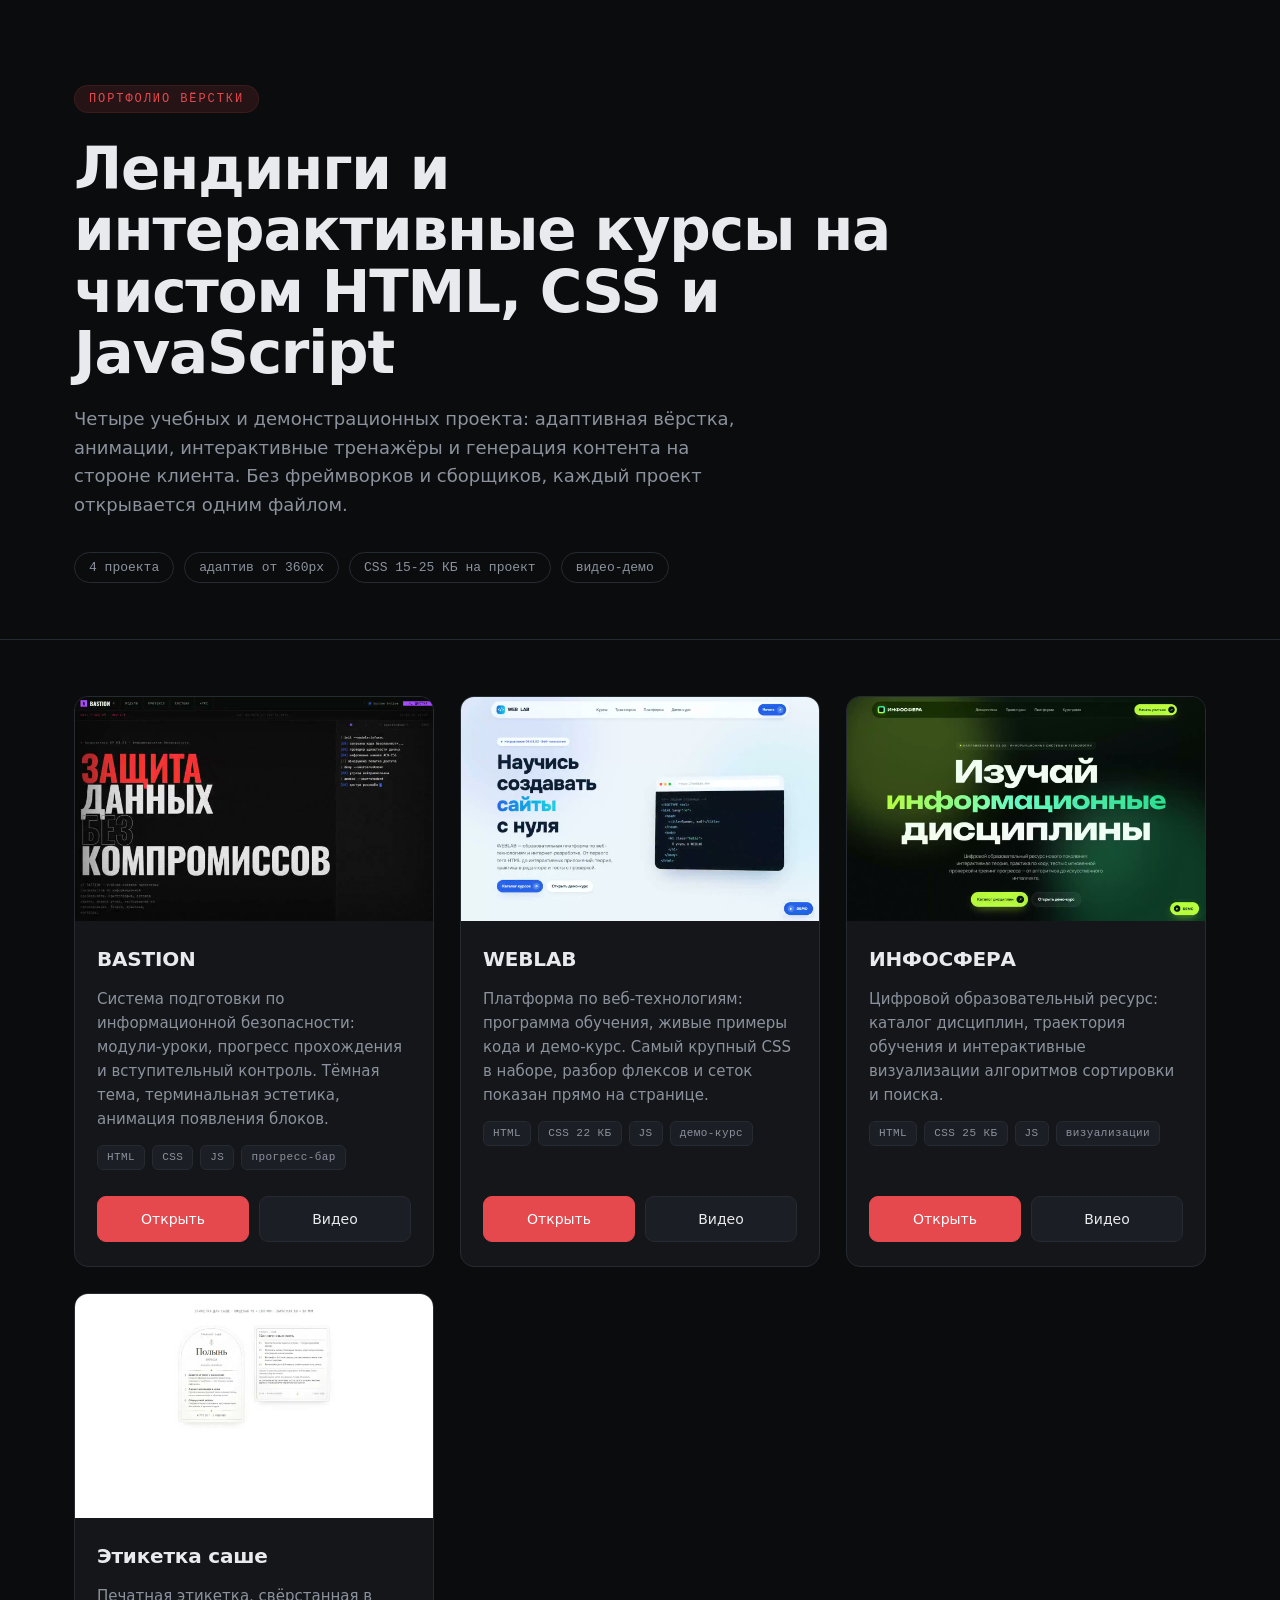
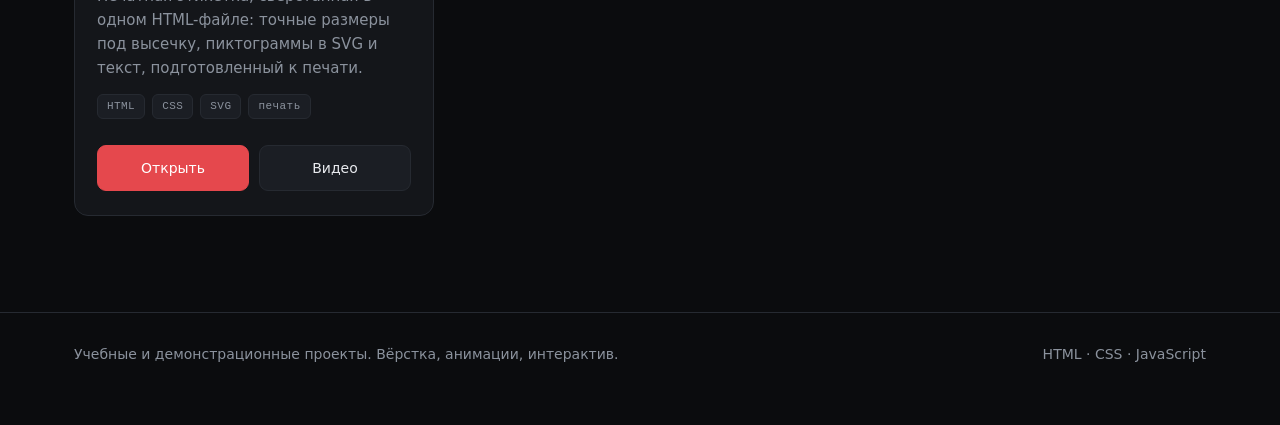
<file: index.html>
<!DOCTYPE html>
<html lang="ru">
<head>
<meta charset="UTF-8">
<meta name="viewport" content="width=device-width, initial-scale=1">
<title>Лендинги и интерактивные курсы</title>
<meta name="description" content="Учебные и демонстрационные лендинги на чистом HTML, CSS и JavaScript.">
<style>
  :root {
    --bg: #0b0c0e;
    --panel: #14161a;
    --panel-2: #1b1e24;
    --line: #262a31;
    --text: #e8eaee;
    --muted: #8b929d;
    --accent: #e5484d;
    --accent-soft: rgba(229, 72, 77, 0.12);
    --radius: 14px;
  }

  * { box-sizing: border-box; }

  html { scroll-behavior: smooth; }

  body {
    margin: 0;
    background: var(--bg);
    color: var(--text);
    font: 16px/1.6 "Inter", "Segoe UI", system-ui, -apple-system, sans-serif;
    -webkit-font-smoothing: antialiased;
  }

  a { color: inherit; text-decoration: none; }

  .wrap {
    max-width: 1180px;
    margin: 0 auto;
    padding: 0 24px;
  }

  header {
    padding: 84px 0 56px;
    border-bottom: 1px solid var(--line);
  }

  .eyebrow {
    display: inline-block;
    font: 500 12px/1 ui-monospace, "SF Mono", Consolas, monospace;
    letter-spacing: 0.16em;
    text-transform: uppercase;
    color: var(--accent);
    border: 1px solid var(--accent-soft);
    background: var(--accent-soft);
    border-radius: 999px;
    padding: 7px 14px;
    margin-bottom: 26px;
  }

  h1 {
    font-size: clamp(34px, 5.2vw, 58px);
    line-height: 1.06;
    letter-spacing: -0.02em;
    margin: 0 0 20px;
    max-width: 15em;
  }

  .lead {
    color: var(--muted);
    font-size: 18px;
    max-width: 60ch;
    margin: 0 0 32px;
  }

  .meta {
    display: flex;
    flex-wrap: wrap;
    gap: 10px;
  }

  .chip {
    font: 500 13px/1 ui-monospace, "SF Mono", Consolas, monospace;
    color: var(--muted);
    border: 1px solid var(--line);
    border-radius: 999px;
    padding: 8px 14px;
  }

  main { padding: 56px 0 96px; }

  .grid {
    display: grid;
    grid-template-columns: repeat(auto-fit, minmax(320px, 1fr));
    gap: 26px;
  }

  .card {
    background: var(--panel);
    border: 1px solid var(--line);
    border-radius: var(--radius);
    overflow: hidden;
    display: flex;
    flex-direction: column;
    transition: border-color 0.18s ease, transform 0.18s ease;
  }

  .card:hover {
    border-color: #3a4049;
    transform: translateY(-3px);
  }

  .shot {
    display: block;
    aspect-ratio: 16 / 10;
    background: var(--panel-2);
    position: relative;
    overflow: hidden;
  }

  .shot img {
    width: 100%;
    height: 100%;
    object-fit: cover;
    object-position: top center;
    display: block;
  }

  .body { padding: 22px 22px 24px; display: flex; flex-direction: column; gap: 12px; flex: 1; }

  h2 {
    font-size: 20px;
    letter-spacing: -0.01em;
    margin: 0;
  }

  .card p {
    color: var(--muted);
    font-size: 15px;
    margin: 0;
  }

  .stack {
    display: flex;
    flex-wrap: wrap;
    gap: 7px;
    margin-top: 2px;
  }

  .stack span {
    font: 500 11px/1 ui-monospace, "SF Mono", Consolas, monospace;
    letter-spacing: 0.04em;
    color: var(--muted);
    background: var(--panel-2);
    border: 1px solid var(--line);
    border-radius: 6px;
    padding: 6px 9px;
  }

  .actions {
    display: flex;
    gap: 10px;
    margin-top: auto;
    padding-top: 14px;
  }

  .btn {
    flex: 1;
    text-align: center;
    font-size: 14px;
    font-weight: 500;
    padding: 11px 16px;
    border-radius: 9px;
    border: 1px solid var(--line);
    background: var(--panel-2);
    transition: background 0.15s ease, border-color 0.15s ease;
  }

  .btn:hover { border-color: #454b55; }

  .btn--primary {
    background: var(--accent);
    border-color: var(--accent);
    color: #fff;
  }

  .btn--primary:hover { background: #f05257; border-color: #f05257; }

  footer {
    border-top: 1px solid var(--line);
    padding: 30px 0 60px;
    color: var(--muted);
    font-size: 14px;
    display: flex;
    flex-wrap: wrap;
    gap: 16px;
    justify-content: space-between;
  }

  @media (max-width: 640px) {
    header { padding: 56px 0 40px; }
    .actions { flex-direction: column; }
  }
</style>
</head>
<body>

<header>
  <div class="wrap">
    <span class="eyebrow">Портфолио вёрстки</span>
    <h1>Лендинги и интерактивные курсы на чистом HTML, CSS и JavaScript</h1>
    <p class="lead">
      Четыре учебных и демонстрационных проекта: адаптивная вёрстка, анимации,
      интерактивные тренажёры и генерация контента на стороне клиента.
      Без фреймворков и сборщиков, каждый проект открывается одним файлом.
    </p>
    <div class="meta">
      <span class="chip">4 проекта</span>
      <span class="chip">адаптив от 360px</span>
      <span class="chip">CSS 15-25 КБ на проект</span>
      <span class="chip">видео-демо</span>
    </div>
  </div>
</header>

<main>
  <div class="wrap">
    <div class="grid">

      <article class="card">
        <a class="shot" href="bastion/index.html">
          <img src="demo/bastion.jpg" alt="BASTION: система подготовки по информационной безопасности" loading="lazy">
        </a>
        <div class="body">
          <h2>BASTION</h2>
          <p>
            Система подготовки по информационной безопасности: модули-уроки,
            прогресс прохождения и вступительный контроль. Тёмная тема,
            терминальная эстетика, анимация появления блоков.
          </p>
          <div class="stack"><span>HTML</span><span>CSS</span><span>JS</span><span>прогресс-бар</span></div>
          <div class="actions">
            <a class="btn btn--primary" href="bastion/index.html">Открыть</a>
            <a class="btn" href="demo/bastion.mp4">Видео</a>
          </div>
        </div>
      </article>

      <article class="card">
        <a class="shot" href="weblab/index.html">
          <img src="demo/weblab.jpg" alt="WEBLAB: образовательная платформа по веб-технологиям" loading="lazy">
        </a>
        <div class="body">
          <h2>WEBLAB</h2>
          <p>
            Платформа по веб-технологиям: программа обучения, живые примеры кода
            и демо-курс. Самый крупный CSS в наборе, разбор флексов и сеток
            показан прямо на странице.
          </p>
          <div class="stack"><span>HTML</span><span>CSS 22 КБ</span><span>JS</span><span>демо-курс</span></div>
          <div class="actions">
            <a class="btn btn--primary" href="weblab/index.html">Открыть</a>
            <a class="btn" href="demo/weblab.mp4">Видео</a>
          </div>
        </div>
      </article>

      <article class="card">
        <a class="shot" href="infosfera/index.html">
          <img src="demo/infosfera.jpg" alt="ИНФОСФЕРА: цифровой ресурс по информационным дисциплинам" loading="lazy">
        </a>
        <div class="body">
          <h2>ИНФОСФЕРА</h2>
          <p>
            Цифровой образовательный ресурс: каталог дисциплин, траектория
            обучения и интерактивные визуализации алгоритмов сортировки
            и поиска.
          </p>
          <div class="stack"><span>HTML</span><span>CSS 25 КБ</span><span>JS</span><span>визуализации</span></div>
          <div class="actions">
            <a class="btn btn--primary" href="infosfera/index.html">Открыть</a>
            <a class="btn" href="demo/infosfera.mp4">Видео</a>
          </div>
        </div>
      </article>

      <article class="card">
        <a class="shot" href="sachet-label/index.html">
          <img src="demo/sachet-label.jpg" alt="Вёрстка этикетки саше" loading="lazy">
        </a>
        <div class="body">
          <h2>Этикетка саше</h2>
          <p>
            Печатная этикетка, свёрстанная в одном HTML-файле: точные размеры
            под высечку, пиктограммы в SVG и текст, подготовленный к печати.
          </p>
          <div class="stack"><span>HTML</span><span>CSS</span><span>SVG</span><span>печать</span></div>
          <div class="actions">
            <a class="btn btn--primary" href="sachet-label/index.html">Открыть</a>
            <a class="btn" href="demo/sachet-label.mp4">Видео</a>
          </div>
        </div>
      </article>

    </div>
  </div>
</main>

<footer>
  <div class="wrap" style="display:flex;flex-wrap:wrap;gap:16px;justify-content:space-between;width:100%">
    <span>Учебные и демонстрационные проекты. Вёрстка, анимации, интерактив.</span>
    <span>HTML · CSS · JavaScript</span>
  </div>
</footer>

</body>
</html>
</file>
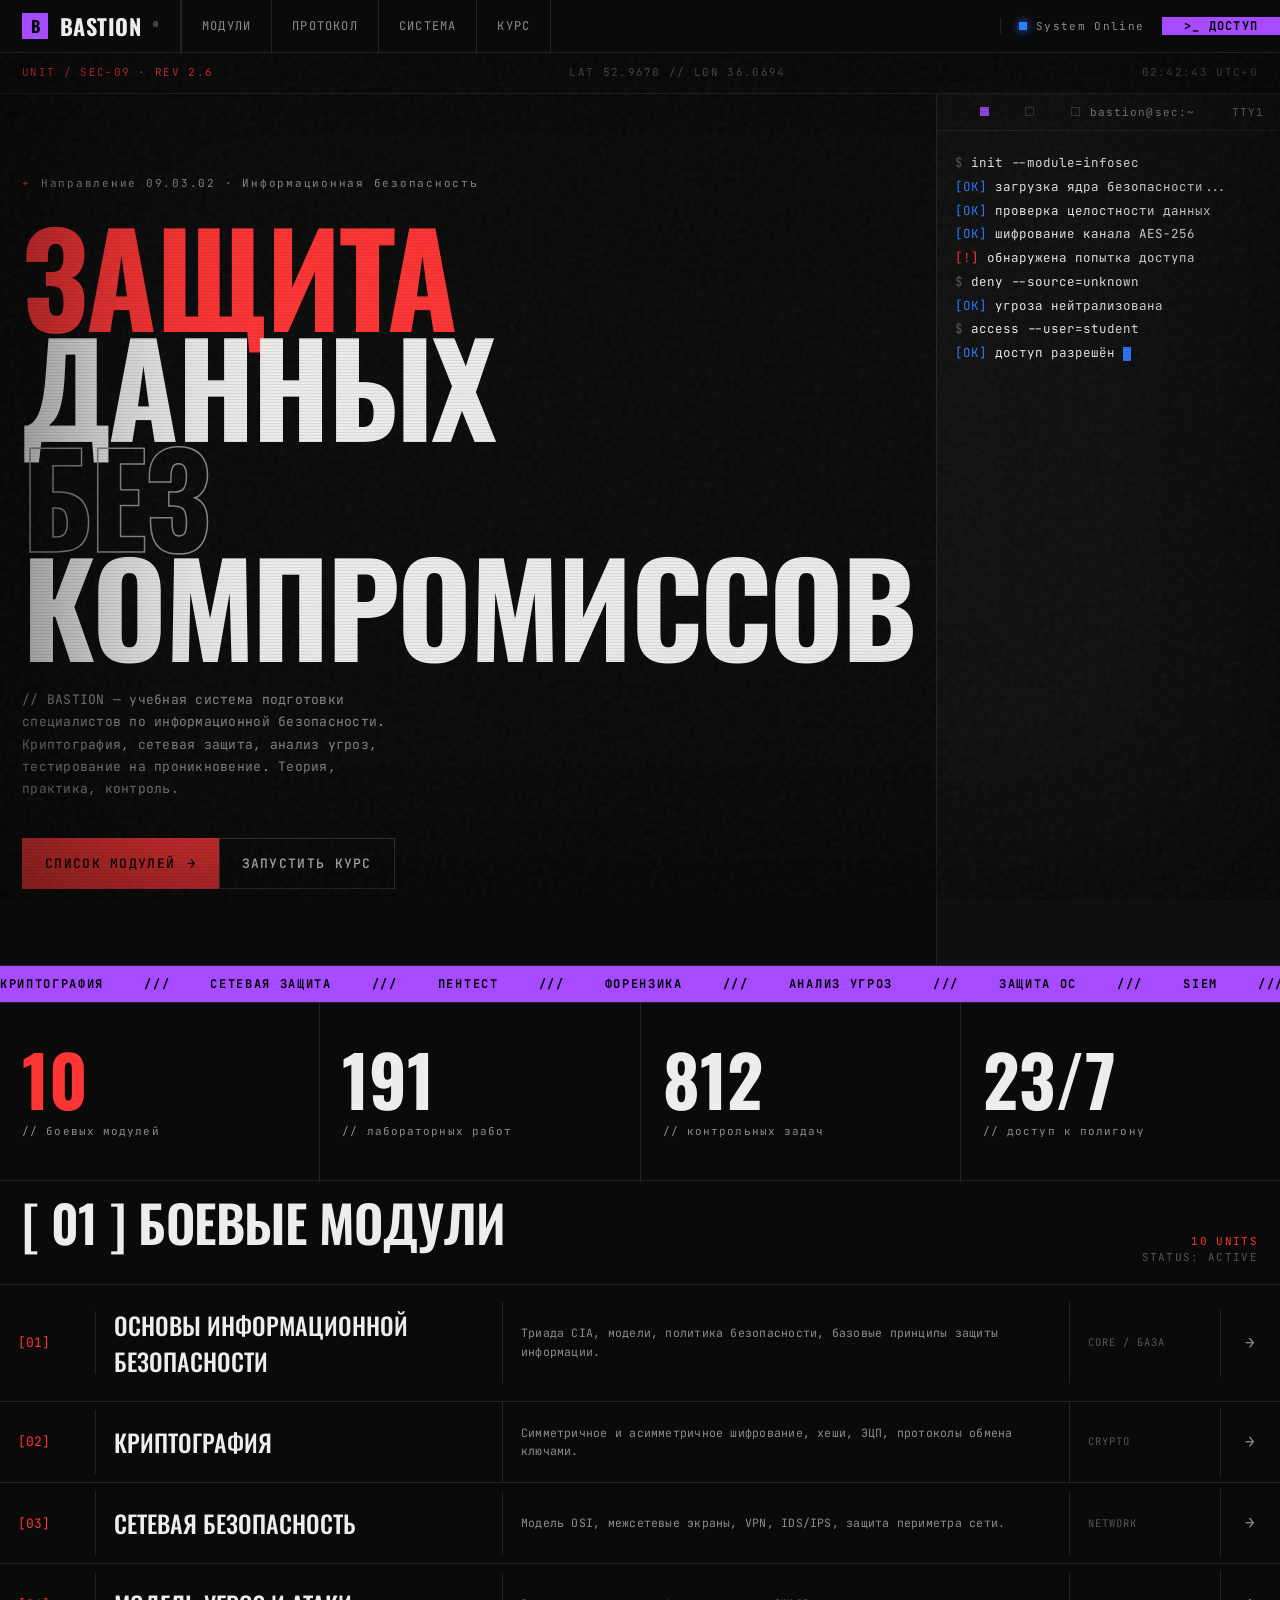
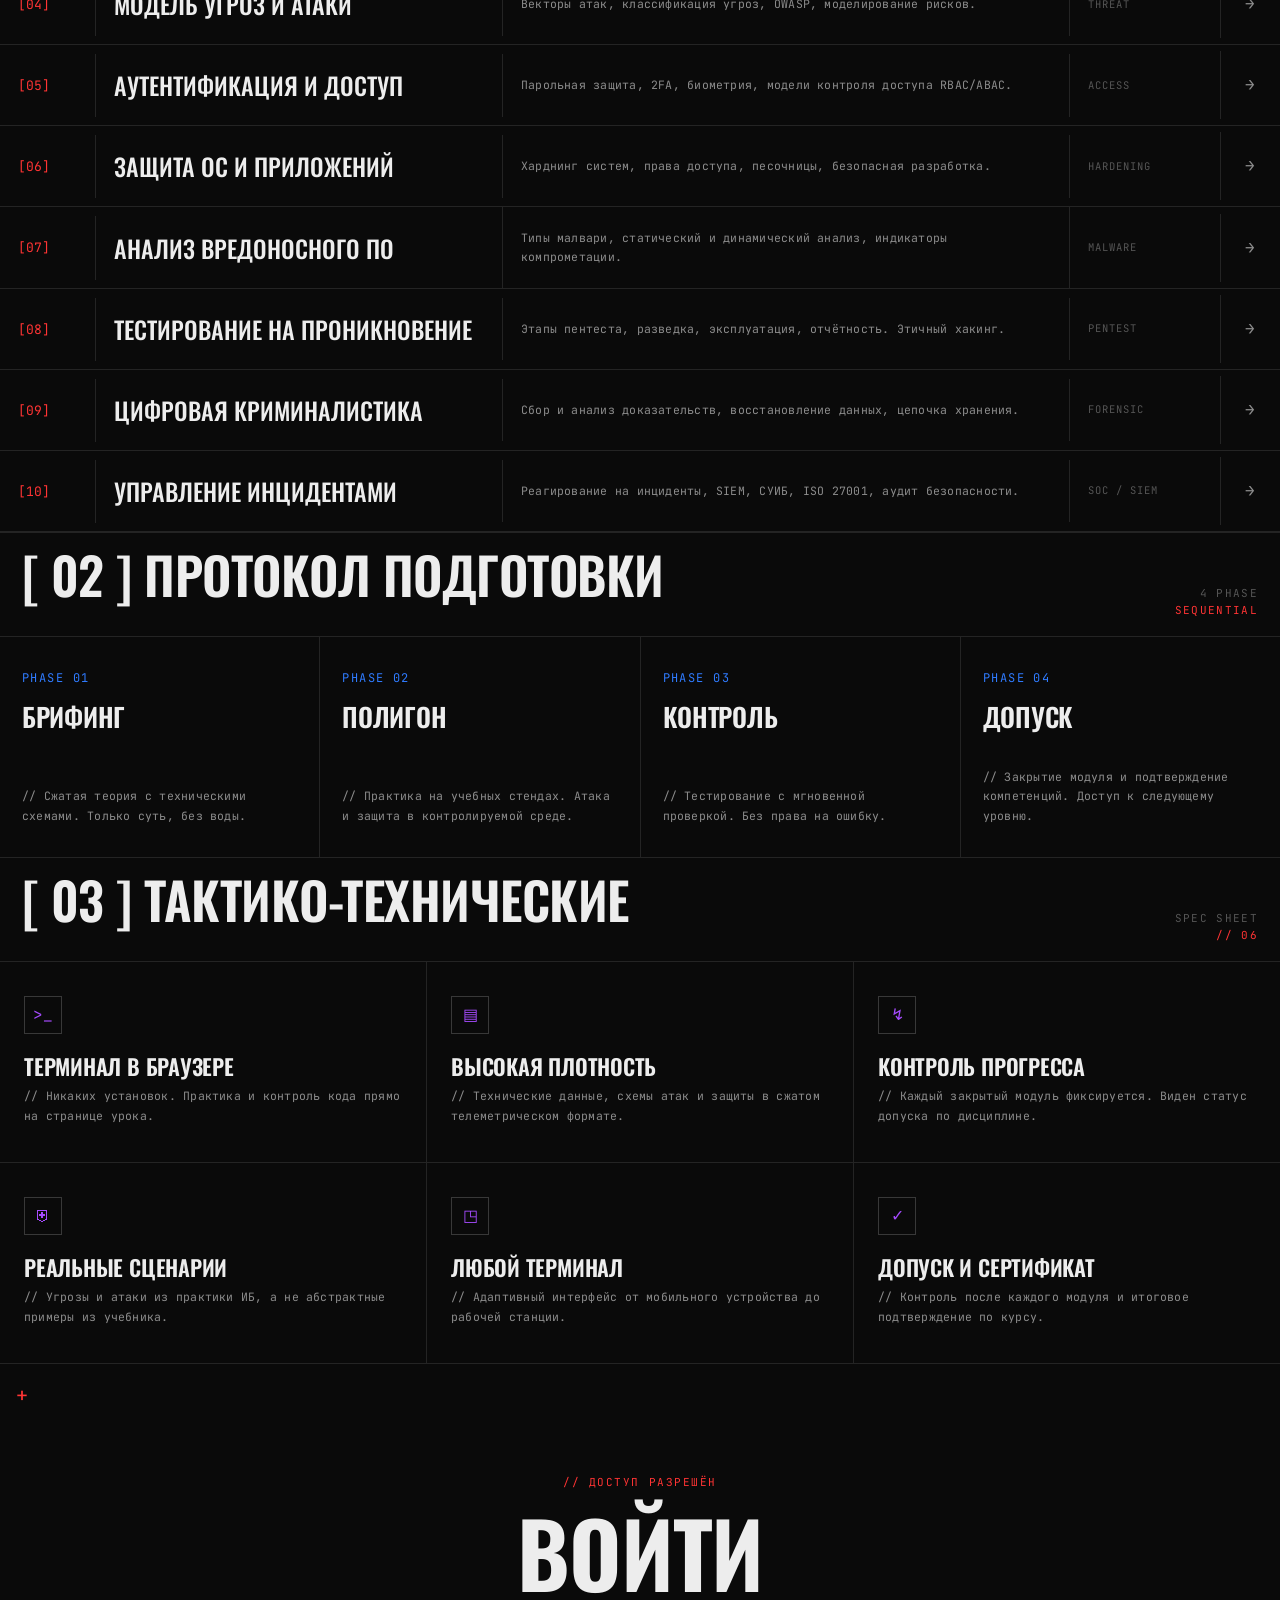
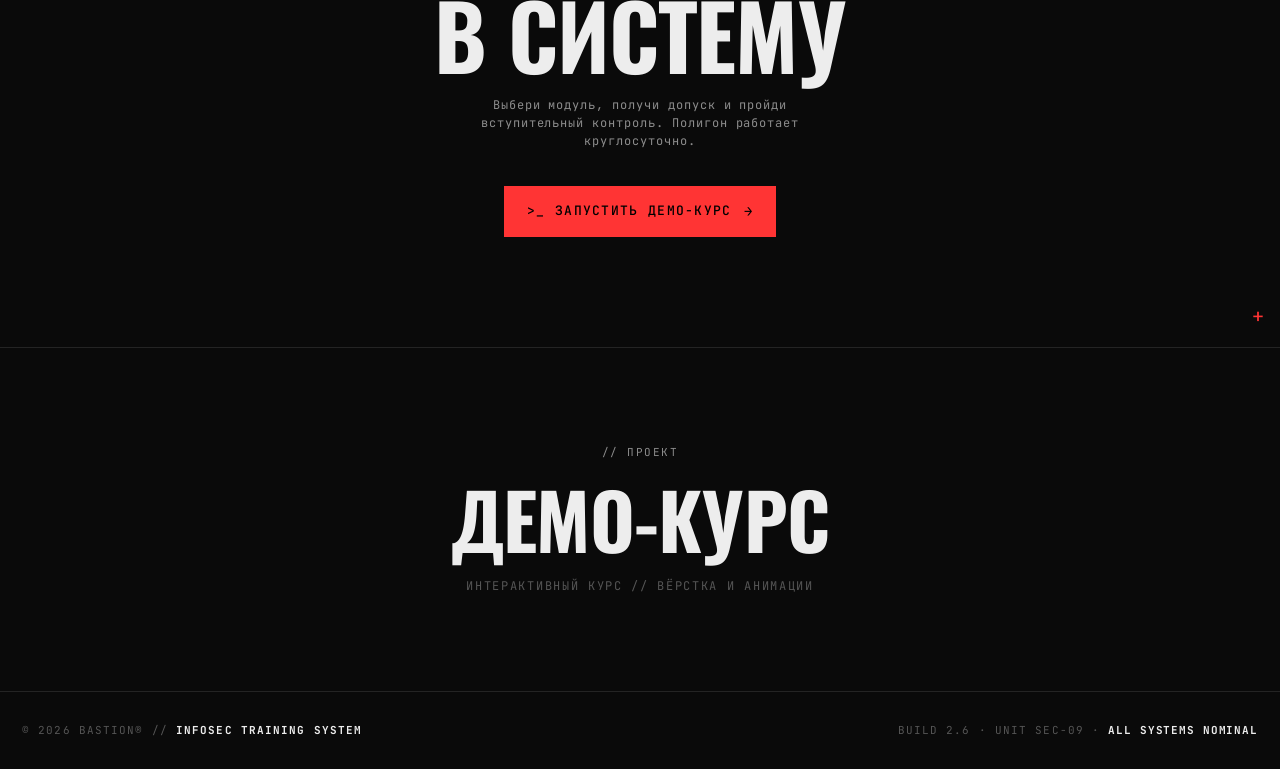
<file: bastion/index.html>
<!DOCTYPE html>
<html lang="ru">
<head>
<meta charset="UTF-8">
<meta name="viewport" content="width=device-width, initial-scale=1.0">
<title>BASTION // Информационная безопасность — система подготовки</title>
<meta name="description" content="BASTION — учебная платформа по информационной безопасности: криптография, сетевая защита, анализ угроз, пентест и цифровая криминалистика.">
<link rel="stylesheet" href="styles.css">
<link rel="preconnect" href="https://fonts.googleapis.com">
</head>
<body>

<div class="scanlines" aria-hidden="true"></div>
<div class="grain" aria-hidden="true"></div>
<div class="vignette" aria-hidden="true"></div>
<div class="prog" id="prog" aria-hidden="true"></div>

<!-- NAV -->
<nav class="nav" id="nav">
  <a class="nav__brand" href="index.html"><span class="mk">B</span><b>BASTION</b><sup>®</sup></a>
  <div class="nav__links">
    <a href="#modules">Модули</a>
    <a href="#protocol">Протокол</a>
    <a href="#system">Система</a>
    <a href="course.html">Курс</a>
  </div>
  <div class="nav__right">
    <div class="nav__stat"><span class="dot"></span>System Online</div>
    <a class="nav__cta" href="#modules">&gt;_ Доступ</a>
    <button class="burger" id="burger" aria-label="Меню"><span></span><span></span></button>
  </div>
</nav>
<div class="mobile" id="mobile">
  <a href="#modules">Модули</a><a href="#protocol">Протокол</a><a href="#system">Система</a><a href="course.html">Курс</a>
</div>

<!-- HERO -->
<header class="hero">
  <div class="hero__meta">
    <span class="id">UNIT / SEC-09 · REV 2.6</span>
    <span>LAT 52.9670 // LON 36.0694</span>
    <span id="clock">--:--:--</span>
  </div>
  <div class="hero__grid">
    <div class="hero__left">
      <div class="hero__tag reveal">Направление 09.03.02 · Информационная безопасность</div>
      <h1 class="reveal">
        <span class="red">ЗАЩИТА</span><br>
        ДАННЫХ<br>
        <span class="out">БЕЗ</span> КОМПРОМИССОВ
      </h1>
      <p class="hero__sub reveal">// BASTION — учебная система подготовки специалистов по информационной безопасности. Криптография, сетевая защита, анализ угроз, тестирование на проникновение. Теория, практика, контроль.</p>
      <div class="hero__act reveal">
        <a class="btn btn--red" href="#modules">Список модулей <span class="ar">→</span></a>
        <a class="btn" href="course.html">Запустить курс</a>
      </div>
    </div>
    <div class="term reveal">
      <div class="term__bar"><span class="x on"></span><span class="x"></span><span class="x"></span>bastion@sec:~<span>TTY1</span></div>
      <div class="term__body" id="term">
        <div><span class="c">$</span> <span class="w">init --module=infosec</span></div>
        <div><span class="g">[OK]</span> загрузка ядра безопасности...</div>
        <div><span class="g">[OK]</span> проверка целостности данных</div>
        <div><span class="g">[OK]</span> шифрование канала AES-256</div>
        <div><span class="r">[!]</span> обнаружена попытка доступа</div>
        <div><span class="c">$</span> <span class="w">deny --source=unknown</span></div>
        <div><span class="g">[OK]</span> угроза нейтрализована</div>
        <div><span class="c">$</span> <span class="w">access --user=student</span></div>
        <div><span class="g">[OK]</span> доступ разрешён <span class="cursor"></span></div>
      </div>
    </div>
  </div>
</header>

<!-- TICKER -->
<div class="ticker">
  <div class="ticker__t">
    <span>Криптография</span><span>Сетевая защита</span><span>Пентест</span><span>Форензика</span><span>Анализ угроз</span><span>Защита ОС</span><span>SIEM</span>
    <span>Криптография</span><span>Сетевая защита</span><span>Пентест</span><span>Форензика</span><span>Анализ угроз</span><span>Защита ОС</span><span>SIEM</span>
  </div>
</div>

<!-- STATS -->
<section class="stats" id="system">
  <div class="scell reveal"><div class="num"><span class="red">10</span></div><div class="cap">// боевых модулей</div></div>
  <div class="scell reveal"><div class="num" data-count="200">0</div><div class="cap">// лабораторных работ</div></div>
  <div class="scell reveal"><div class="num" data-count="850">0</div><div class="cap">// контрольных задач</div></div>
  <div class="scell reveal"><div class="num" data-count="24" data-suffix="/7">0</div><div class="cap">// доступ к полигону</div></div>
</section>

<!-- MODULES -->
<section id="modules">
  <div class="shead">
    <h2 class="reveal">[ 01 ] Боевые модули</h2>
    <div class="meta reveal"><span class="red">10 UNITS</span><br>STATUS: ACTIVE</div>
  </div>
  <div class="modules">
    <a href="course.html" class="mrow reveal"><div class="ix">[01]</div><div class="nm">Основы информационной безопасности</div><div class="ds">Триада CIA, модели, политика безопасности, базовые принципы защиты информации.</div><div class="tg">CORE / БАЗА</div><div class="go">→</div></a>
    <a href="course.html" class="mrow reveal"><div class="ix">[02]</div><div class="nm">Криптография</div><div class="ds">Симметричное и асимметричное шифрование, хеши, ЭЦП, протоколы обмена ключами.</div><div class="tg">CRYPTO</div><div class="go">→</div></a>
    <a href="course.html" class="mrow reveal"><div class="ix">[03]</div><div class="nm">Сетевая безопасность</div><div class="ds">Модель OSI, межсетевые экраны, VPN, IDS/IPS, защита периметра сети.</div><div class="tg">NETWORK</div><div class="go">→</div></a>
    <a href="course.html" class="mrow reveal"><div class="ix">[04]</div><div class="nm">Модель угроз и атаки</div><div class="ds">Векторы атак, классификация угроз, OWASP, моделирование рисков.</div><div class="tg">THREAT</div><div class="go">→</div></a>
    <a href="course.html" class="mrow reveal"><div class="ix">[05]</div><div class="nm">Аутентификация и доступ</div><div class="ds">Парольная защита, 2FA, биометрия, модели контроля доступа RBAC/ABAC.</div><div class="tg">ACCESS</div><div class="go">→</div></a>
    <a href="course.html" class="mrow reveal"><div class="ix">[06]</div><div class="nm">Защита ОС и приложений</div><div class="ds">Харднинг систем, права доступа, песочницы, безопасная разработка.</div><div class="tg">HARDENING</div><div class="go">→</div></a>
    <a href="course.html" class="mrow reveal"><div class="ix">[07]</div><div class="nm">Анализ вредоносного ПО</div><div class="ds">Типы малвари, статический и динамический анализ, индикаторы компрометации.</div><div class="tg">MALWARE</div><div class="go">→</div></a>
    <a href="course.html" class="mrow reveal"><div class="ix">[08]</div><div class="nm">Тестирование на проникновение</div><div class="ds">Этапы пентеста, разведка, эксплуатация, отчётность. Этичный хакинг.</div><div class="tg">PENTEST</div><div class="go">→</div></a>
    <a href="course.html" class="mrow reveal"><div class="ix">[09]</div><div class="nm">Цифровая криминалистика</div><div class="ds">Сбор и анализ доказательств, восстановление данных, цепочка хранения.</div><div class="tg">FORENSIC</div><div class="go">→</div></a>
    <a href="course.html" class="mrow reveal"><div class="ix">[10]</div><div class="nm">Управление инцидентами</div><div class="ds">Реагирование на инциденты, SIEM, СУИБ, ISO 27001, аудит безопасности.</div><div class="tg">SOC / SIEM</div><div class="go">→</div></a>
  </div>
</section>

<!-- PROTOCOL -->
<section id="protocol">
  <div class="shead">
    <h2 class="reveal">[ 02 ] Протокол подготовки</h2>
    <div class="meta reveal">4 PHASE<br><span class="red">SEQUENTIAL</span></div>
  </div>
  <div class="proto">
    <div class="pcell reveal"><div class="n">PHASE 01</div><h3>Брифинг</h3><p>// Сжатая теория с техническими схемами. Только суть, без воды.</p></div>
    <div class="pcell reveal"><div class="n">PHASE 02</div><h3>Полигон</h3><p>// Практика на учебных стендах. Атака и защита в контролируемой среде.</p></div>
    <div class="pcell reveal"><div class="n">PHASE 03</div><h3>Контроль</h3><p>// Тестирование с мгновенной проверкой. Без права на ошибку.</p></div>
    <div class="pcell reveal"><div class="n">PHASE 04</div><h3>Допуск</h3><p>// Закрытие модуля и подтверждение компетенций. Доступ к следующему уровню.</p></div>
  </div>
</section>

<!-- FEATURES -->
<section>
  <div class="shead">
    <h2 class="reveal">[ 03 ] Тактико-технические</h2>
    <div class="meta reveal">SPEC SHEET<br><span class="red">// 06</span></div>
  </div>
  <div class="feats">
    <div class="fcell reveal"><div class="ic">&gt;_</div><h3>Терминал в браузере</h3><p>// Никаких установок. Практика и контроль кода прямо на странице урока.</p></div>
    <div class="fcell reveal"><div class="ic">▤</div><h3>Высокая плотность</h3><p>// Технические данные, схемы атак и защиты в сжатом телеметрическом формате.</p></div>
    <div class="fcell reveal"><div class="ic">↯</div><h3>Контроль прогресса</h3><p>// Каждый закрытый модуль фиксируется. Виден статус допуска по дисциплине.</p></div>
    <div class="fcell reveal"><div class="ic">⛨</div><h3>Реальные сценарии</h3><p>// Угрозы и атаки из практики ИБ, а не абстрактные примеры из учебника.</p></div>
    <div class="fcell reveal"><div class="ic">◳</div><h3>Любой терминал</h3><p>// Адаптивный интерфейс от мобильного устройства до рабочей станции.</p></div>
    <div class="fcell reveal"><div class="ic">✓</div><h3>Допуск и сертификат</h3><p>// Контроль после каждого модуля и итоговое подтверждение по курсу.</p></div>
  </div>
</section>

<!-- CTA -->
<section class="cta">
  <div class="lbl lbl-red reveal" style="margin-bottom:20px">// ДОСТУП РАЗРЕШЁН</div>
  <h2 class="reveal">Войти<br>в систему</h2>
  <p class="reveal">Выбери модуль, получи допуск и пройди вступительный контроль. Полигон работает круглосуточно.</p>
  <a class="btn btn--red reveal" href="course.html">&gt;_ Запустить демо-курс <span class="ar">→</span></a>
</section>

<!-- AUTHOR -->
<section class="author">
  <span class="lbl">// Проект</span>
  <div class="fio">ДЕМО-КУРС</div>
  <div class="sub">ИНТЕРАКТИВНЫЙ КУРС // ВЁРСТКА И АНИМАЦИИ</div>
</section>

<footer>
  <span>© 2026 BASTION® // <b>INFOSEC TRAINING SYSTEM</b></span>
  <span>BUILD 2.6 · UNIT SEC-09 · <b class="mono">ALL SYSTEMS NOMINAL</b></span>
</footer>

<script src="app.js"></script>
</body>
</html>
</file>
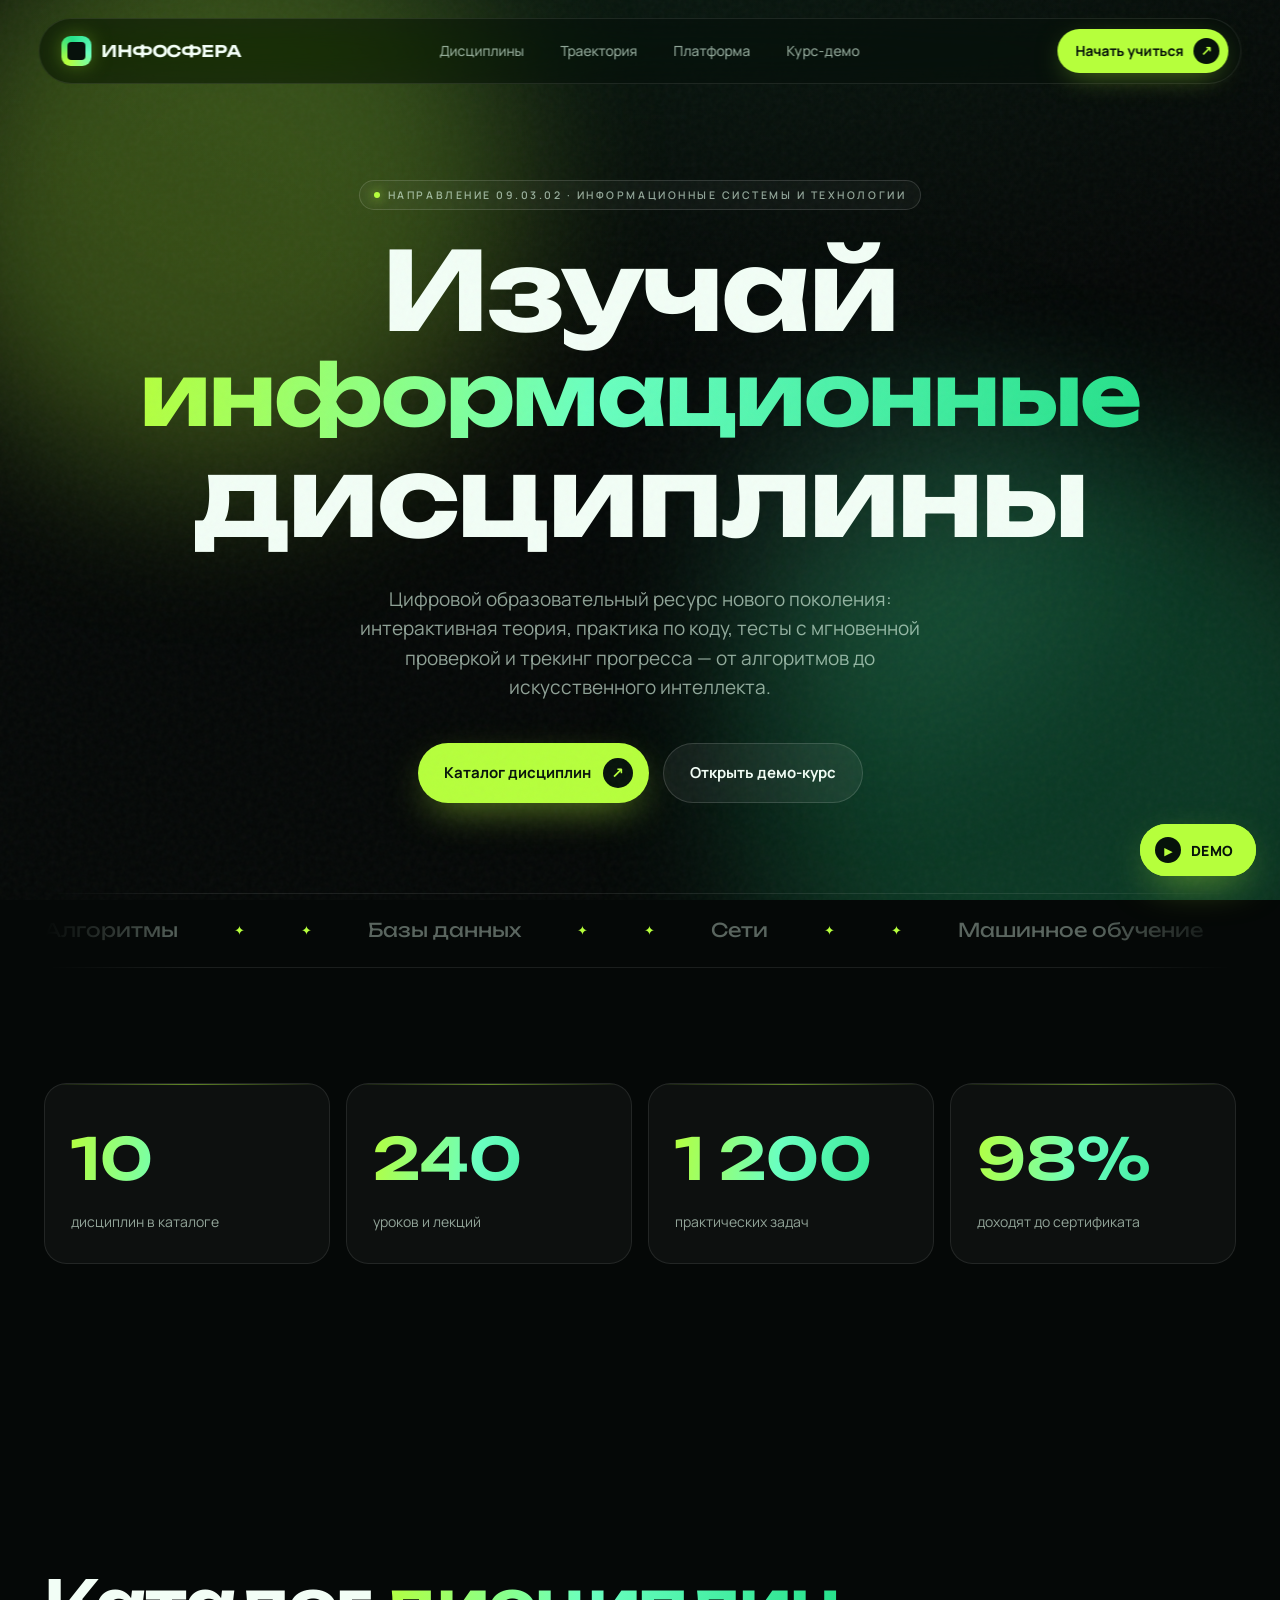
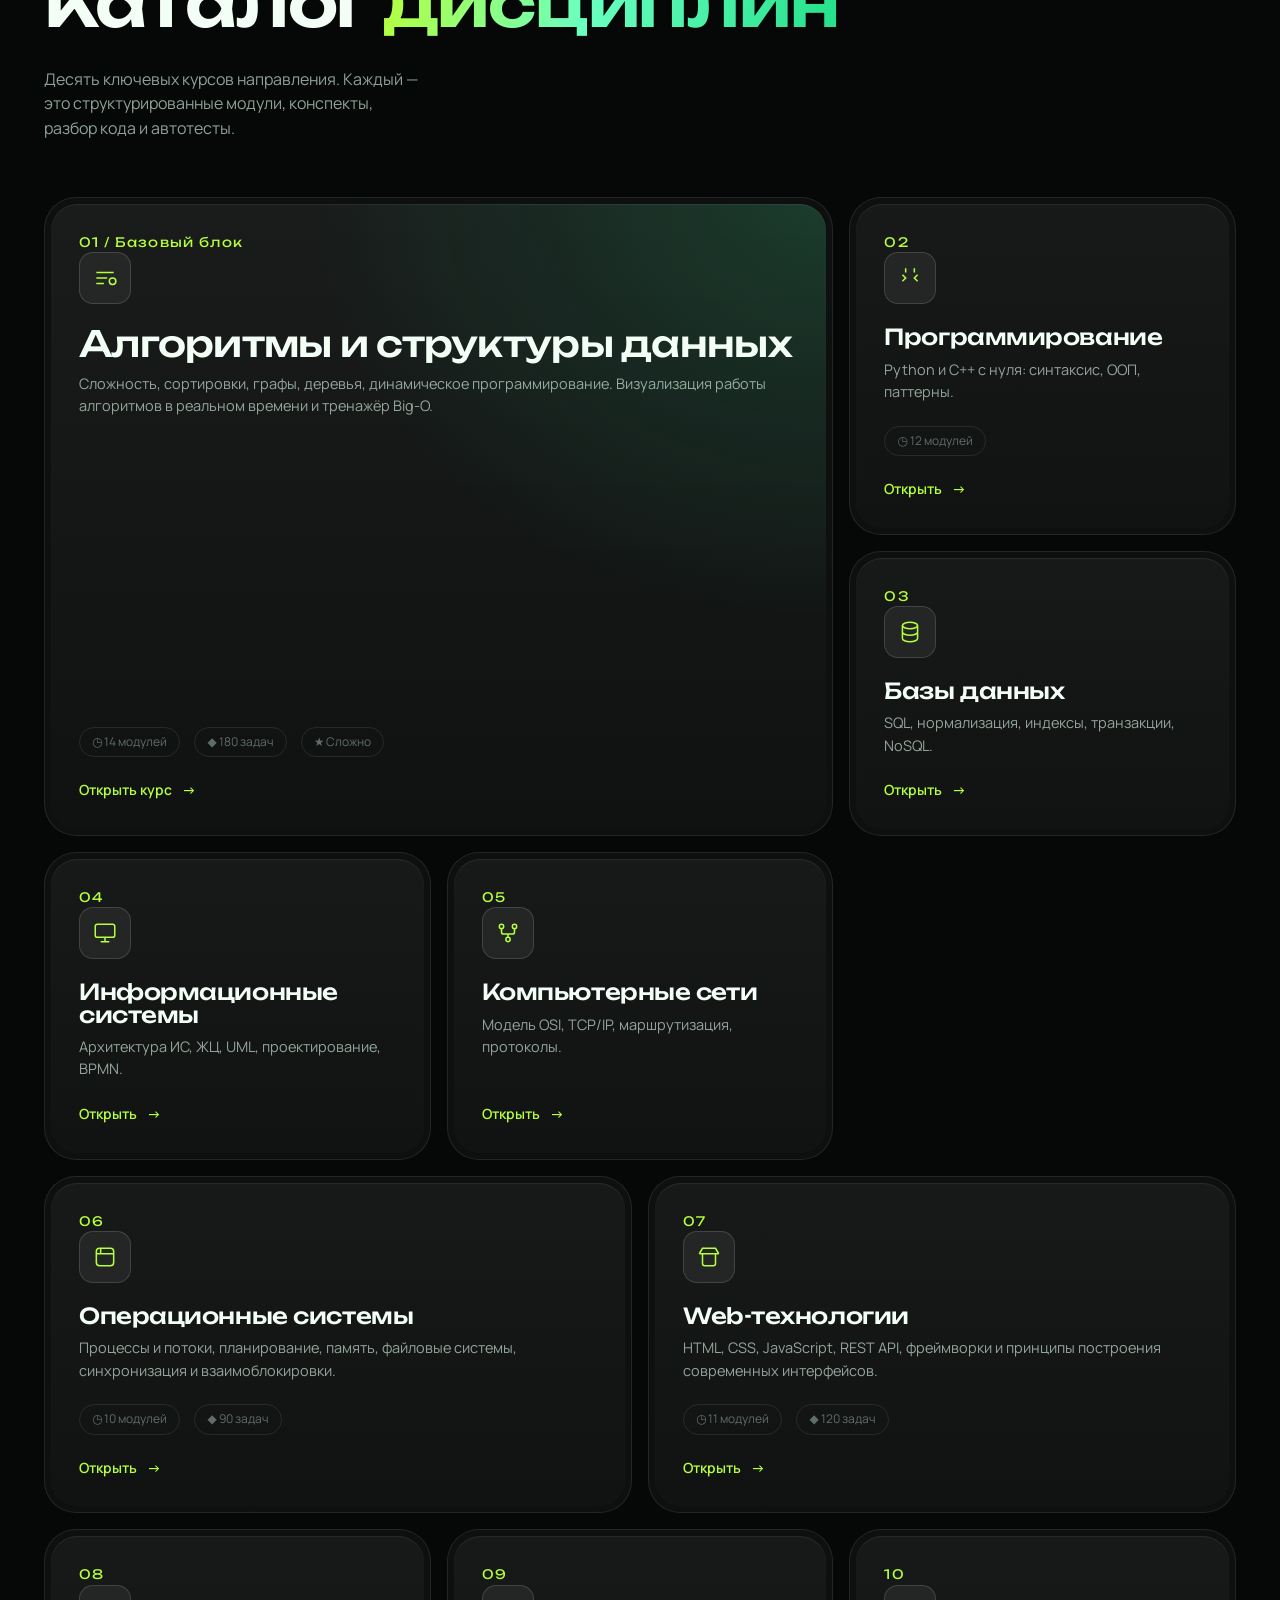
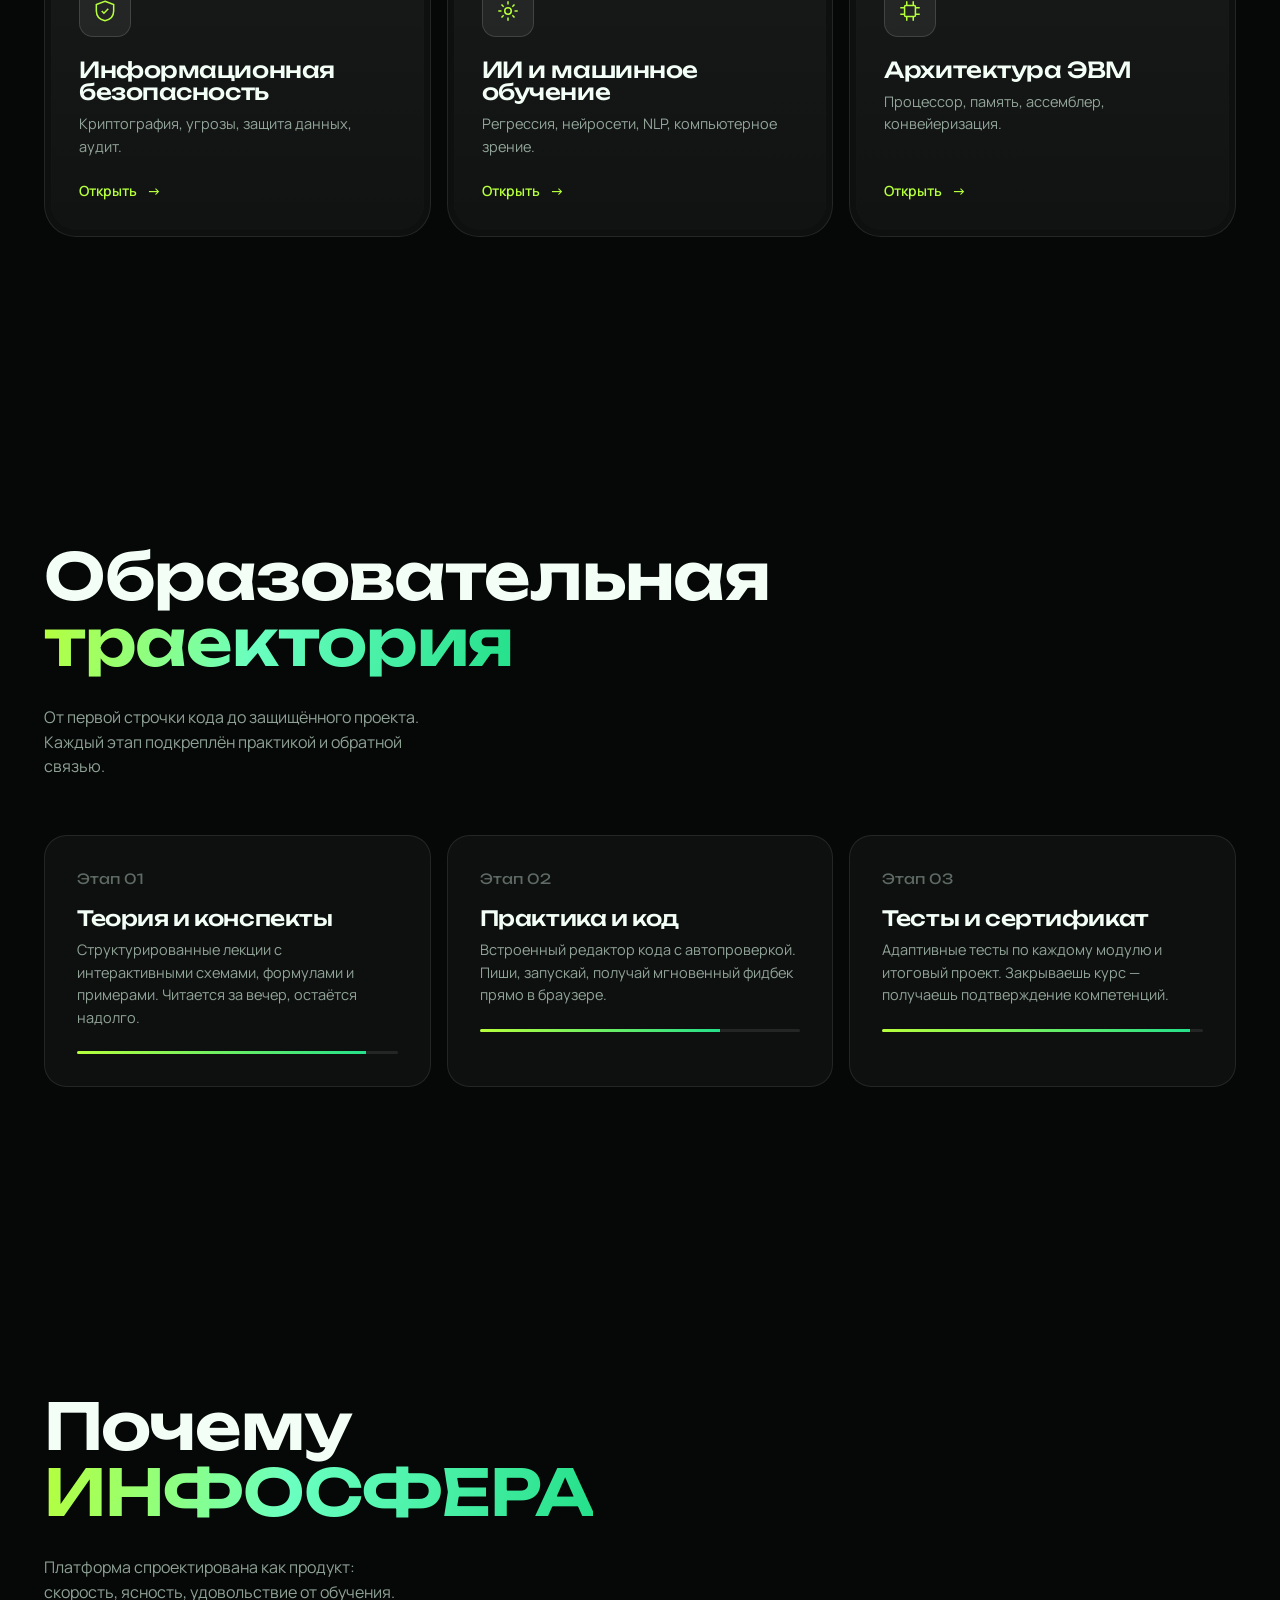
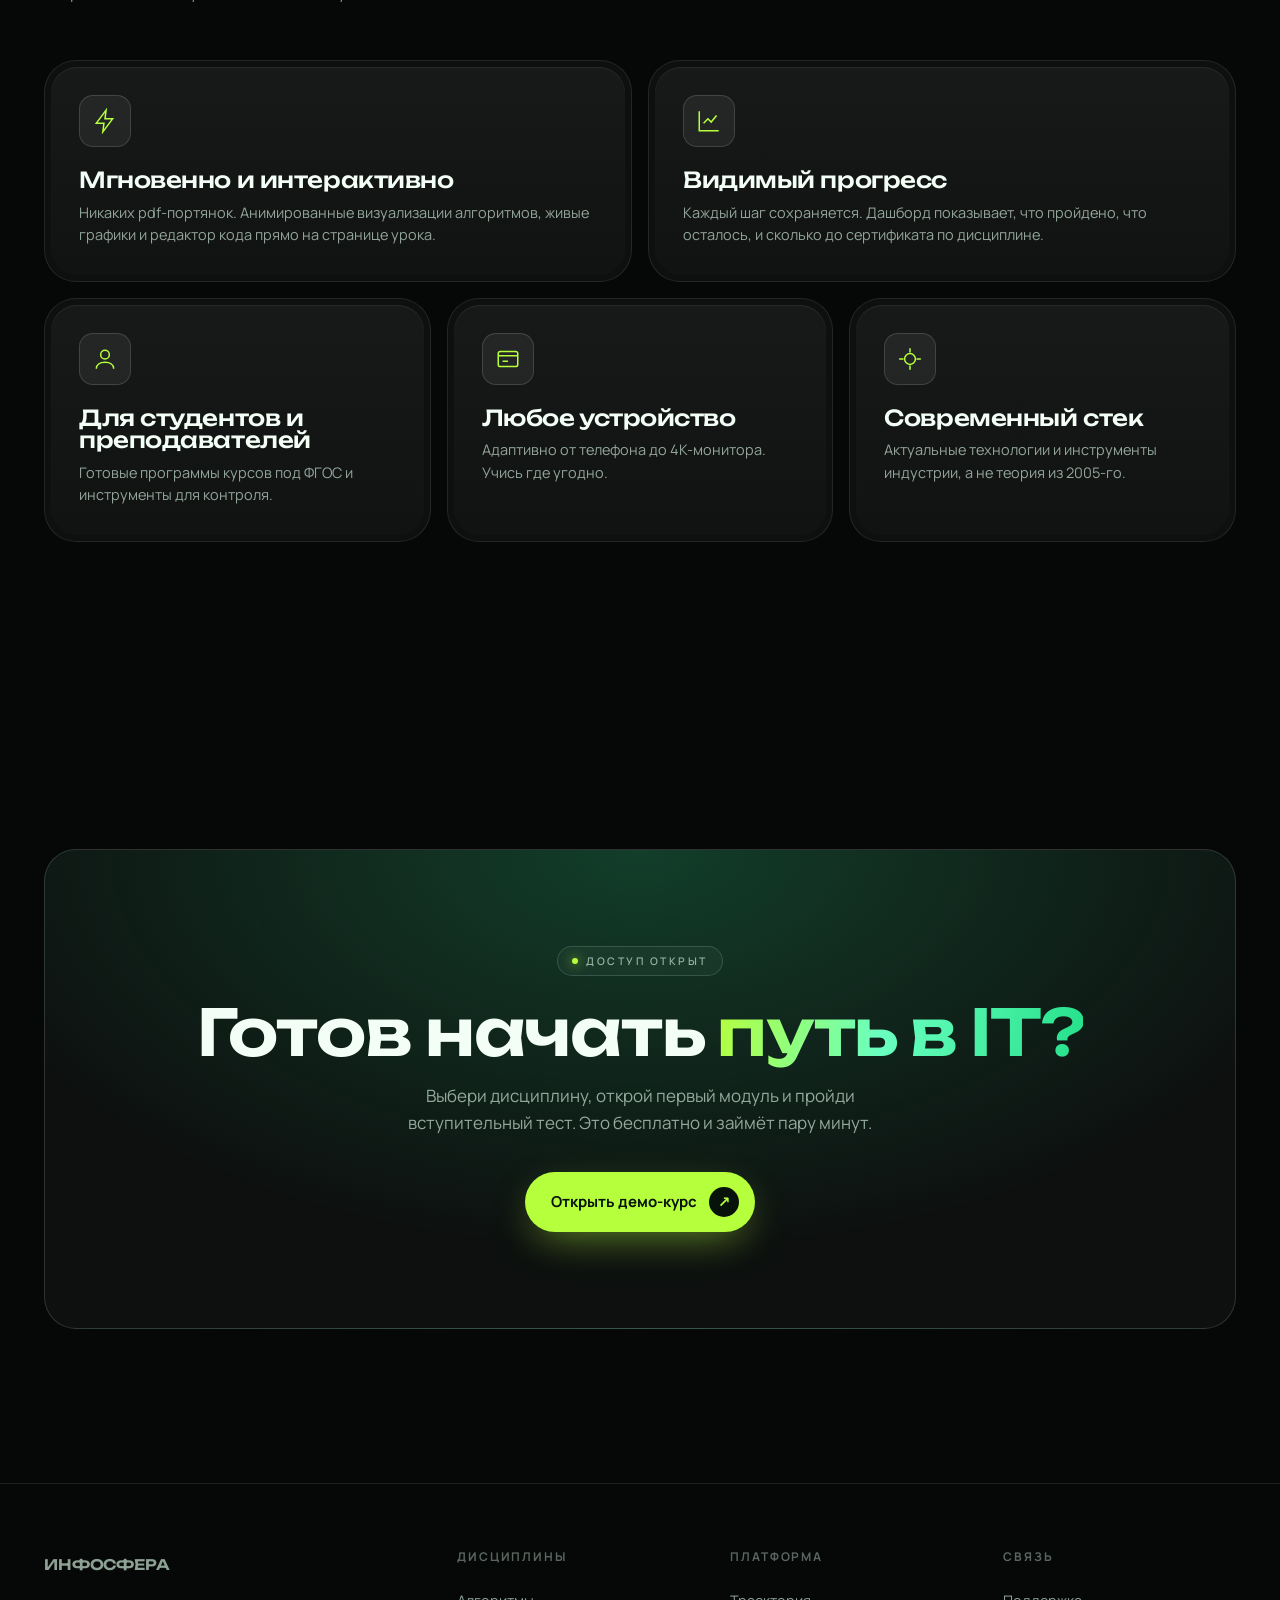
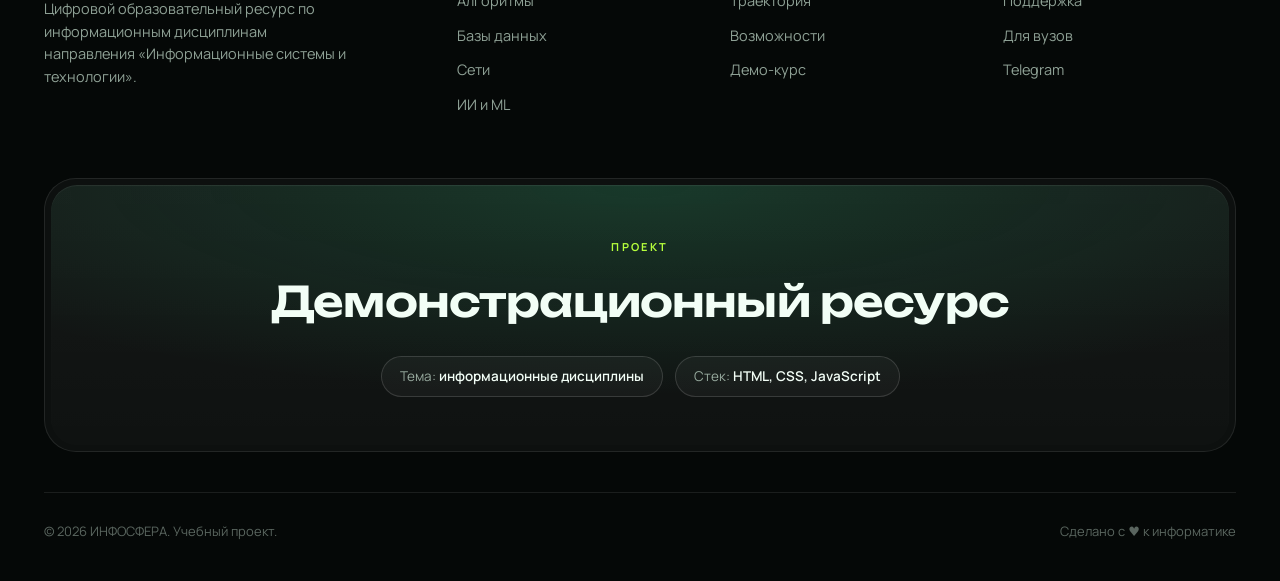
<file: infosfera/index.html>
<!DOCTYPE html>
<html lang="ru">
<head>
<meta charset="UTF-8">
<meta name="viewport" content="width=device-width, initial-scale=1.0">
<title>ИНФОСФЕРА — Цифровой образовательный ресурс по информационным дисциплинам</title>
<meta name="description" content="Современная образовательная платформа по информационным системам и технологиям: алгоритмы, базы данных, сети, ИИ, кибербезопасность и не только.">
<link rel="stylesheet" href="styles.css">
<link rel="preconnect" href="https://fonts.googleapis.com">
</head>
<body>

<!-- Ambient -->
<div class="aurora" aria-hidden="true">
  <div class="orb orb--lime"    data-speed="0.18"></div>
  <div class="orb orb--emerald" data-speed="0.10"></div>
  <div class="orb orb--mint"    data-speed="0.26"></div>
</div>
<div class="grain" aria-hidden="true"></div>
<div class="scroll-prog" id="scrollProg" aria-hidden="true"></div>

<!-- Navigation -->
<nav class="nav" id="nav">
  <a class="brand" href="index.html"><span class="mark"></span>ИНФОСФЕРА</a>
  <div class="nav-links">
    <a href="#disciplines">Дисциплины</a>
    <a href="#path">Траектория</a>
    <a href="#why">Платформа</a>
    <a href="course.html">Курс-демо</a>
  </div>
  <a class="nav-cta" href="#disciplines">Начать учиться <span class="pip">↗</span></a>
  <button class="burger" id="burger" aria-label="Меню"><span></span><span></span></button>
</nav>

<!-- Mobile menu -->
<div class="mobile-menu" id="mobileMenu">
  <a href="#disciplines">Дисциплины</a>
  <a href="#path">Траектория</a>
  <a href="#why">Платформа</a>
  <a href="course.html">Курс-демо</a>
  <a href="#disciplines">Начать ↗</a>
</div>

<!-- HERO -->
<header class="hero" id="hero">
  <div class="wrap">
    <span class="eyebrow reveal">Направление 09.03.02 · Информационные системы и технологии</span>
    <h1 style="margin-top:26px">
      <span class="line"><span>Изучай</span></span>
      <span class="line"><span class="grad-text">информационные</span></span>
      <span class="line"><span>дисциплины</span></span>
    </h1>
    <p>Цифровой образовательный ресурс нового поколения: интерактивная теория, практика по коду, тесты с мгновенной проверкой и трекинг прогресса — от алгоритмов до искусственного интеллекта.</p>
    <div class="hero-actions">
      <a class="btn btn--primary" href="#disciplines">Каталог дисциплин <span class="pip">↗</span></a>
      <a class="btn btn--ghost" href="course.html">Открыть демо-курс</a>
    </div>

    <div class="marquee" style="margin-top:90px">
      <div class="marquee-track">
        <span>Алгоритмы<span></span></span><span>Базы данных<span></span></span><span>Сети<span></span></span><span>Машинное обучение<span></span></span><span>Кибербезопасность<span></span></span><span>Операционные системы<span></span></span><span>Web<span></span></span>
        <span>Алгоритмы<span></span></span><span>Базы данных<span></span></span><span>Сети<span></span></span><span>Машинное обучение<span></span></span><span>Кибербезопасность<span></span></span><span>Операционные системы<span></span></span><span>Web<span></span></span>
      </div>
    </div>
  </div>
</header>

<!-- STATS -->
<section style="padding-top:0">
  <div class="wrap">
    <div class="stats-grid">
      <div class="stat reveal">      <div class="num grad-text" data-count="10">0</div>  <div class="label">дисциплин в каталоге</div></div>
      <div class="stat reveal d1">    <div class="num grad-text" data-count="240">0</div> <div class="label">уроков и лекций</div></div>
      <div class="stat reveal d2">    <div class="num grad-text" data-count="1200">0</div><div class="label">практических задач</div></div>
      <div class="stat reveal d3">    <div class="num grad-text" data-count="98" data-suffix="%">0</div><div class="label">доходят до сертификата</div></div>
    </div>
  </div>
</section>

<!-- DISCIPLINES -->
<section id="disciplines">
  <div class="wrap">
    <div class="sec-head">
      <h2 class="reveal">Каталог <span class="grad-text">дисциплин</span></h2>
      <p class="reveal d1">Десять ключевых курсов направления. Каждый — это структурированные модули, конспекты, разбор кода и автотесты.</p>
    </div>

    <div class="bento" id="bento">
      <!-- Feature card -->
      <a href="course.html" class="card feature c-wide reveal" style="grid-row: span 2">
        <span class="card__glow" data-glow></span>
        <div class="card__inner">
          <span class="ix">01 / Базовый блок</span>
          <div class="ico"><svg viewBox="0 0 24 24"><path d="M4 7h16M4 12h10M4 17h7"/><circle cx="19" cy="15" r="3"/></svg></div>
          <h3>Алгоритмы и структуры данных</h3>
          <p>Сложность, сортировки, графы, деревья, динамическое программирование. Визуализация работы алгоритмов в реальном времени и тренажёр Big-O.</p>
          <div class="meta"><span>◷ 14 модулей</span><span>◆ 180 задач</span><span>★ Сложно</span></div>
          <span class="go">Открыть курс <span class="arr">→</span></span>
        </div>
      </a>

      <a href="course.html" class="card c-tall reveal d1">
        <span class="card__glow" data-glow></span>
        <div class="card__inner">
          <span class="ix">02</span>
          <div class="ico"><svg viewBox="0 0 24 24"><path d="M8 3v4M16 3v4M5 9l3 3-3 3M19 15l-3-3 3-3"/></svg></div>
          <h3>Программирование</h3>
          <p>Python и C++ с нуля: синтаксис, ООП, паттерны.</p>
          <div class="meta"><span>◷ 12 модулей</span></div>
          <span class="go">Открыть <span class="arr">→</span></span>
        </div>
      </a>

      <a href="course.html" class="card c-third reveal">
        <span class="card__glow" data-glow></span>
        <div class="card__inner">
          <span class="ix">03</span>
          <div class="ico"><svg viewBox="0 0 24 24"><ellipse cx="12" cy="6" rx="7" ry="3"/><path d="M5 6v6c0 1.7 3.1 3 7 3s7-1.3 7-3V6M5 12v6c0 1.7 3.1 3 7 3s7-1.3 7-3v-6"/></svg></div>
          <h3>Базы данных</h3>
          <p>SQL, нормализация, индексы, транзакции, NoSQL.</p>
          <span class="go">Открыть <span class="arr">→</span></span>
        </div>
      </a>

      <a href="course.html" class="card c-third reveal d1">
        <span class="card__glow" data-glow></span>
        <div class="card__inner">
          <span class="ix">04</span>
          <div class="ico"><svg viewBox="0 0 24 24"><rect x="3" y="4" width="18" height="12" rx="2"/><path d="M8 20h8M12 16v4"/></svg></div>
          <h3>Информационные системы</h3>
          <p>Архитектура ИС, ЖЦ, UML, проектирование, BPMN.</p>
          <span class="go">Открыть <span class="arr">→</span></span>
        </div>
      </a>

      <a href="course.html" class="card c-third reveal d2">
        <span class="card__glow" data-glow></span>
        <div class="card__inner">
          <span class="ix">05</span>
          <div class="ico"><svg viewBox="0 0 24 24"><circle cx="6" cy="6" r="2"/><circle cx="18" cy="6" r="2"/><circle cx="12" cy="18" r="2"/><path d="M6 8v3a2 2 0 0 0 2 2h8a2 2 0 0 0 2-2V8M12 13v3"/></svg></div>
          <h3>Компьютерные сети</h3>
          <p>Модель OSI, TCP/IP, маршрутизация, протоколы.</p>
          <span class="go">Открыть <span class="arr">→</span></span>
        </div>
      </a>

      <a href="course.html" class="card c-half reveal">
        <span class="card__glow" data-glow></span>
        <div class="card__inner">
          <span class="ix">06</span>
          <div class="ico"><svg viewBox="0 0 24 24"><rect x="4" y="4" width="16" height="16" rx="3"/><path d="M4 9h16M8 4v5"/></svg></div>
          <h3>Операционные системы</h3>
          <p>Процессы и потоки, планирование, память, файловые системы, синхронизация и взаимоблокировки.</p>
          <div class="meta"><span>◷ 10 модулей</span><span>◆ 90 задач</span></div>
          <span class="go">Открыть <span class="arr">→</span></span>
        </div>
      </a>

      <a href="course.html" class="card c-half reveal d1">
        <span class="card__glow" data-glow></span>
        <div class="card__inner">
          <span class="ix">07</span>
          <div class="ico"><svg viewBox="0 0 24 24"><path d="M3 9h18M3 9l3-5h12l3 5M6 9v9a2 2 0 0 0 2 2h8a2 2 0 0 0 2-2V9"/></svg></div>
          <h3>Web-технологии</h3>
          <p>HTML, CSS, JavaScript, REST API, фреймворки и принципы построения современных интерфейсов.</p>
          <div class="meta"><span>◷ 11 модулей</span><span>◆ 120 задач</span></div>
          <span class="go">Открыть <span class="arr">→</span></span>
        </div>
      </a>

      <a href="course.html" class="card c-third reveal">
        <span class="card__glow" data-glow></span>
        <div class="card__inner">
          <span class="ix">08</span>
          <div class="ico"><svg viewBox="0 0 24 24"><path d="M12 3l8 3v6c0 5-3.5 8-8 9-4.5-1-8-4-8-9V6z"/><path d="M9 12l2 2 4-4"/></svg></div>
          <h3>Информационная безопасность</h3>
          <p>Криптография, угрозы, защита данных, аудит.</p>
          <span class="go">Открыть <span class="arr">→</span></span>
        </div>
      </a>

      <a href="course.html" class="card c-third reveal d1">
        <span class="card__glow" data-glow></span>
        <div class="card__inner">
          <span class="ix">09</span>
          <div class="ico"><svg viewBox="0 0 24 24"><circle cx="12" cy="12" r="3"/><path d="M12 3v3M12 18v3M3 12h3M18 12h3M6 6l2 2M16 16l2 2M18 6l-2 2M8 16l-2 2"/></svg></div>
          <h3>ИИ и машинное обучение</h3>
          <p>Регрессия, нейросети, NLP, компьютерное зрение.</p>
          <span class="go">Открыть <span class="arr">→</span></span>
        </div>
      </a>

      <a href="course.html" class="card c-third reveal d2">
        <span class="card__glow" data-glow></span>
        <div class="card__inner">
          <span class="ix">10</span>
          <div class="ico"><svg viewBox="0 0 24 24"><rect x="7" y="7" width="10" height="10" rx="1"/><path d="M9 3v4M15 3v4M9 17v4M15 17v4M3 9h4M3 15h4M17 9h4M17 15h4"/></svg></div>
          <h3>Архитектура ЭВМ</h3>
          <p>Процессор, память, ассемблер, конвейеризация.</p>
          <span class="go">Открыть <span class="arr">→</span></span>
        </div>
      </a>
    </div>
  </div>
</section>

<!-- PATH -->
<section id="path">
  <div class="wrap">
    <div class="sec-head">
      <h2 class="reveal">Образовательная <span class="grad-text">траектория</span></h2>
      <p class="reveal d1">От первой строчки кода до защищённого проекта. Каждый этап подкреплён практикой и обратной связью.</p>
    </div>
    <div class="feat-grid">
      <div class="feat reveal" style="--w:90%">
        <div class="fnum">Этап 01</div><h3>Теория и конспекты</h3>
        <p>Структурированные лекции с интерактивными схемами, формулами и примерами. Читается за вечер, остаётся надолго.</p>
        <div class="bar"><i></i></div>
      </div>
      <div class="feat reveal d1" style="--w:75%">
        <div class="fnum">Этап 02</div><h3>Практика и код</h3>
        <p>Встроенный редактор кода с автопроверкой. Пиши, запускай, получай мгновенный фидбек прямо в браузере.</p>
        <div class="bar"><i></i></div>
      </div>
      <div class="feat reveal d2" style="--w:96%">
        <div class="fnum">Этап 03</div><h3>Тесты и сертификат</h3>
        <p>Адаптивные тесты по каждому модулю и итоговый проект. Закрываешь курс — получаешь подтверждение компетенций.</p>
        <div class="bar"><i></i></div>
      </div>
    </div>
  </div>
</section>

<!-- WHY -->
<section id="why">
  <div class="wrap">
    <div class="sec-head">
      <h2 class="reveal">Почему <span class="grad-text">ИНФОСФЕРА</span></h2>
      <p class="reveal d1">Платформа спроектирована как продукт: скорость, ясность, удовольствие от обучения.</p>
    </div>
    <div class="bento">
      <div class="card c-half reveal">
        <div class="card__inner">
          <div class="ico"><svg viewBox="0 0 24 24"><path d="M13 2L4 14h7l-1 8 9-12h-7z"/></svg></div>
          <h3>Мгновенно и интерактивно</h3>
          <p>Никаких pdf-портянок. Анимированные визуализации алгоритмов, живые графики и редактор кода прямо на странице урока.</p>
        </div>
      </div>
      <div class="card c-half reveal d1">
        <div class="card__inner">
          <div class="ico"><svg viewBox="0 0 24 24"><path d="M3 3v18h18"/><path d="M7 14l4-4 3 3 5-6"/></svg></div>
          <h3>Видимый прогресс</h3>
          <p>Каждый шаг сохраняется. Дашборд показывает, что пройдено, что осталось, и сколько до сертификата по дисциплине.</p>
        </div>
      </div>
      <div class="card c-third reveal">
        <div class="card__inner">
          <div class="ico"><svg viewBox="0 0 24 24"><circle cx="12" cy="8" r="4"/><path d="M4 21c0-4 3.6-6 8-6s8 2 8 6"/></svg></div>
          <h3>Для студентов и преподавателей</h3>
          <p>Готовые программы курсов под ФГОС и инструменты для контроля.</p>
        </div>
      </div>
      <div class="card c-third reveal d1">
        <div class="card__inner">
          <div class="ico"><svg viewBox="0 0 24 24"><rect x="3" y="5" width="18" height="14" rx="2"/><path d="M3 9h18M7 14h5"/></svg></div>
          <h3>Любое устройство</h3>
          <p>Адаптивно от телефона до 4K-монитора. Учись где угодно.</p>
        </div>
      </div>
      <div class="card c-third reveal d2">
        <div class="card__inner">
          <div class="ico"><svg viewBox="0 0 24 24"><path d="M12 2v4M12 18v4M2 12h4M18 12h4"/><circle cx="12" cy="12" r="5"/></svg></div>
          <h3>Современный стек</h3>
          <p>Актуальные технологии и инструменты индустрии, а не теория из 2005-го.</p>
        </div>
      </div>
    </div>
  </div>
</section>

<!-- CTA -->
<section>
  <div class="wrap">
    <div class="cta-banner reveal">
      <span class="eyebrow" style="margin-bottom:24px">Доступ открыт</span>
      <h2>Готов начать <span class="grad-text">путь в IT?</span></h2>
      <p>Выбери дисциплину, открой первый модуль и пройди вступительный тест. Это бесплатно и займёт пару минут.</p>
      <a class="btn btn--primary" href="course.html" style="margin-inline:auto">Открыть демо-курс <span class="pip">↗</span></a>
    </div>
  </div>
</section>

<!-- FOOTER -->
<footer>
  <div class="wrap">
    <div class="foot-grid">
      <div>
        <a class="brand" href="index.html"><span class="mark"></span>ИНФОСФЕРА</a>
        <p class="blurb">Цифровой образовательный ресурс по информационным дисциплинам направления «Информационные системы и технологии».</p>
      </div>
      <div>
        <h4>Дисциплины</h4>
        <a href="course.html">Алгоритмы</a>
        <a href="course.html">Базы данных</a>
        <a href="course.html">Сети</a>
        <a href="course.html">ИИ и ML</a>
      </div>
      <div>
        <h4>Платформа</h4>
        <a href="#path">Траектория</a>
        <a href="#why">Возможности</a>
        <a href="course.html">Демо-курс</a>
      </div>
      <div>
        <h4>Связь</h4>
        <a href="#">Поддержка</a>
        <a href="#">Для вузов</a>
        <a href="#">Telegram</a>
      </div>
    </div>
    <div class="author">
      <div class="author__inner">
        <span class="author__tag">Проект</span>
        <div class="author__name">Демонстрационный ресурс</div>
        <div class="author__meta">
          <span class="chip-a">Тема: <b>информационные дисциплины</b></span>
          <span class="chip-a">Стек: <b>HTML, CSS, JavaScript</b></span>
        </div>
      </div>
    </div>
    <div class="foot-base">
      <span>© 2026 ИНФОСФЕРА. Учебный проект.</span>
      <span>Сделано с ♥ к информатике</span>
    </div>
  </div>
</footer>

<script src="app.js"></script>
<script src="demo.js"></script>
</body>
</html>
</file>
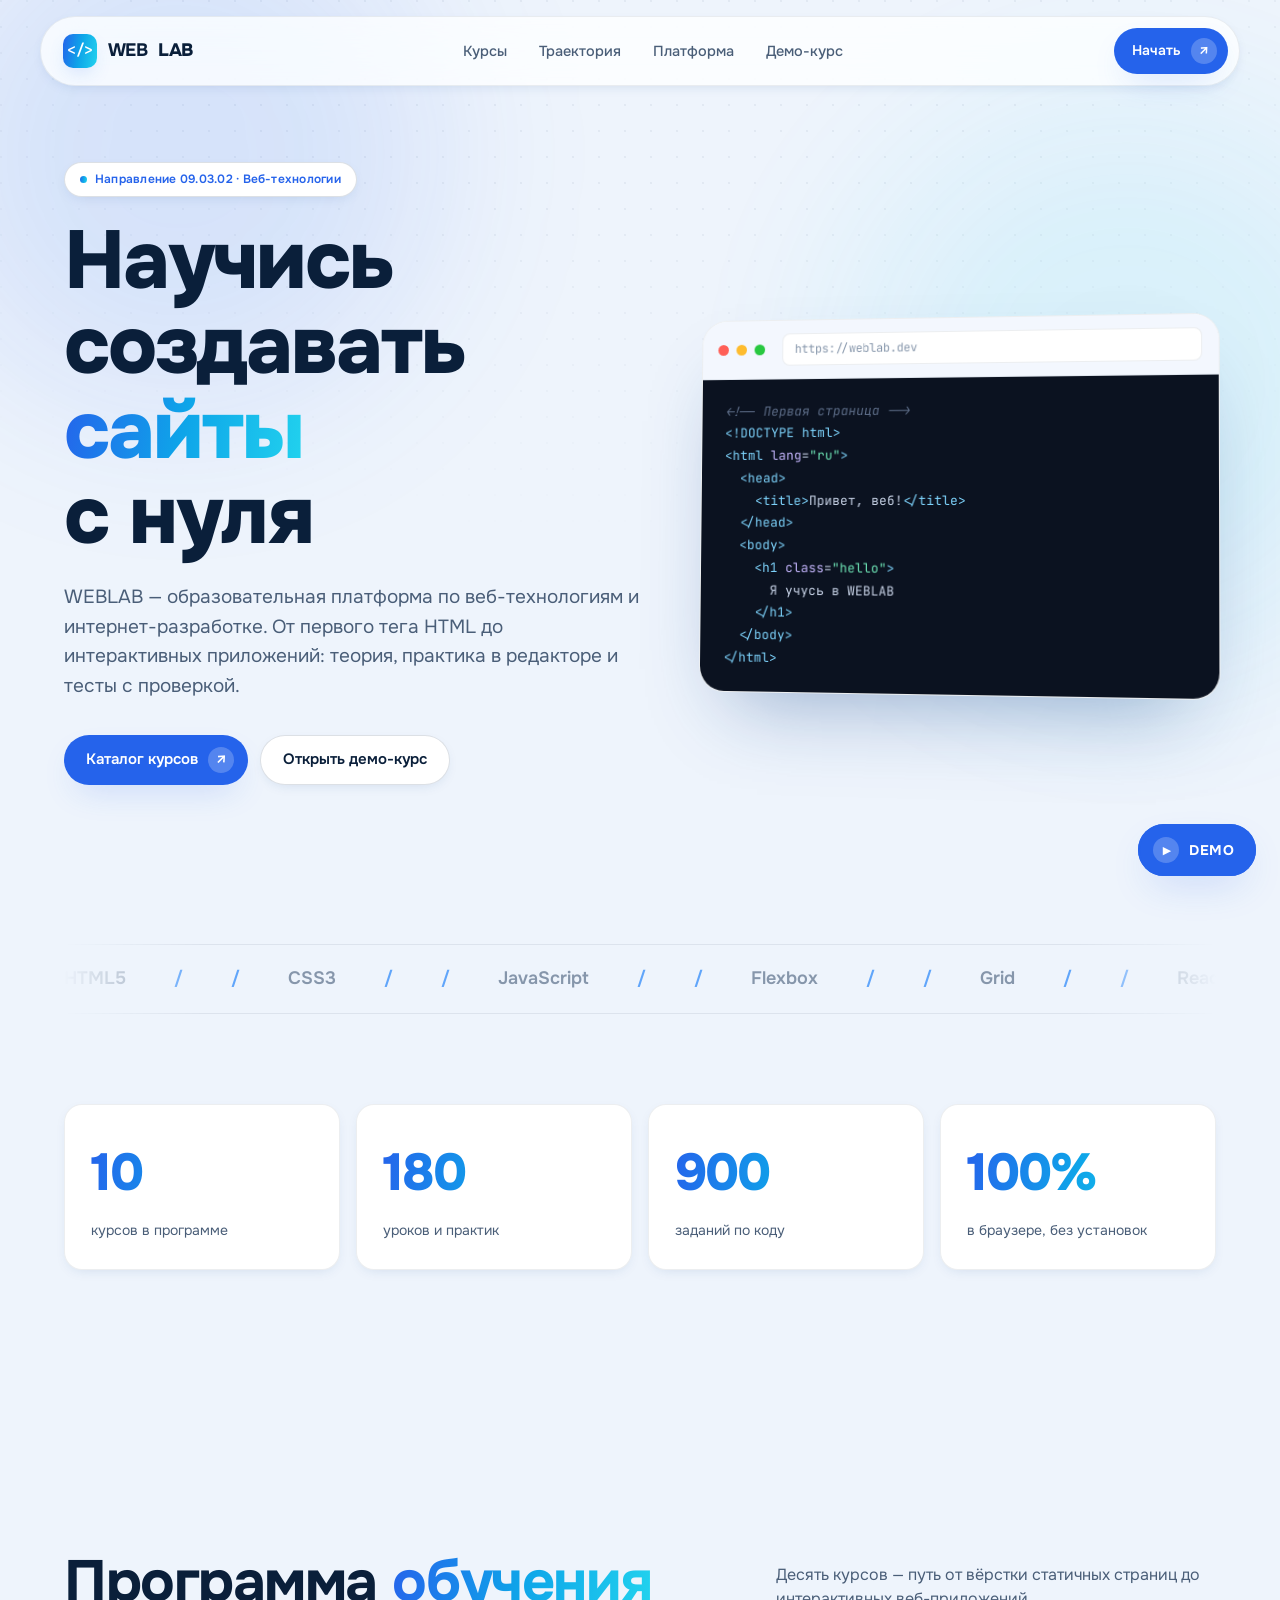
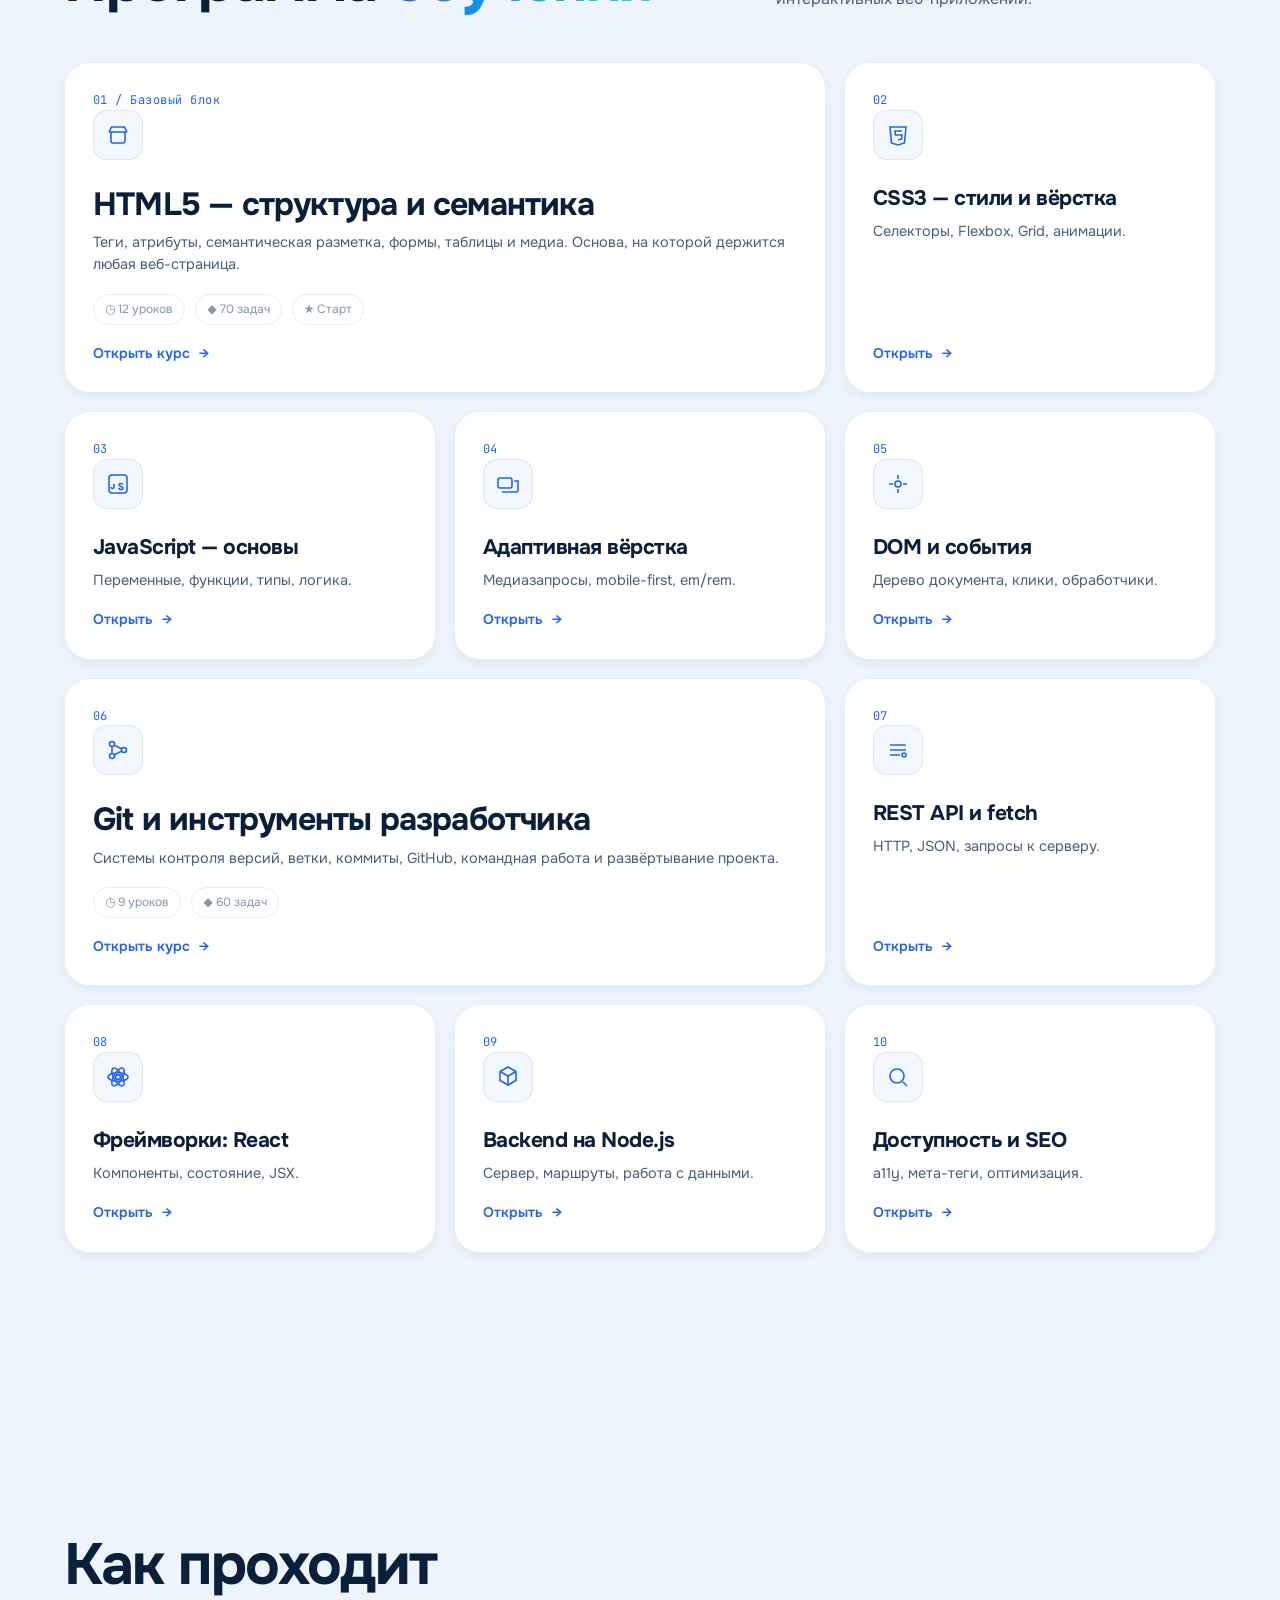
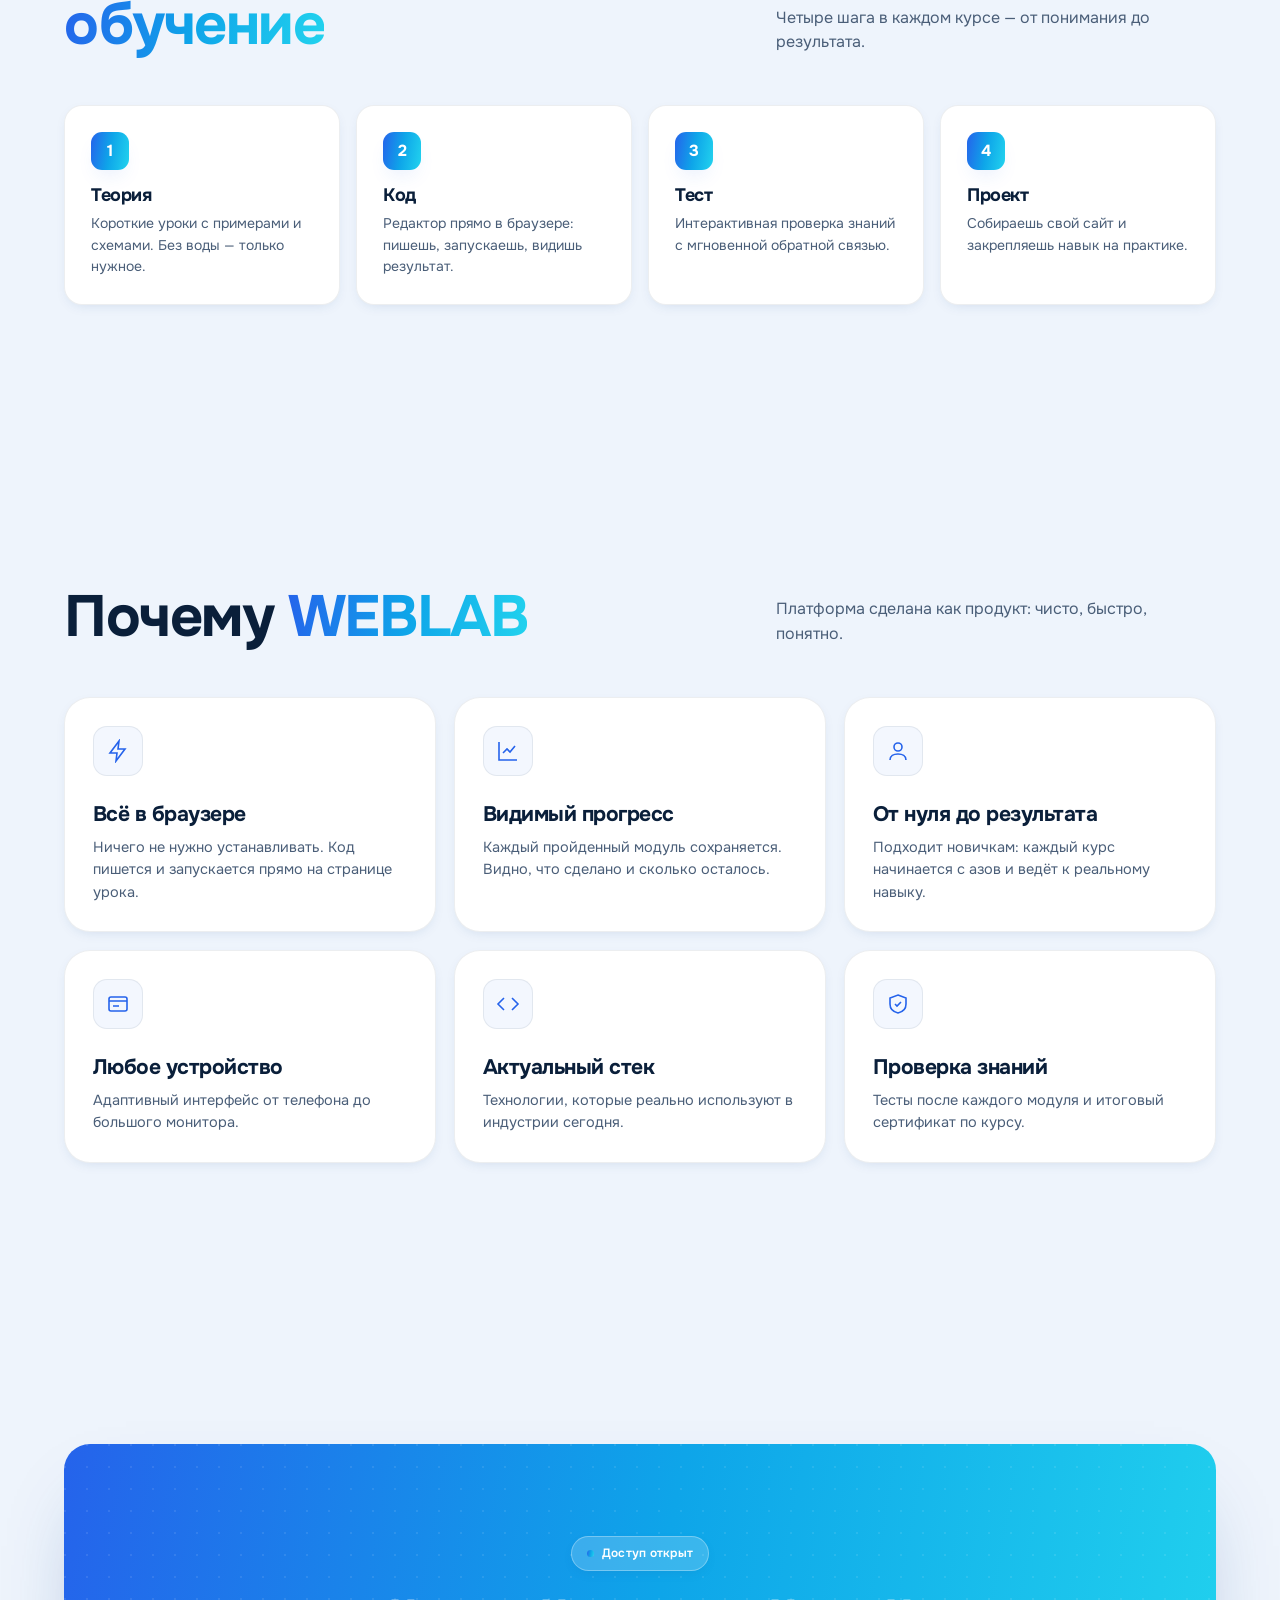
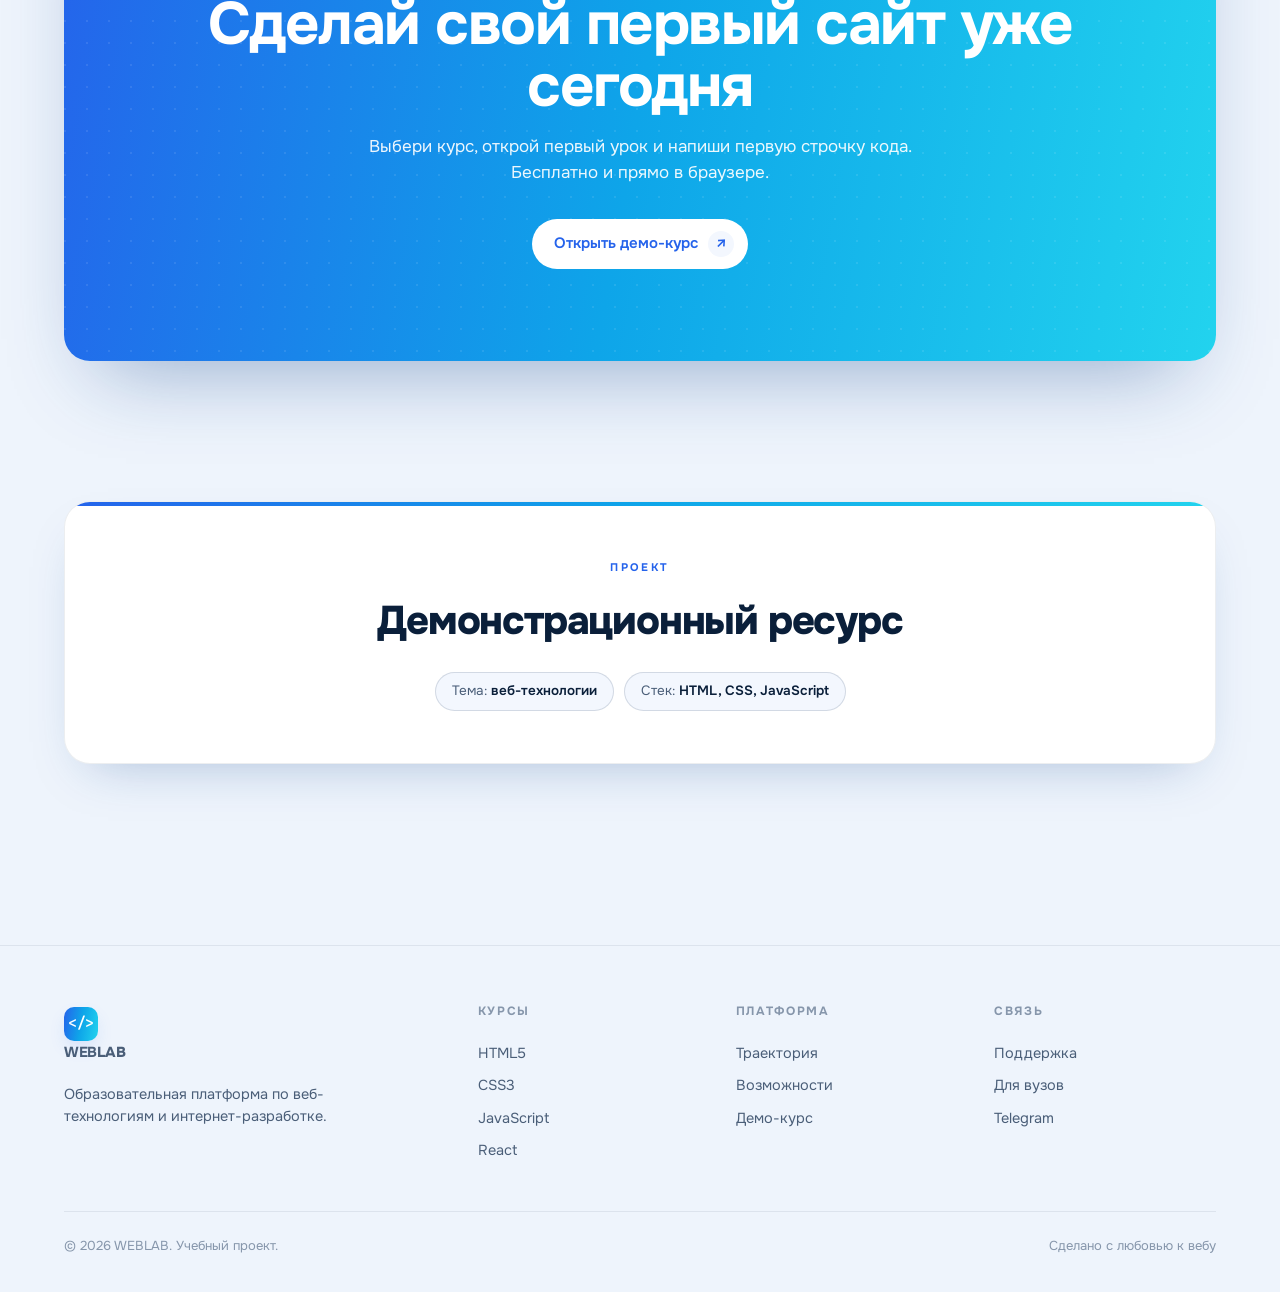
<file: weblab/index.html>
<!DOCTYPE html>
<html lang="ru">
<head>
<meta charset="UTF-8">
<meta name="viewport" content="width=device-width, initial-scale=1.0">
<title>WEBLAB — Образовательная платформа по веб-технологиям и интернет-разработке</title>
<meta name="description" content="WEBLAB — современная платформа для изучения веб-разработки: HTML, CSS, JavaScript, адаптивная вёрстка, фреймворки, REST API и backend.">
<link rel="stylesheet" href="styles.css">
<link rel="preconnect" href="https://fonts.googleapis.com">
</head>
<body>

<div class="bg-deco" aria-hidden="true">
  <div class="blob blob--1" data-speed="0.12"></div>
  <div class="blob blob--2" data-speed="0.07"></div>
</div>
<div class="prog" id="prog" aria-hidden="true"></div>

<!-- NAV -->
<nav class="nav" id="nav">
  <a class="brand" href="index.html"><span class="logo">&lt;/&gt;</span>WEB<b>LAB</b></a>
  <div class="nav-links">
    <a href="#courses">Курсы</a>
    <a href="#road">Траектория</a>
    <a href="#why">Платформа</a>
    <a href="course.html">Демо-курс</a>
  </div>
  <a class="btn btn--primary" href="#courses">Начать <span class="pip">↗</span></a>
  <button class="burger" id="burger" aria-label="Меню"><span></span><span></span></button>
</nav>
<div class="mobile-menu" id="mobileMenu">
  <a href="#courses">Курсы</a>
  <a href="#road">Траектория</a>
  <a href="#why">Платформа</a>
  <a href="course.html">Демо-курс</a>
</div>

<!-- HERO -->
<header class="hero">
  <div class="wrap">
    <div class="hero-grid">
      <div>
        <span class="eyebrow reveal">Направление 09.03.02 · Веб-технологии</span>
        <h1 class="reveal d1" style="margin-top:22px">Научись<br>создавать <span class="grad-text">сайты</span><br>с нуля</h1>
        <p class="reveal d2">WEBLAB — образовательная платформа по веб-технологиям и интернет-разработке. От первого тега HTML до интерактивных приложений: теория, практика в редакторе и тесты с проверкой.</p>
        <div class="hero-actions reveal d3">
          <a class="btn btn--primary" href="#courses">Каталог курсов <span class="pip">↗</span></a>
          <a class="btn btn--ghost" href="course.html">Открыть демо-курс</a>
        </div>
        <div class="hero-tags reveal d4">
          <span class="tag">&lt;<b>html</b>&gt;</span>
          <span class="tag"><b>css</b> { }</span>
          <span class="tag"><b>JS</b></span>
          <span class="tag"><b>React</b></span>
          <span class="tag"><b>API</b></span>
        </div>
      </div>
      <div class="reveal d2">
        <div class="browser">
          <div class="browser__bar"><i></i><i></i><i></i><span class="browser__url">https://weblab.dev</span></div>
          <div class="browser__body">
<pre class="code"><span class="com">&lt;!-- Первая страница --&gt;</span>
<span class="tag-c">&lt;!DOCTYPE html&gt;</span>
<span class="tag-c">&lt;html</span> <span class="atr">lang</span>=<span class="str">"ru"</span><span class="tag-c">&gt;</span>
  <span class="tag-c">&lt;head&gt;</span>
    <span class="tag-c">&lt;title&gt;</span>Привет, веб!<span class="tag-c">&lt;/title&gt;</span>
  <span class="tag-c">&lt;/head&gt;</span>
  <span class="tag-c">&lt;body&gt;</span>
    <span class="tag-c">&lt;h1</span> <span class="atr">class</span>=<span class="str">"hello"</span><span class="tag-c">&gt;</span>
      Я учусь в WEBLAB
    <span class="tag-c">&lt;/h1&gt;</span>
  <span class="tag-c">&lt;/body&gt;</span>
<span class="tag-c">&lt;/html&gt;</span></pre>
          </div>
        </div>
      </div>
    </div>

    <div class="marquee reveal">
      <div class="marquee-track">
        <span>HTML5<span></span></span><span>CSS3<span></span></span><span>JavaScript<span></span></span><span>Flexbox<span></span></span><span>Grid<span></span></span><span>React<span></span></span><span>Node.js<span></span></span><span>REST API<span></span></span><span>Git<span></span></span>
        <span>HTML5<span></span></span><span>CSS3<span></span></span><span>JavaScript<span></span></span><span>Flexbox<span></span></span><span>Grid<span></span></span><span>React<span></span></span><span>Node.js<span></span></span><span>REST API<span></span></span><span>Git<span></span></span>
      </div>
    </div>
  </div>
</header>

<!-- STATS -->
<section style="padding-top:0">
  <div class="wrap">
    <div class="stats">
      <div class="stat reveal"><div class="num grad-text" data-count="10">0</div><div class="label">курсов в программе</div></div>
      <div class="stat reveal d1"><div class="num grad-text" data-count="180">0</div><div class="label">уроков и практик</div></div>
      <div class="stat reveal d2"><div class="num grad-text" data-count="900">0</div><div class="label">заданий по коду</div></div>
      <div class="stat reveal d3"><div class="num grad-text" data-count="100" data-suffix="%">0</div><div class="label">в браузере, без установок</div></div>
    </div>
  </div>
</section>

<!-- COURSES -->
<section id="courses">
  <div class="wrap">
    <div class="sec-head">
      <h2 class="reveal">Программа <span class="grad-text">обучения</span></h2>
      <p class="reveal d1">Десять курсов — путь от вёрстки статичных страниц до интерактивных веб-приложений.</p>
    </div>

    <div class="grid">
      <a href="course.html" class="tile span2 reveal">
        <span class="ix">01 / Базовый блок</span>
        <div class="ico"><svg viewBox="0 0 24 24"><path d="M3 9h18M3 9l2.5-5h13L21 9M5 9v9a2 2 0 0 0 2 2h10a2 2 0 0 0 2-2V9"/></svg></div>
        <h3>HTML5 — структура и семантика</h3>
        <p>Теги, атрибуты, семантическая разметка, формы, таблицы и медиа. Основа, на которой держится любая веб-страница.</p>
        <div class="meta"><span>◷ 12 уроков</span><span>◆ 70 задач</span><span>★ Старт</span></div>
        <span class="go">Открыть курс <span class="arr">→</span></span>
      </a>

      <a href="course.html" class="tile reveal d1">
        <span class="ix">02</span>
        <div class="ico"><svg viewBox="0 0 24 24"><path d="M4 4h16l-1.5 16L12 22l-6.5-2z"/><path d="M16 8H9l.4 4H16l-.5 4-3.5 1"/></svg></div>
        <h3>CSS3 — стили и вёрстка</h3>
        <p>Селекторы, Flexbox, Grid, анимации.</p>
        <span class="go">Открыть <span class="arr">→</span></span>
      </a>

      <a href="course.html" class="tile reveal d2">
        <span class="ix">03</span>
        <div class="ico"><svg viewBox="0 0 24 24"><rect x="3" y="3" width="18" height="18" rx="3"/><path d="M8 12v3a1.5 1.5 0 0 1-3 0M13 16c0 1 1 1.5 2 1.5s2-.5 2-1.5-1-1.3-2-1.6-2-.6-2-1.5 1-1.4 2-1.4 1.7.4 1.9 1"/></svg></div>
        <h3>JavaScript — основы</h3>
        <p>Переменные, функции, типы, логика.</p>
        <span class="go">Открыть <span class="arr">→</span></span>
      </a>

      <a href="course.html" class="tile reveal">
        <span class="ix">04</span>
        <div class="ico"><svg viewBox="0 0 24 24"><rect x="2" y="6" width="14" height="10" rx="2"/><path d="M18 9h4v9a2 2 0 0 1-2 2H8M6 20h6"/></svg></div>
        <h3>Адаптивная вёрстка</h3>
        <p>Медиазапросы, mobile-first, em/rem.</p>
        <span class="go">Открыть <span class="arr">→</span></span>
      </a>

      <a href="course.html" class="tile reveal d1">
        <span class="ix">05</span>
        <div class="ico"><svg viewBox="0 0 24 24"><circle cx="12" cy="12" r="3"/><path d="M3 12h4M17 12h4M12 3v4M12 17v4"/></svg></div>
        <h3>DOM и события</h3>
        <p>Дерево документа, клики, обработчики.</p>
        <span class="go">Открыть <span class="arr">→</span></span>
      </a>

      <a href="course.html" class="tile span2 reveal d2">
        <span class="ix">06</span>
        <div class="ico"><svg viewBox="0 0 24 24"><circle cx="6" cy="6" r="2.5"/><circle cx="6" cy="18" r="2.5"/><circle cx="18" cy="12" r="2.5"/><path d="M8 7l8 4M8 17l8-4M6 8.5v7"/></svg></div>
        <h3>Git и инструменты разработчика</h3>
        <p>Системы контроля версий, ветки, коммиты, GitHub, командная работа и развёртывание проекта.</p>
        <div class="meta"><span>◷ 9 уроков</span><span>◆ 60 задач</span></div>
        <span class="go">Открыть курс <span class="arr">→</span></span>
      </a>

      <a href="course.html" class="tile reveal">
        <span class="ix">07</span>
        <div class="ico"><svg viewBox="0 0 24 24"><path d="M4 7h16M4 12h16M4 17h10"/><circle cx="18" cy="17" r="2"/></svg></div>
        <h3>REST API и fetch</h3>
        <p>HTTP, JSON, запросы к серверу.</p>
        <span class="go">Открыть <span class="arr">→</span></span>
      </a>

      <a href="course.html" class="tile reveal d1">
        <span class="ix">08</span>
        <div class="ico"><svg viewBox="0 0 24 24"><circle cx="12" cy="12" r="2.4"/><ellipse cx="12" cy="12" rx="10" ry="4.2"/><ellipse cx="12" cy="12" rx="10" ry="4.2" transform="rotate(60 12 12)"/><ellipse cx="12" cy="12" rx="10" ry="4.2" transform="rotate(120 12 12)"/></svg></div>
        <h3>Фреймворки: React</h3>
        <p>Компоненты, состояние, JSX.</p>
        <span class="go">Открыть <span class="arr">→</span></span>
      </a>

      <a href="course.html" class="tile reveal d2">
        <span class="ix">09</span>
        <div class="ico"><svg viewBox="0 0 24 24"><path d="M12 2l8 4.5v9L12 20l-8-4.5v-9z"/><path d="M12 11v9M12 11L4 6.5M12 11l8-4.5"/></svg></div>
        <h3>Backend на Node.js</h3>
        <p>Сервер, маршруты, работа с данными.</p>
        <span class="go">Открыть <span class="arr">→</span></span>
      </a>

      <a href="course.html" class="tile reveal d3">
        <span class="ix">10</span>
        <div class="ico"><svg viewBox="0 0 24 24"><circle cx="11" cy="11" r="7"/><path d="M21 21l-4.3-4.3"/></svg></div>
        <h3>Доступность и SEO</h3>
        <p>a11y, мета-теги, оптимизация.</p>
        <span class="go">Открыть <span class="arr">→</span></span>
      </a>
    </div>
  </div>
</section>

<!-- ROADMAP -->
<section id="road">
  <div class="wrap">
    <div class="sec-head">
      <h2 class="reveal">Как проходит <span class="grad-text">обучение</span></h2>
      <p class="reveal d1">Четыре шага в каждом курсе — от понимания до результата.</p>
    </div>
    <div class="road">
      <div class="step reveal"><div class="n">1</div><h3>Теория</h3><p>Короткие уроки с примерами и схемами. Без воды — только нужное.</p></div>
      <div class="step reveal d1"><div class="n">2</div><h3>Код</h3><p>Редактор прямо в браузере: пишешь, запускаешь, видишь результат.</p></div>
      <div class="step reveal d2"><div class="n">3</div><h3>Тест</h3><p>Интерактивная проверка знаний с мгновенной обратной связью.</p></div>
      <div class="step reveal d3"><div class="n">4</div><h3>Проект</h3><p>Собираешь свой сайт и закрепляешь навык на практике.</p></div>
    </div>
  </div>
</section>

<!-- WHY -->
<section id="why">
  <div class="wrap">
    <div class="sec-head">
      <h2 class="reveal">Почему <span class="grad-text">WEBLAB</span></h2>
      <p class="reveal d1">Платформа сделана как продукт: чисто, быстро, понятно.</p>
    </div>
    <div class="grid">
      <div class="tile reveal">
        <div class="ico"><svg viewBox="0 0 24 24"><path d="M13 2L4 14h7l-1 8 9-12h-7z"/></svg></div>
        <h3>Всё в браузере</h3>
        <p>Ничего не нужно устанавливать. Код пишется и запускается прямо на странице урока.</p>
      </div>
      <div class="tile reveal d1">
        <div class="ico"><svg viewBox="0 0 24 24"><path d="M3 3v18h18"/><path d="M7 14l4-4 3 3 5-6"/></svg></div>
        <h3>Видимый прогресс</h3>
        <p>Каждый пройденный модуль сохраняется. Видно, что сделано и сколько осталось.</p>
      </div>
      <div class="tile reveal d2">
        <div class="ico"><svg viewBox="0 0 24 24"><circle cx="12" cy="8" r="4"/><path d="M4 21c0-4 3.6-6 8-6s8 2 8 6"/></svg></div>
        <h3>От нуля до результата</h3>
        <p>Подходит новичкам: каждый курс начинается с азов и ведёт к реальному навыку.</p>
      </div>
      <div class="tile reveal d1">
        <div class="ico"><svg viewBox="0 0 24 24"><rect x="3" y="5" width="18" height="14" rx="2"/><path d="M3 9h18M7 14h6"/></svg></div>
        <h3>Любое устройство</h3>
        <p>Адаптивный интерфейс от телефона до большого монитора.</p>
      </div>
      <div class="tile reveal d2">
        <div class="ico"><svg viewBox="0 0 24 24"><path d="M16 18l6-6-6-6M8 6l-6 6 6 6"/></svg></div>
        <h3>Актуальный стек</h3>
        <p>Технологии, которые реально используют в индустрии сегодня.</p>
      </div>
      <div class="tile reveal d3">
        <div class="ico"><svg viewBox="0 0 24 24"><path d="M12 3l8 3v6c0 5-3.5 8-8 9-4.5-1-8-4-8-9V6z"/><path d="M9 12l2 2 4-4"/></svg></div>
        <h3>Проверка знаний</h3>
        <p>Тесты после каждого модуля и итоговый сертификат по курсу.</p>
      </div>
    </div>
  </div>
</section>

<!-- CTA -->
<section>
  <div class="wrap">
    <div class="cta reveal">
      <span class="eyebrow" style="background:rgba(255,255,255,.18);border-color:rgba(255,255,255,.3);color:#fff;margin-bottom:22px">Доступ открыт</span>
      <h2>Сделай свой первый сайт уже сегодня</h2>
      <p>Выбери курс, открой первый урок и напиши первую строчку кода. Бесплатно и прямо в браузере.</p>
      <a class="btn btn--white" href="course.html" style="margin-inline:auto">Открыть демо-курс <span class="pip">↗</span></a>
    </div>
  </div>
</section>

<!-- AUTHOR -->
<section style="padding-top:0">
  <div class="wrap">
    <div class="author reveal">
      <span class="tag-a">Проект</span>
      <div class="name">Демонстрационный ресурс</div>
      <div class="meta">
        <span class="chip">Тема: <b>веб-технологии</b></span>
        <span class="chip">Стек: <b>HTML, CSS, JavaScript</b></span>
      </div>
    </div>
  </div>
</section>

<!-- FOOTER -->
<footer>
  <div class="wrap">
    <div class="foot">
      <div>
        <a class="brand" href="index.html"><span class="logo">&lt;/&gt;</span>WEB<b>LAB</b></a>
        <p class="blurb">Образовательная платформа по веб-технологиям и интернет-разработке.</p>
      </div>
      <div>
        <h4>Курсы</h4>
        <a href="course.html">HTML5</a><a href="course.html">CSS3</a><a href="course.html">JavaScript</a><a href="course.html">React</a>
      </div>
      <div>
        <h4>Платформа</h4>
        <a href="#road">Траектория</a><a href="#why">Возможности</a><a href="course.html">Демо-курс</a>
      </div>
      <div>
        <h4>Связь</h4>
        <a href="#">Поддержка</a><a href="#">Для вузов</a><a href="#">Telegram</a>
      </div>
    </div>
    <div class="foot-base">
      <span>© 2026 WEBLAB. Учебный проект.</span>
      <span>Сделано с любовью к вебу</span>
    </div>
  </div>
</footer>

<script src="app.js"></script>
<script src="demo.js"></script>
</body>
</html>
</file>
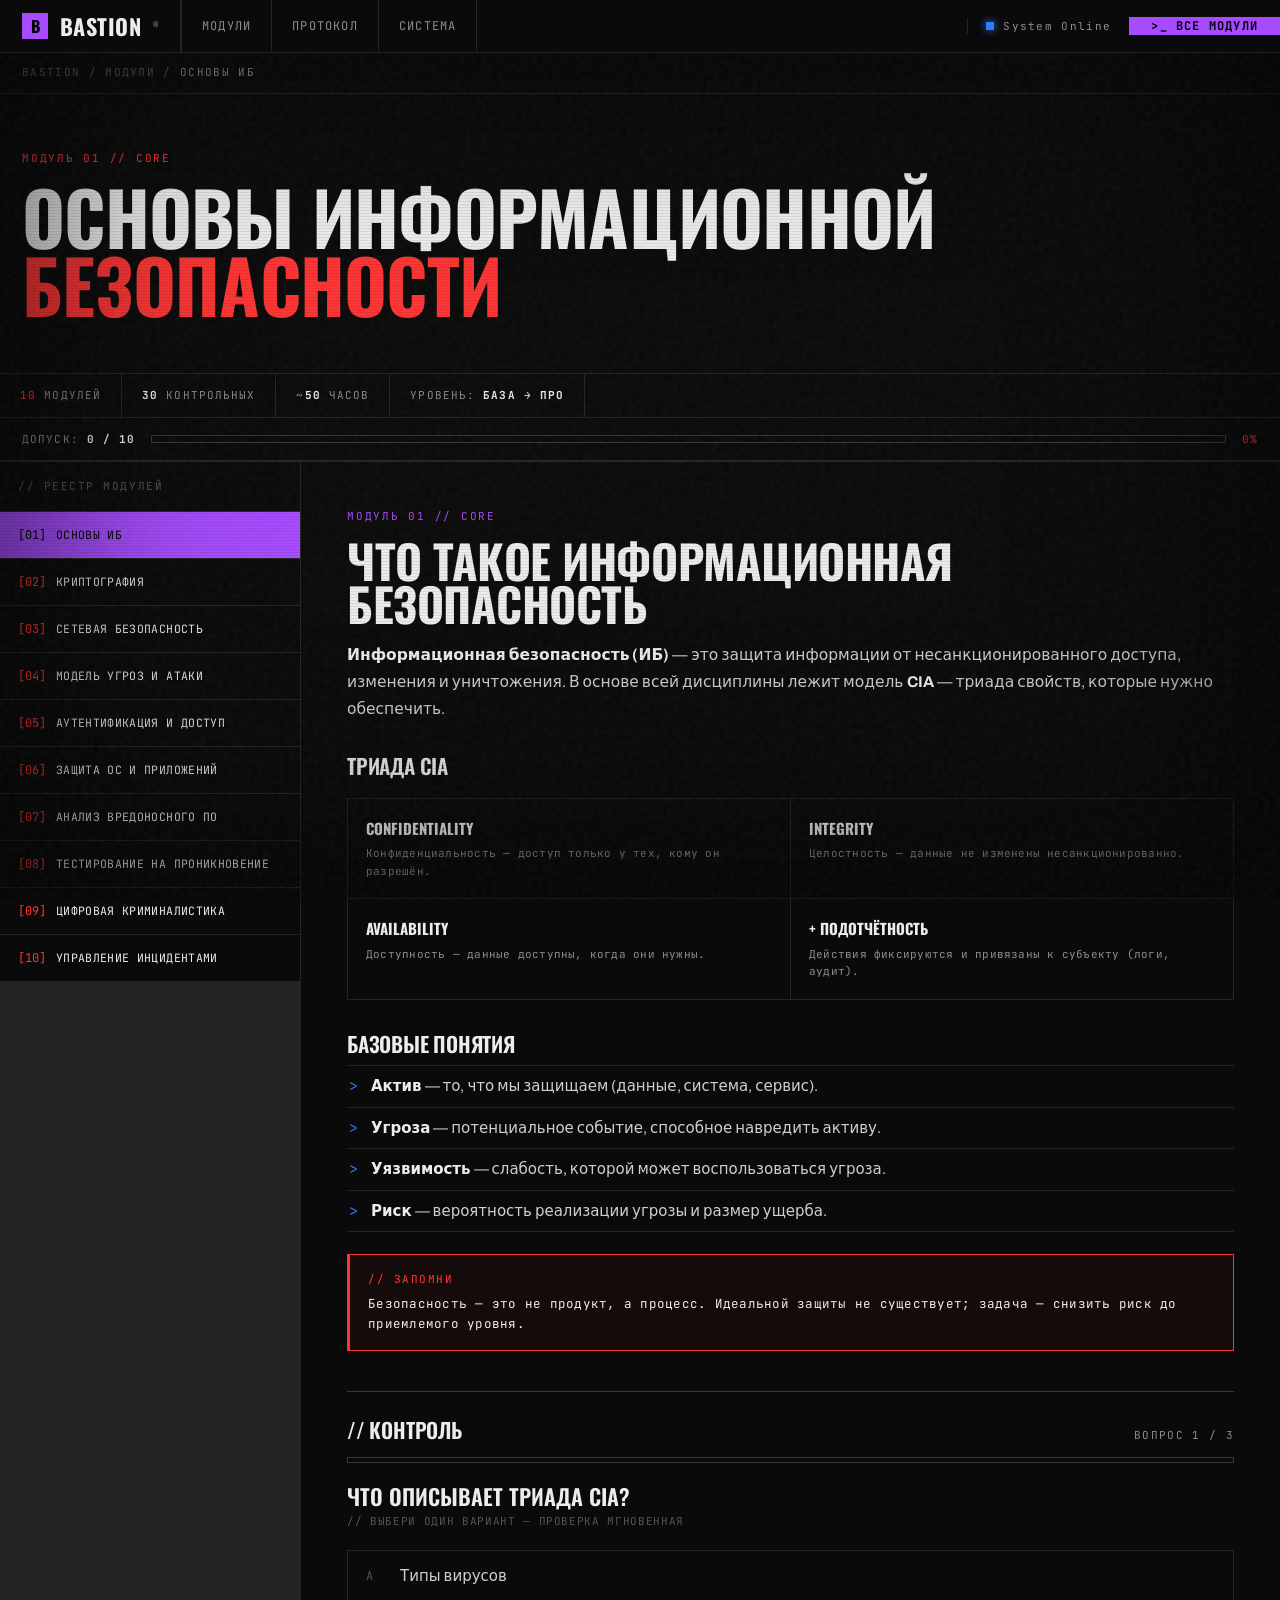
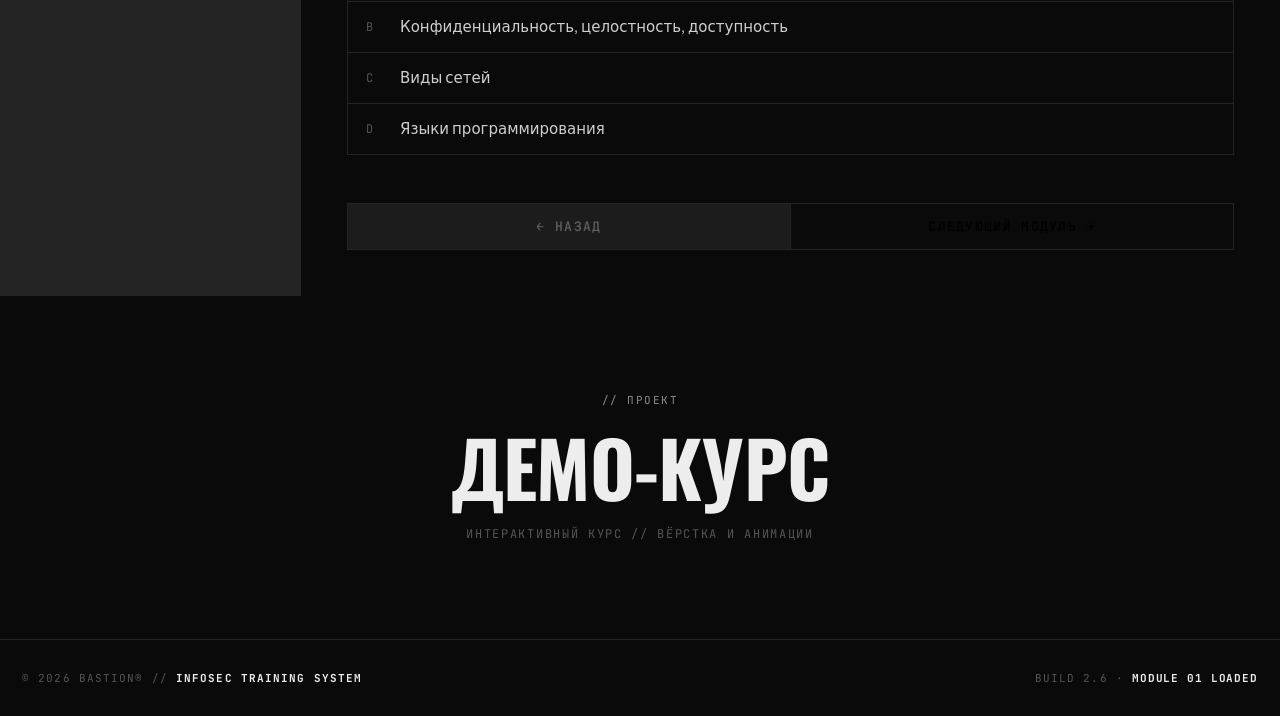
<file: bastion/course.html>
<!DOCTYPE html>
<html lang="ru">
<head>
<meta charset="UTF-8">
<meta name="viewport" content="width=device-width, initial-scale=1.0">
<title>Основы информационной безопасности — BASTION</title>
<link rel="stylesheet" href="styles.css">
<style>
  .c-hero { padding-top: 52px; border-bottom: 1px solid var(--line); }
  .c-crumbs { font-family: var(--mono); font-size: 11px; letter-spacing: .12em; color: var(--ink-faint); padding: 12px 22px; border-bottom: 1px solid var(--line); text-transform: uppercase; }
  .c-crumbs a:hover { color: var(--red); }
  .c-head { padding: clamp(28px,5vw,56px) 22px; }
  .c-head .tag { font-family: var(--mono); font-size: 11px; letter-spacing: .16em; color: var(--red); margin-bottom: 16px; }
  .c-head h1 { font-size: clamp(2.2rem,6vw,4.6rem); font-weight: 700; }
  .c-meta { display: flex; flex-wrap: wrap; border-top: 1px solid var(--line); }
  .c-meta .m { font-family: var(--mono); font-size: 11px; letter-spacing: .1em; color: var(--ink-dim); padding: 13px 20px; border-right: 1px solid var(--line); text-transform: uppercase; }
  .c-meta .m b { color: var(--ink); } .c-meta .m .red { color: var(--red); }
  .c-prog { display: flex; align-items: center; gap: 16px; padding: 13px 22px; border-top: 1px solid var(--line); border-bottom: 1px solid var(--line); font-family: var(--mono); font-size: 11px; letter-spacing: .1em; color: var(--ink-dim); text-transform: uppercase; }
  .c-prog .track { flex: 1; height: 8px; border: 1px solid var(--line-2); }
  .c-prog .track i { display: block; height: 100%; width: 0; background: var(--purple); transition: width .5s steps(8); }

  .c-body { display: grid; grid-template-columns: 300px 1fr; gap: 1px; background: var(--line); }
  @media (max-width: 900px){ .c-body { grid-template-columns: 1fr; } .reg { position: static !important; max-height: none !important; } }
  .reg { background: var(--bg); position: sticky; top: 53px; align-self: start; max-height: calc(100vh - 53px); overflow-y: auto; }
  .reg__h { font-family: var(--mono); font-size: 11px; letter-spacing: .14em; color: var(--ink-faint); padding: 16px 18px; border-bottom: 1px solid var(--line); text-transform: uppercase; }
  .regrow { display: grid; grid-template-columns: 46px 1fr; align-items: center; width: 100%; text-align: left; border-bottom: 1px solid var(--line); cursor: pointer; transition: background .12s; }
  .regrow:hover { background: var(--panel-2); }
  .regrow.active { background: var(--purple); color: #000; }
  .regrow .rx { font-family: var(--mono); font-size: 12px; padding: 15px 0 15px 18px; color: var(--red); }
  .regrow.active .rx { color: #000; }
  .regrow.done:not(.active) .rx { color: var(--blue); }
  .regrow .rn { font-family: var(--mono); font-size: 11.5px; letter-spacing: .03em; text-transform: uppercase; padding: 15px 14px 15px 10px; line-height: 1.35; }

  .lesson { background: var(--bg); padding: clamp(24px,4vw,46px); }
  .lesson .tag { font-family: var(--mono); font-size: 11px; letter-spacing: .16em; color: var(--purple); }
  .lesson h2 { font-size: clamp(1.8rem,4vw,2.9rem); margin: 14px 0 18px; font-weight: 700; }
  .lesson h3 { font-family: var(--head); text-transform: uppercase; font-size: 21px; margin: 34px 0 12px; font-weight: 600; }
  .lesson p { font-family: var(--body); font-size: 15.5px; line-height: 1.72; color: #cfcfcf; margin-bottom: 14px; }
  .lesson b { color: var(--ink); }
  .lesson ul { list-style: none; margin: 0 0 16px; border-top: 1px solid var(--line); }
  .lesson li { font-family: var(--body); font-size: 15px; color: #cfcfcf; padding: 9px 0 9px 24px; position: relative; border-bottom: 1px solid var(--line); }
  .lesson li::before { content: '>'; color: var(--blue); position: absolute; left: 2px; font-family: var(--mono); }
  .two { display: grid; grid-template-columns: 1fr 1fr; gap: 1px; background: var(--line); border: 1px solid var(--line); margin: 22px 0; }
  @media (max-width: 600px){ .two { grid-template-columns: 1fr; } }
  .box { background: var(--bg); padding: 18px; }
  .box h4 { font-family: var(--head); text-transform: uppercase; font-size: 15px; margin-bottom: 6px; }
  .box p { font-family: var(--mono); font-size: 11px; line-height: 1.6; color: var(--ink-dim); margin: 0; letter-spacing: .02em; }
  .note { border: 1px solid var(--red); border-left-width: 3px; padding: 16px 18px; margin: 22px 0; background: rgba(255,42,42,.05); }
  .note .t { font-family: var(--mono); font-size: 11px; letter-spacing: .14em; color: var(--red); display: block; margin-bottom: 6px; }
  .note p { margin: 0; font-family: var(--mono); font-size: 12.5px; line-height: 1.6; color: var(--ink); letter-spacing: .02em; }
  .codebox { border: 1px solid var(--line); margin: 20px 0; background: var(--panel); }
  .codebox .bar { display: flex; gap: 8px; align-items: center; padding: 9px 14px; border-bottom: 1px solid var(--line); font-family: var(--mono); font-size: 11px; color: var(--ink-dim); }
  .codebox .bar span { margin-left: auto; }
  .codebox pre { margin: 0; padding: 16px 18px; overflow-x: auto; font-family: var(--mono); font-size: 12.5px; line-height: 1.8; color: #cfcfcf; }
  .codebox .g { color: var(--blue); } .codebox .r { color: var(--red); } .codebox .c { color: var(--ink-faint); } .codebox .w { color: #fff; } .codebox .y { color: #ffcf4a; }

  .quiz { margin-top: 40px; border-top: 1px solid var(--line-2); padding-top: 28px; }
  .qh { display: flex; justify-content: space-between; align-items: baseline; gap: 14px; flex-wrap: wrap; }
  .qh h3 { margin: 0; }
  .qc { font-family: var(--mono); font-size: 11px; letter-spacing: .12em; color: var(--ink-dim); }
  .qbar { height: 6px; border: 1px solid var(--line-2); margin: 14px 0 22px; }
  .qbar i { display: block; height: 100%; background: var(--purple); width: 0; transition: width .3s steps(4); }
  .q { font-family: var(--head); text-transform: uppercase; font-size: 22px; font-weight: 600; margin: 6px 0 4px; line-height: 1.08; }
  .qs { font-family: var(--mono); font-size: 11px; color: var(--ink-faint); margin-bottom: 20px; letter-spacing: .06em; }
  .opts { display: grid; gap: 1px; background: var(--line); border: 1px solid var(--line); }
  .opt { display: flex; align-items: center; gap: 14px; width: 100%; text-align: left; background: var(--bg); padding: 16px 18px; font-family: var(--body); font-size: 15px; color: #cfcfcf; transition: background .1s, color .1s; }
  .opt:hover:not(:disabled) { background: var(--panel-2); color: #fff; }
  .opt .mk { font-family: var(--mono); font-size: 12px; color: var(--ink-faint); width: 20px; flex-shrink: 0; }
  .opt.correct { background: var(--blue); color: #fff; } .opt.correct .mk { color: #fff; }
  .opt.wrong { background: var(--red); color: #000; } .opt.wrong .mk { color: #000; }
  .opt:disabled { cursor: default; }
  .qr { border: 1px solid var(--line-2); border-left-width: 3px; padding: 15px 18px; margin-top: 14px; font-family: var(--mono); font-size: 12.5px; line-height: 1.6; color: var(--ink); display: none; letter-spacing: .02em; }
  .qr.show { display: block; }
  .qr.ok { border-color: var(--blue); } .qr.no { border-color: var(--red); }
  .qa { display: flex; justify-content: flex-end; margin-top: 18px; }
  .scoreboard { border: 1px solid var(--line-2); padding: 30px; text-align: center; margin-top: 6px; }
  .scoreboard .badge { display: inline-block; font-family: var(--mono); font-size: 11px; letter-spacing: .12em; background: var(--blue); color: #fff; padding: 7px 16px; margin-bottom: 16px; }
  .scoreboard .badge.fail { background: var(--red); }
  .scoreboard .big { font-family: var(--head); font-size: clamp(3rem,8vw,5rem); font-weight: 700; line-height: 1; }
  .scoreboard .big .red { color: var(--red); }
  .scoreboard .st { font-family: var(--mono); font-size: 12px; letter-spacing: .1em; color: var(--ink-dim); margin: 12px auto 20px; max-width: 44ch; text-transform: none; }
  .lnav { display: flex; gap: 1px; margin-top: 30px; background: var(--line); border: 1px solid var(--line); }
  .lnav .btn { border: none; flex: 1; justify-content: center; background: var(--bg); }
  .lnav .btn:hover { background: var(--ink); color: #000; }
  .lnav .btn.dis { opacity: .3; pointer-events: none; }
</style>
</head>
<body>

<div class="scanlines" aria-hidden="true"></div>
<div class="grain" aria-hidden="true"></div>
<div class="vignette" aria-hidden="true"></div>
<div class="prog" id="prog" aria-hidden="true"></div>

<nav class="nav" id="nav">
  <a class="nav__brand" href="index.html"><span class="mk">B</span><b>BASTION</b><sup>®</sup></a>
  <div class="nav__links">
    <a href="index.html#modules">Модули</a>
    <a href="index.html#protocol">Протокол</a>
    <a href="index.html#system">Система</a>
  </div>
  <div class="nav__right">
    <div class="nav__stat"><span class="dot"></span>System Online</div>
    <a class="nav__cta" href="index.html#modules">&gt;_ Все модули</a>
    <button class="burger" id="burger" aria-label="Меню"><span></span><span></span></button>
  </div>
</nav>
<div class="mobile" id="mobile">
  <a href="index.html#modules">Модули</a><a href="index.html#protocol">Протокол</a><a href="index.html">На главную</a>
</div>

<header class="c-hero">
  <div class="c-crumbs"><a href="index.html">BASTION</a> / <a href="index.html#modules">Модули</a> / <span style="color:var(--ink-dim)">Основы ИБ</span></div>
  <div class="c-head">
    <div class="tag">МОДУЛЬ 01 // CORE</div>
    <h1>Основы информационной <span style="color:var(--red)">безопасности</span></h1>
  </div>
  <div class="c-meta">
    <div class="m"><span class="red">10</span> МОДУЛЕЙ</div>
    <div class="m"><b id="totalQ">—</b> КОНТРОЛЬНЫХ</div>
    <div class="m">~<b>50</b> ЧАСОВ</div>
    <div class="m">УРОВЕНЬ: <b>БАЗА → ПРО</b></div>
  </div>
  <div class="c-prog">
    <span>ДОПУСК: <b id="pcount" style="color:var(--ink)">0 / 10</b></span>
    <div class="track"><i id="pbar"></i></div>
    <span id="ppct" style="color:var(--red)">0%</span>
  </div>
</header>

<div class="c-body">
  <aside class="reg" id="reg"><div class="reg__h">// Реестр модулей</div></aside>
  <article id="lessonRoot"></article>
</div>

<section class="author">
  <span class="lbl">// Проект</span>
  <div class="fio">ДЕМО-КУРС</div>
  <div class="sub">ИНТЕРАКТИВНЫЙ КУРС // ВЁРСТКА И АНИМАЦИИ</div>
</section>

<footer>
  <span>© 2026 BASTION® // <b>INFOSEC TRAINING SYSTEM</b></span>
  <span>BUILD 2.6 · <b class="mono">MODULE 01 LOADED</b></span>
</footer>

<script src="app.js"></script>
<script src="course.js"></script>
</body>
</html>
</file>
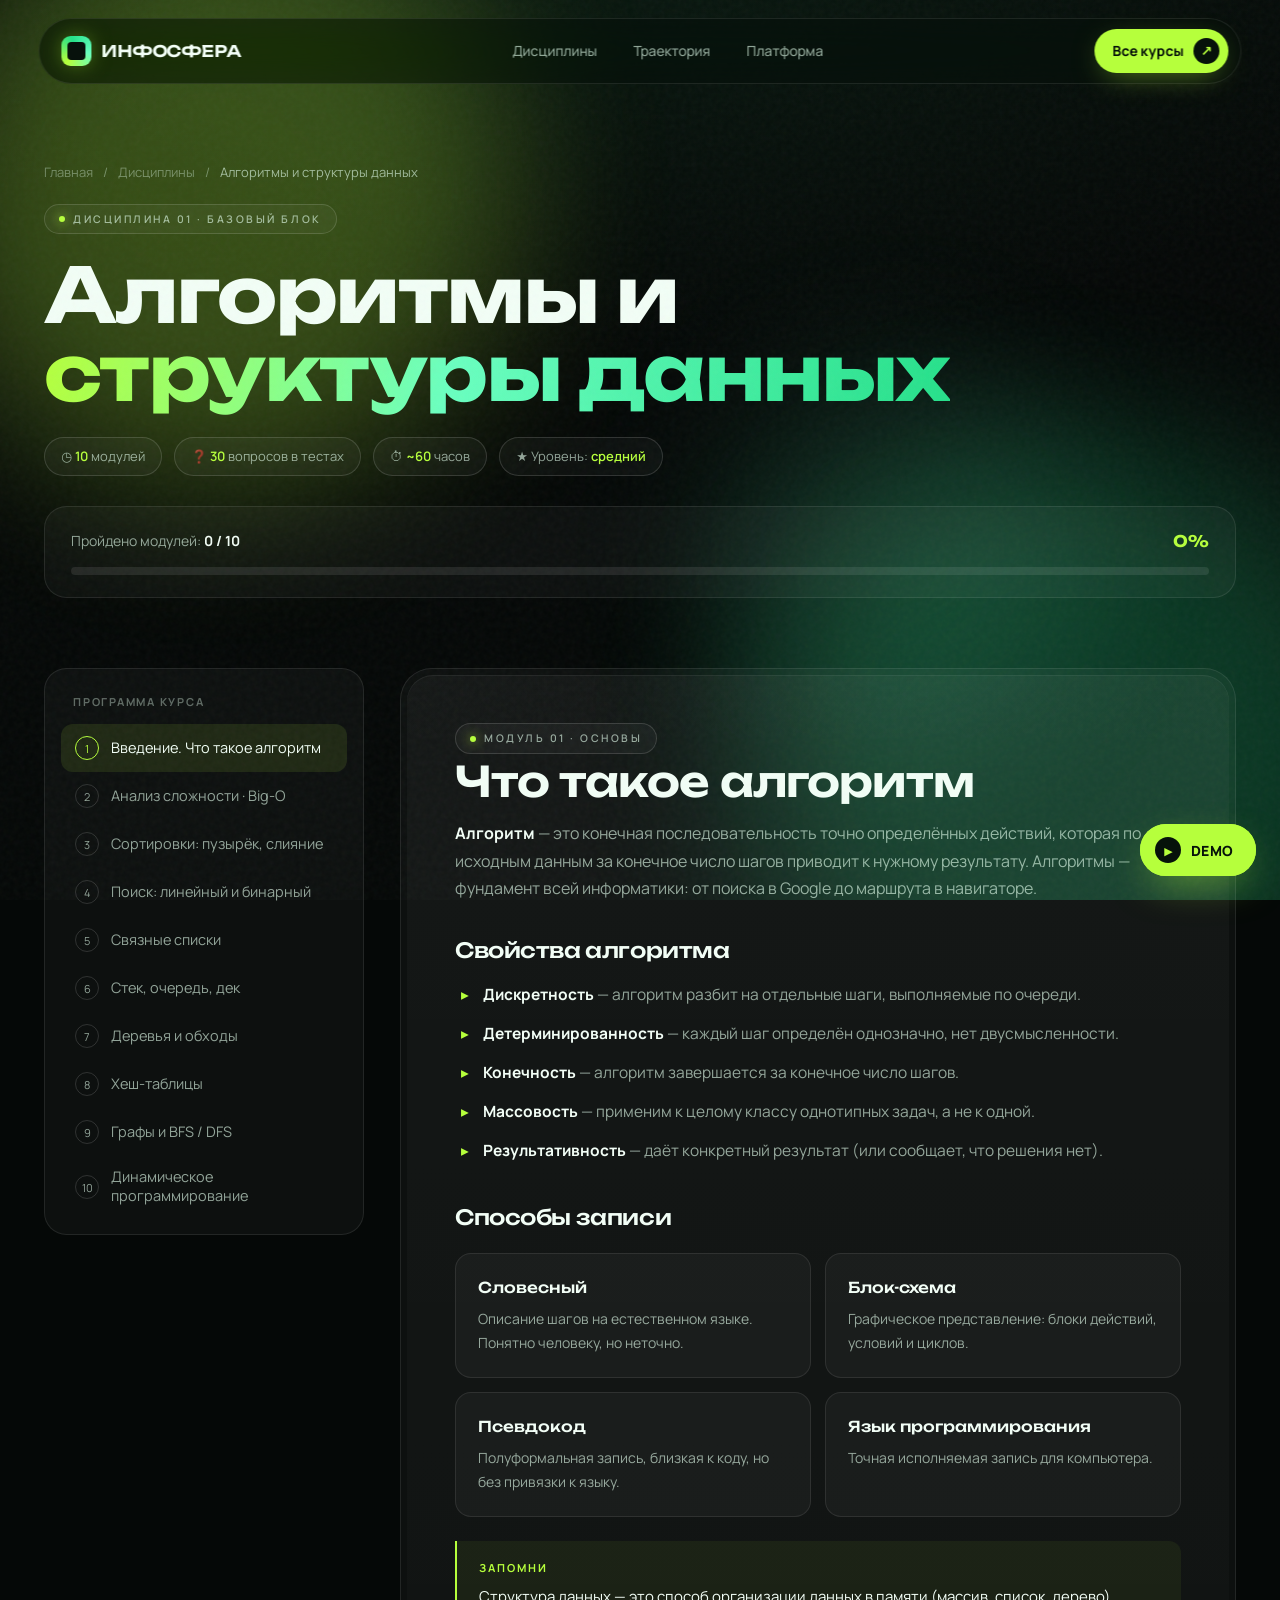
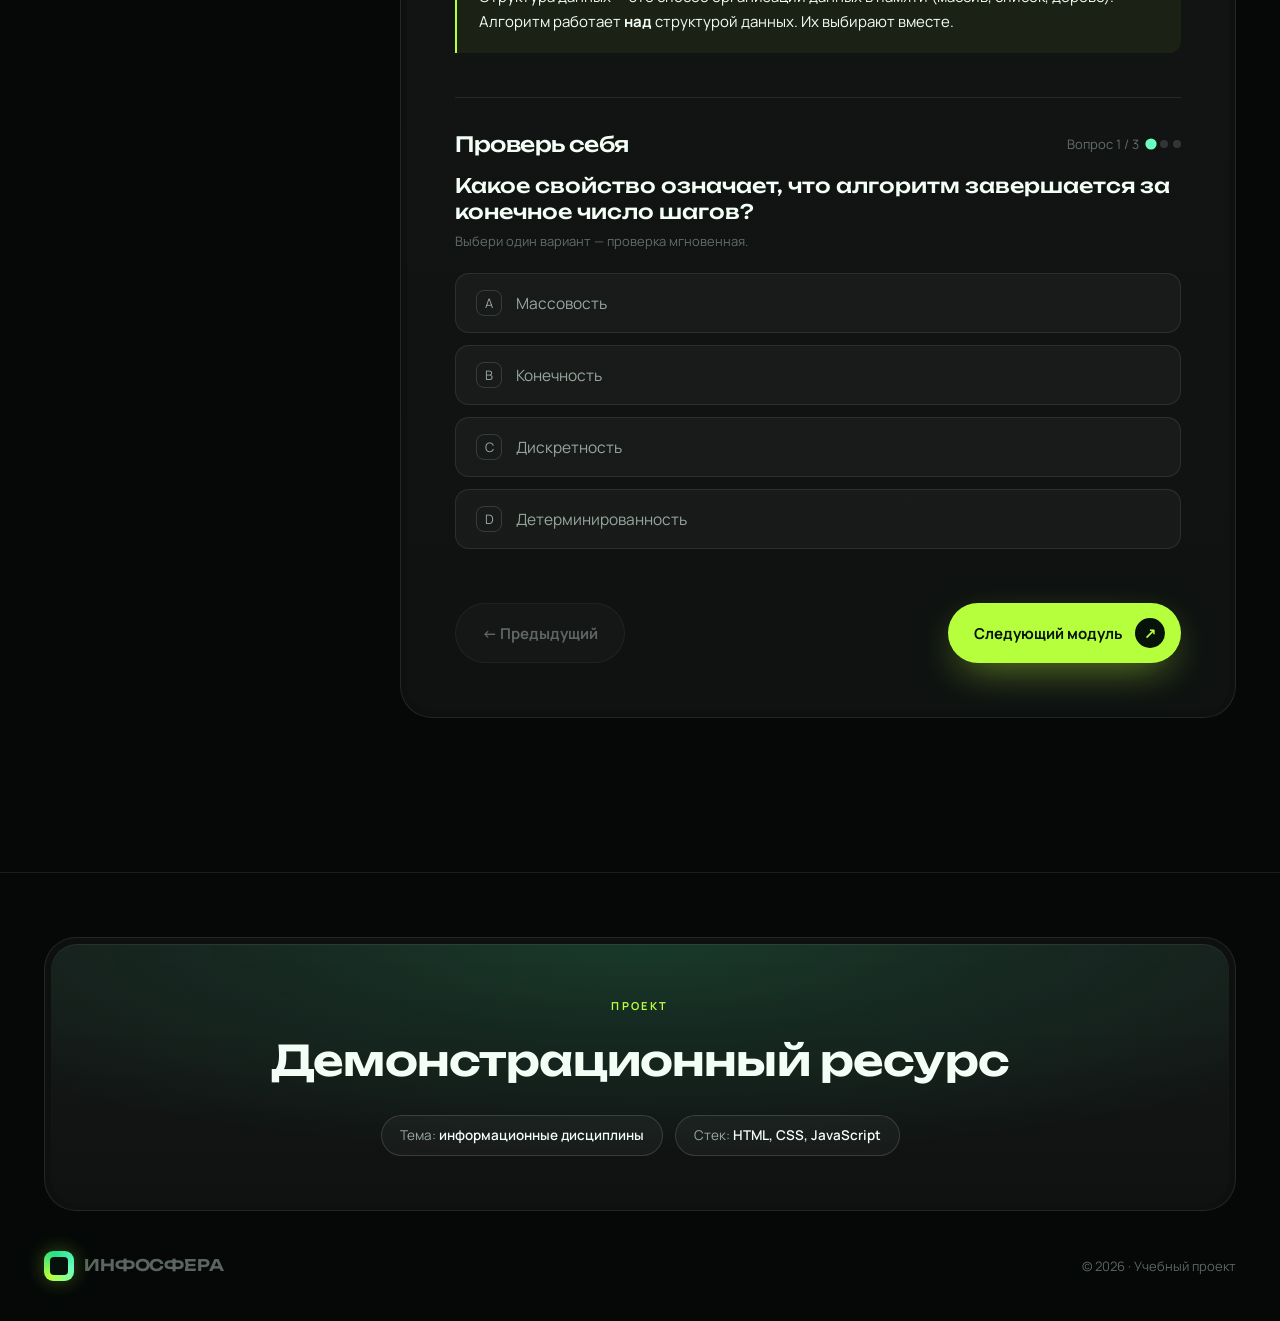
<file: infosfera/course.html>
<!DOCTYPE html>
<html lang="ru">
<head>
<meta charset="UTF-8">
<meta name="viewport" content="width=device-width, initial-scale=1.0">
<title>Алгоритмы и структуры данных — ИНФОСФЕРА</title>
<link rel="stylesheet" href="styles.css">
<style>
  .course-hero { padding-top: clamp(130px, 18vh, 200px); padding-bottom: 40px; }
  .crumbs { display:flex; gap:10px; align-items:center; color:var(--ink-faint); font-size:13px; margin-bottom:22px; }
  .crumbs a:hover{ color:var(--lime); }
  .course-hero h1 { font-size: clamp(34px, 6vw, 76px); font-weight:700; }
  .course-meta { display:flex; gap:12px; flex-wrap:wrap; margin-top:26px; }
  .chip { border:1px solid var(--hairline-strong); background:var(--surface); border-radius:999px; padding:8px 16px; font-size:13px; color:var(--ink-soft); }
  .chip b{ color:var(--lime); font-weight:600; }

  .progress-card { margin-top:30px; background:var(--surface); border:1px solid var(--hairline); border-radius:var(--radius-lg); padding:22px 26px; }
  .progress-card .row{ display:flex; justify-content:space-between; align-items:center; margin-bottom:14px; }
  .progress-card .row span{ font-size:14px; color:var(--ink-soft); }
  .progress-card .row b{ font-family:'Unbounded'; color:var(--lime); }
  .ptrack{ height:8px; border-radius:8px; background:var(--hairline); overflow:hidden; }
  .ptrack i{ display:block; height:100%; width:0; background:linear-gradient(90deg,var(--lime),var(--emerald)); transition:width 1s var(--ease-soft); box-shadow:0 0 16px var(--glow-lime); }

  .course-body{ display:grid; grid-template-columns: 320px 1fr; gap:36px; align-items:start; }
  @media(max-width:900px){ .course-body{ grid-template-columns:1fr; } .syllabus{ position:static !important; } }

  .syllabus{ position:sticky; top:100px; background:var(--surface); border:1px solid var(--hairline); border-radius:var(--radius-lg); padding:16px; max-height:calc(100vh - 130px); overflow-y:auto; }
  .syllabus h4{ font-size:11px; letter-spacing:.16em; text-transform:uppercase; color:var(--ink-faint); padding:8px 12px 14px; }
  .mod{ display:flex; gap:12px; align-items:center; padding:12px 14px; border-radius:12px; font-size:14.5px; color:var(--ink-soft); cursor:pointer; transition:background .35s var(--ease-soft), color .35s; width:100%; text-align:left; }
  .mod:hover{ background:var(--surface-2); color:var(--ink); }
  .mod.active{ background:rgba(182,255,60,.1); color:var(--ink); }
  .mod .dot{ width:24px; height:24px; border-radius:50%; border:1.5px solid var(--hairline-strong); display:grid; place-items:center; font-size:11px; flex-shrink:0; transition:.35s; }
  .mod.done .dot{ background:var(--lime); border-color:var(--lime); color:#06120a; }
  .mod.active .dot{ border-color:var(--lime); color:var(--lime); }
  .mod .mtitle{ line-height:1.3; }

  .lesson{ background:var(--surface); border:1px solid var(--hairline); border-radius:var(--radius-xl); padding:6px; }
  .lesson__inner{ padding:clamp(26px,4vw,48px); border-radius:calc(var(--radius-xl) - 6px); background:linear-gradient(180deg,rgba(255,255,255,.03),rgba(255,255,255,.008)); box-shadow:inset 0 1px 1px rgba(255,255,255,.07); animation:fadeUp .6s var(--ease-soft); }
  @keyframes fadeUp{ from{ opacity:0; transform:translateY(18px); } to{ opacity:1; transform:translateY(0); } }
  .lesson h2{ font-size:clamp(26px,3.4vw,42px); margin:6px 0 18px; }
  .lesson h3{ font-family:'Unbounded'; font-size:21px; font-weight:500; margin:38px 0 14px; }
  .lesson p{ color:var(--ink-soft); margin-bottom:16px; font-size:16px; line-height:1.7; }
  .lesson ul{ margin:0 0 18px 2px; list-style:none; }
  .lesson li{ color:var(--ink-soft); padding:7px 0 7px 26px; position:relative; font-size:15.5px; line-height:1.6; }
  .lesson li::before{ content:'▸'; color:var(--lime); position:absolute; left:4px; }
  .lesson b{ color:var(--ink); }
  .lesson .two{ display:grid; grid-template-columns:1fr 1fr; gap:14px; margin:24px 0; }
  @media(max-width:640px){ .lesson .two{ grid-template-columns:1fr; } }
  .infobox{ border:1px solid var(--hairline); border-radius:16px; padding:22px; background:var(--surface); }
  .infobox h4{ font-family:'Unbounded'; font-size:15px; font-weight:500; margin-bottom:8px; color:var(--ink); }
  .infobox p{ font-size:14px; margin:0; }

  .callout{ border-left:2px solid var(--lime); background:rgba(182,255,60,.06); border-radius:0 12px 12px 0; padding:18px 22px; margin:24px 0; }
  .callout p{ margin:0; color:var(--ink); font-size:15px; }
  .callout .tag{ font-size:11px; letter-spacing:.18em; text-transform:uppercase; color:var(--lime); display:block; margin-bottom:8px; font-weight:700; }

  .code{ background:#06100b; border:1px solid var(--hairline); border-radius:14px; overflow:hidden; margin:22px 0; font-family:'SFMono-Regular',ui-monospace,'Cascadia Code',monospace; }
  .code__bar{ display:flex; align-items:center; gap:8px; padding:12px 16px; border-bottom:1px solid var(--hairline); }
  .code__bar i{ width:11px; height:11px; border-radius:50%; background:var(--hairline-strong); }
  .code__bar i:nth-child(1){ background:#ff5f57; } .code__bar i:nth-child(2){ background:#febc2e; } .code__bar i:nth-child(3){ background:var(--lime); }
  .code__bar span{ margin-left:auto; font-size:12px; color:var(--ink-faint); }
  .code pre{ margin:0; padding:20px 22px; overflow-x:auto; font-size:13.5px; line-height:1.75; color:#cfe9d8; }
  .code .k{ color:#b6ff3c; } .code .f{ color:#6affc0; } .code .c{ color:#5f7a6b; font-style:italic; } .code .s{ color:#ffd479; } .code .n{ color:#7fd0ff; }

  .bigO{ display:grid; grid-template-columns:repeat(auto-fit,minmax(120px,1fr)); gap:12px; margin:26px 0; }
  .bigO .o{ border:1px solid var(--hairline); border-radius:14px; padding:18px; text-align:center; transition:.4s var(--ease-soft); }
  .bigO .o:hover{ transform:translateY(-5px); border-color:var(--lime); background:rgba(182,255,60,.06); }
  .bigO .o b{ font-family:'Unbounded'; font-size:20px; display:block; }
  .bigO .o.good b{ color:var(--lime); } .bigO .o.mid b{ color:#febc2e; } .bigO .o.bad b{ color:#ff7a6e; }
  .bigO .o small{ color:var(--ink-faint); font-size:12px; }

  /* QUIZ */
  .quiz{ margin-top:44px; border-top:1px solid var(--hairline); padding-top:36px; }
  .quiz__head{ display:flex; align-items:center; justify-content:space-between; gap:16px; margin-bottom:6px; flex-wrap:wrap; }
  .quiz__head h3{ margin:0; }
  .qcounter{ font-size:13px; color:var(--ink-faint); display:inline-flex; align-items:center; gap:8px; }
  .qdots{ display:inline-flex; gap:5px; }
  .qdots i{ width:8px; height:8px; border-radius:50%; background:var(--hairline-strong); transition:.3s; }
  .qdots i.on{ background:var(--lime); box-shadow:0 0 8px var(--glow-lime); }
  .qdots i.cur{ transform:scale(1.4); background:var(--mint); }
  .q{ font-family:'Unbounded'; font-size:20px; font-weight:500; margin:18px 0 6px; line-height:1.3; }
  .qsub{ color:var(--ink-faint); font-size:13px; margin-bottom:22px; }
  .opt{ display:flex; align-items:center; gap:14px; width:100%; text-align:left; padding:16px 20px; border:1px solid var(--hairline); border-radius:14px; background:var(--surface); margin-bottom:12px; font-size:15.5px; color:var(--ink-soft); transition:transform .3s var(--ease-soft), border-color .3s, background .3s; }
  .opt:hover:not(:disabled){ transform:translateX(4px); border-color:var(--hairline-strong); color:var(--ink); }
  .opt .mk{ width:26px; height:26px; border-radius:8px; border:1.5px solid var(--hairline-strong); display:grid; place-items:center; flex-shrink:0; font-size:13px; transition:.3s; }
  .opt.correct{ border-color:var(--lime); background:rgba(182,255,60,.1); color:var(--ink); }
  .opt.correct .mk{ background:var(--lime); border-color:var(--lime); color:#06120a; }
  .opt.wrong{ border-color:#ff7a6e; background:rgba(255,122,110,.08); }
  .opt.wrong .mk{ border-color:#ff7a6e; color:#ff7a6e; }
  .opt:disabled{ cursor:default; }
  .quiz-result{ margin-top:14px; padding:18px 22px; border-radius:14px; font-size:15px; line-height:1.6; opacity:0; transform:translateY(10px); transition:.5s var(--ease-soft); display:none; }
  .quiz-result.show{ opacity:1; transform:translateY(0); display:block; }
  .quiz-result.ok{ background:rgba(182,255,60,.1); border:1px solid var(--lime); color:var(--ink); }
  .quiz-result.no{ background:rgba(255,122,110,.08); border:1px solid #ff7a6e; color:var(--ink); }
  .qactions{ display:flex; justify-content:flex-end; margin-top:18px; }

  .qscore{ text-align:center; padding:20px 0; animation:fadeUp .5s var(--ease-soft); }
  .qscore .ring{ width:120px; height:120px; margin:0 auto 20px; border-radius:50%; display:grid; place-items:center; font-family:'Unbounded'; font-size:30px; position:relative; }
  .qscore .ring span{ position:relative; z-index:1; }
  .qscore h3{ margin:0 0 8px; }
  .qscore p{ color:var(--ink-soft); max-width:42ch; margin:0 auto 22px; }
  .badge-done{ display:inline-flex; align-items:center; gap:8px; background:rgba(182,255,60,.12); border:1px solid var(--lime); color:var(--lime); border-radius:999px; padding:8px 18px; font-size:13px; font-weight:600; margin-bottom:20px; }

  .lesson-nav{ display:flex; justify-content:space-between; gap:16px; margin-top:36px; flex-wrap:wrap; }
  .lesson-nav .btn--ghost.disabled{ opacity:.35; pointer-events:none; }
</style>
</head>
<body>

<div class="aurora" aria-hidden="true">
  <div class="orb orb--lime" data-speed="0.14"></div>
  <div class="orb orb--emerald" data-speed="0.08"></div>
  <div class="orb orb--mint" data-speed="0.2"></div>
</div>
<div class="grain" aria-hidden="true"></div>
<div class="scroll-prog" id="scrollProg" aria-hidden="true"></div>

<nav class="nav" id="nav">
  <a class="brand" href="index.html"><span class="mark"></span>ИНФОСФЕРА</a>
  <div class="nav-links">
    <a href="index.html#disciplines">Дисциплины</a>
    <a href="index.html#path">Траектория</a>
    <a href="index.html#why">Платформа</a>
  </div>
  <a class="nav-cta" href="index.html#disciplines">Все курсы <span class="pip">↗</span></a>
  <button class="burger" id="burger" aria-label="Меню"><span></span><span></span></button>
</nav>
<div class="mobile-menu" id="mobileMenu">
  <a href="index.html#disciplines">Дисциплины</a>
  <a href="index.html#path">Траектория</a>
  <a href="index.html#why">Платформа</a>
  <a href="index.html">На главную ↗</a>
</div>

<header class="course-hero">
  <div class="wrap">
    <div class="crumbs reveal"><a href="index.html">Главная</a> / <a href="index.html#disciplines">Дисциплины</a> / <span style="color:var(--ink-soft)">Алгоритмы и структуры данных</span></div>
    <span class="eyebrow reveal">Дисциплина 01 · Базовый блок</span>
    <h1 class="reveal d1" style="margin-top:22px">Алгоритмы и<br><span class="grad-text">структуры данных</span></h1>
    <div class="course-meta reveal d2">
      <span class="chip">◷ <b>10</b> модулей</span>
      <span class="chip">❓ <b id="totalQ">—</b> вопросов в тестах</span>
      <span class="chip">⏱ <b>~60</b> часов</span>
      <span class="chip">★ Уровень: <b>средний</b></span>
    </div>
    <div class="progress-card reveal d3">
      <div class="row"><span>Пройдено модулей: <b id="progCount" style="font-family:inherit;color:var(--ink)">0 / 10</b></span><b id="progPct">0%</b></div>
      <div class="ptrack"><i id="progBar"></i></div>
    </div>
  </div>
</header>

<section style="padding-top:30px">
  <div class="wrap">
    <div class="course-body">
      <aside class="syllabus reveal" id="syllabus">
        <h4>Программа курса</h4>
        <!-- generated by course.js -->
      </aside>
      <article class="lesson reveal d1" id="lessonRoot">
        <!-- generated by course.js -->
      </article>
    </div>
  </div>
</section>

<footer>
  <div class="wrap">
    <div class="author">
      <div class="author__inner">
        <span class="author__tag">Проект</span>
        <div class="author__name">Демонстрационный ресурс</div>
        <div class="author__meta">
          <span class="chip-a">Тема: <b>информационные дисциплины</b></span>
          <span class="chip-a">Стек: <b>HTML, CSS, JavaScript</b></span>
        </div>
      </div>
    </div>
    <div class="foot-base" style="border:none;padding-top:0">
      <a class="brand" href="index.html"><span class="mark"></span>ИНФОСФЕРА</a>
      <span>© 2026 · Учебный проект</span>
    </div>
  </div>
</footer>

<script src="app.js"></script>
<script src="course.js"></script>
<script src="demo.js"></script>
</body>
</html>
</file>
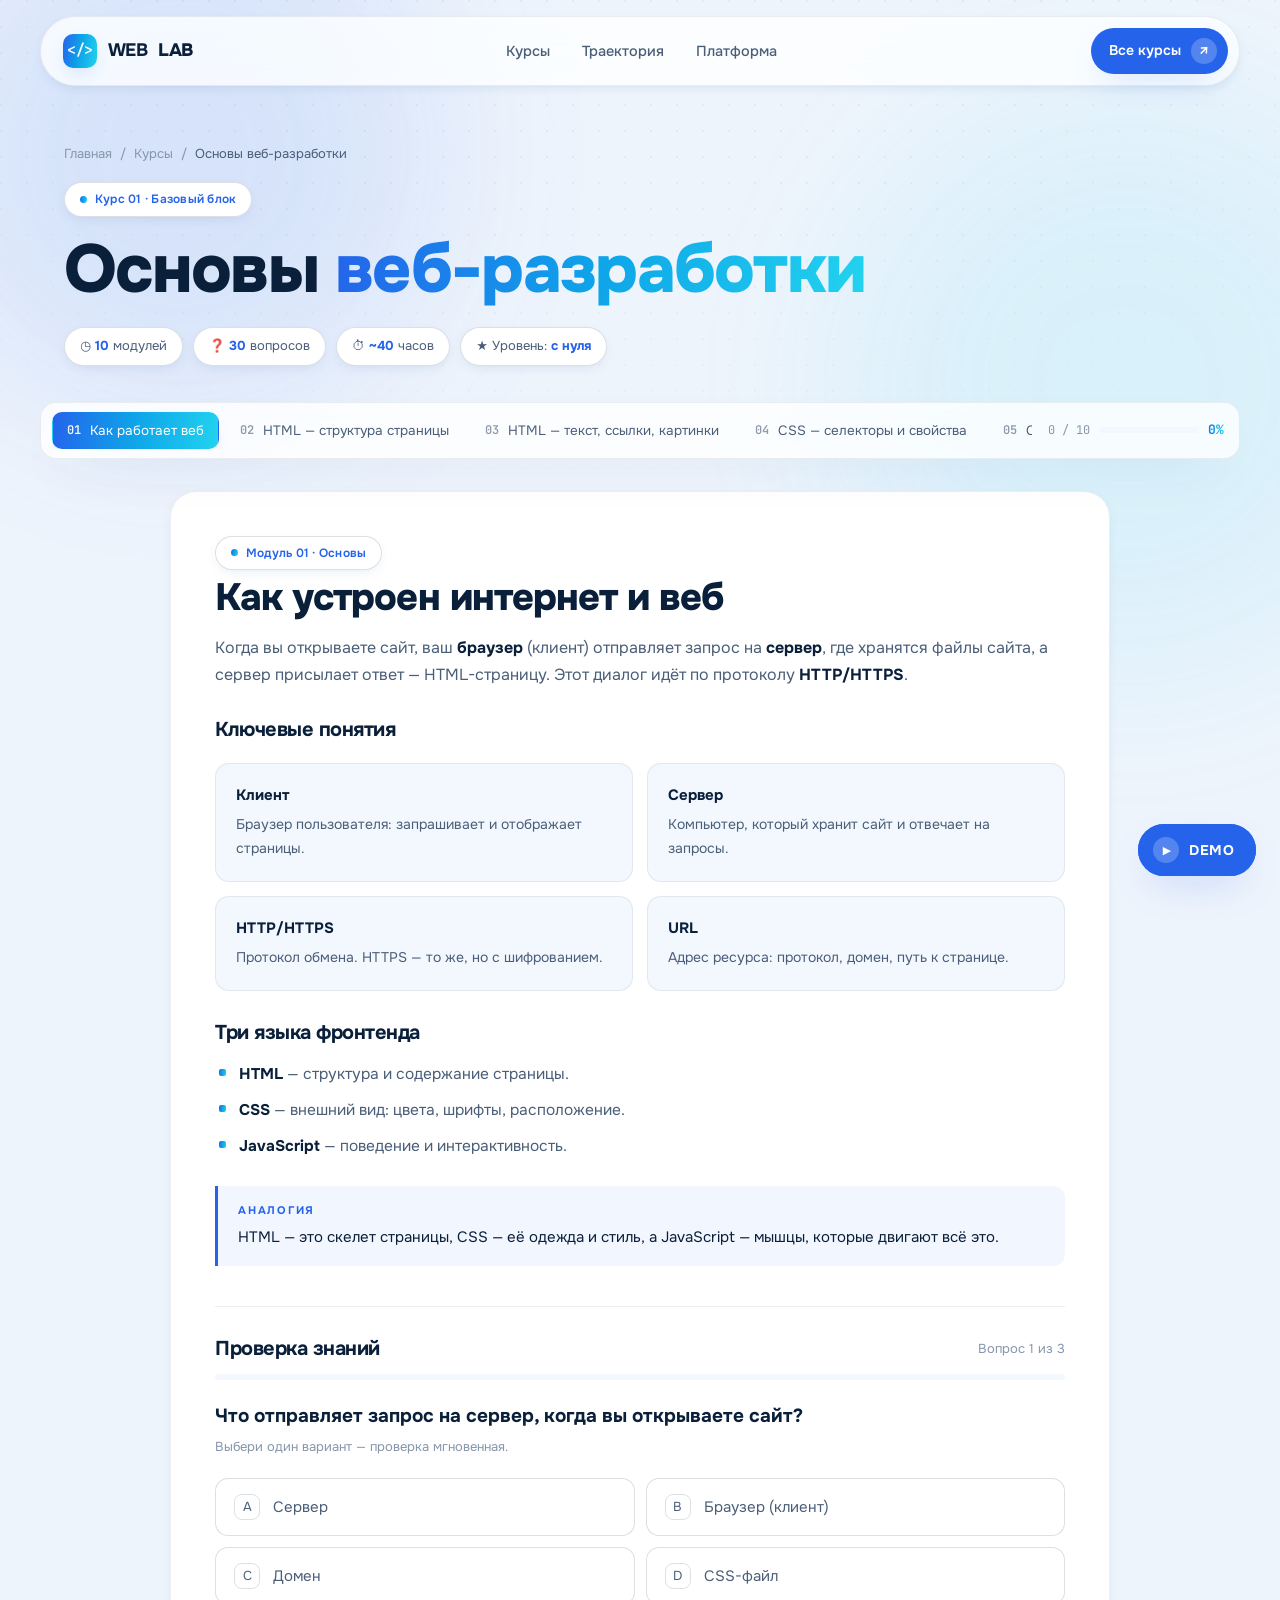
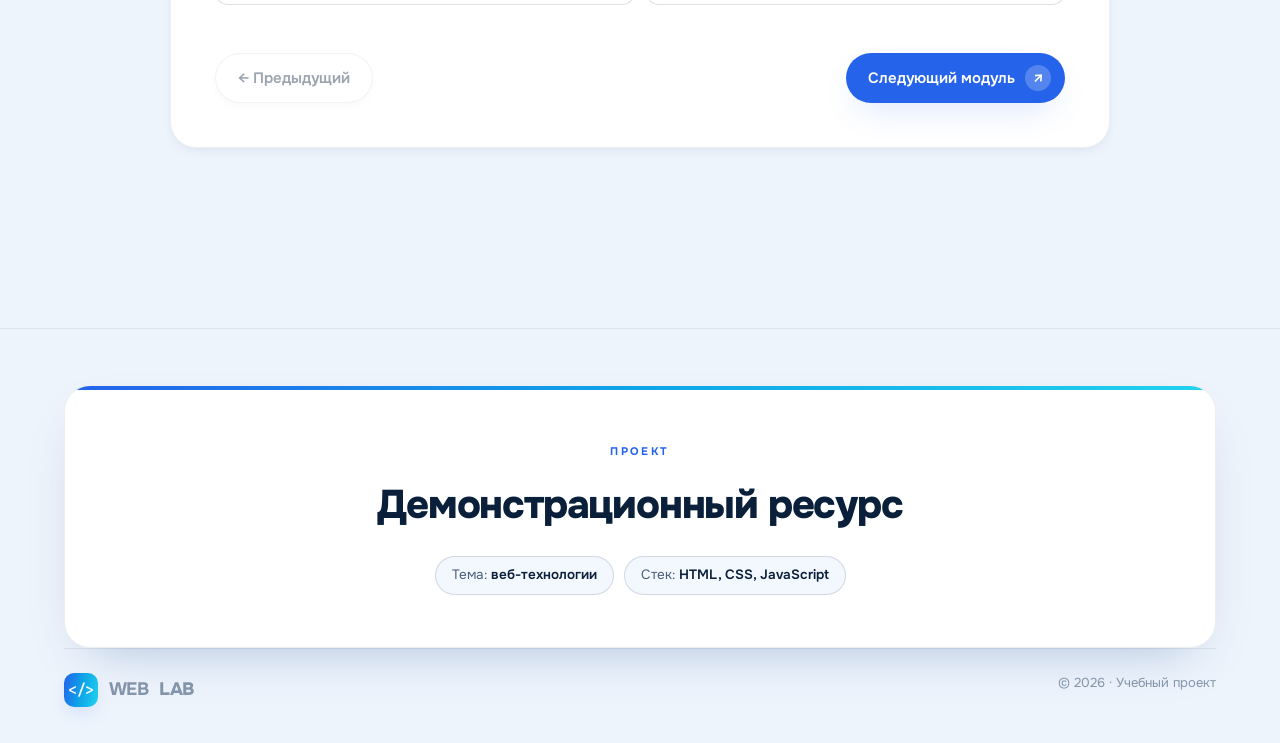
<file: weblab/course.html>
<!DOCTYPE html>
<html lang="ru">
<head>
<meta charset="UTF-8">
<meta name="viewport" content="width=device-width, initial-scale=1.0">
<title>Основы веб-разработки — WEBLAB</title>
<link rel="stylesheet" href="styles.css">
<style>
  .c-hero { padding-top: clamp(120px,16vh,180px); padding-bottom: 36px; }
  .crumbs { display:flex; gap:8px; color:var(--ink-faint); font-size:13px; margin-bottom:18px; }
  .crumbs a:hover{ color:var(--blue); }
  .c-hero h1 { font-size: clamp(32px,5.5vw,68px); font-weight:800; }
  .c-meta { display:flex; gap:10px; flex-wrap:wrap; margin-top:22px; }
  .c-meta .chip { background:var(--surface); border:1px solid var(--line-2); border-radius:999px; padding:8px 15px; font-size:13px; color:var(--ink-soft); box-shadow:var(--shadow-sm); }
  .c-meta .chip b { color:var(--blue); }
  .pcard { margin-top:26px; background:var(--surface); border:1px solid var(--line); border-radius:var(--r-lg); padding:20px 24px; box-shadow:var(--shadow-sm); }
  .pcard .row{ display:flex; justify-content:space-between; align-items:center; margin-bottom:12px; font-size:14px; color:var(--ink-soft); }
  .pcard .row b{ color:var(--blue); font-weight:700; }
  .ptrack{ height:8px; border-radius:8px; background:var(--surface-2); overflow:hidden; }
  .ptrack i{ display:block; height:100%; width:0; background:var(--grad); transition:width 1s var(--ease); }

  /* верхняя панель модулей — табы редактора (вместо боковой колонки) */
  .modbar{ position:sticky; top:80px; z-index:40; width:min(94%,var(--maxw)); margin:0 auto 26px; background:rgba(255,255,255,.82); backdrop-filter:blur(14px) saturate(160%); -webkit-backdrop-filter:blur(14px) saturate(160%); border:1px solid var(--line); border-radius:16px; box-shadow:var(--shadow); }
  .modbar__in{ display:flex; align-items:center; gap:16px; padding:9px 11px; }
  .modtabs{ display:flex; gap:6px; overflow-x:auto; flex:1; scrollbar-width:none; scroll-behavior:smooth; }
  .modtabs::-webkit-scrollbar{ display:none; }
  .tab{ display:inline-flex; align-items:center; gap:9px; white-space:nowrap; padding:9px 14px; border-radius:10px; border:1px solid transparent; font-size:13.5px; color:var(--ink-soft); cursor:pointer; transition:background .25s,color .25s,box-shadow .25s; }
  .tab:hover{ background:var(--surface-2); color:var(--ink); }
  .tab.done:not(.active){ color:var(--blue); }
  .tab.active{ background:var(--grad); color:#fff; box-shadow:0 8px 18px -8px var(--glow-blue); }
  .tab .ti{ font-family:'JetBrains Mono'; font-size:12px; font-weight:600; opacity:.62; }
  .tab.active .ti{ opacity:.95; }
  .modbar__prog{ display:flex; align-items:center; gap:9px; flex-shrink:0; font-size:12px; color:var(--ink-faint); font-family:'JetBrains Mono'; padding-right:4px; }
  .modbar__prog b{ font-size:13px; }
  .ptrack.mini{ width:100px; height:6px; }
  @media(max-width:760px){ .modbar__prog span, .modbar__prog .ptrack{ display:none; } }

  .lesson{ max-width:940px; margin-inline:auto; }

  /* тест: полоса прогресса + варианты в 2 колонки + крупный результат */
  .qbar{ height:6px; border-radius:6px; background:var(--surface-2); overflow:hidden; margin:14px 0 22px; }
  .qbar i{ display:block; height:100%; width:0; background:var(--grad); transition:width .4s var(--ease); }
  .opts{ display:grid; grid-template-columns:1fr 1fr; gap:11px; }
  @media(max-width:640px){ .opts{ grid-template-columns:1fr; } }
  .opts .opt{ margin-bottom:0; }
  .scorewrap{ text-align:center; padding:14px 0; animation:fade .5s var(--ease); }
  .scorewrap .big{ font-size:clamp(46px,7vw,76px); font-weight:800; letter-spacing:-.04em; line-height:1; }
  .scorewrap .scorebar{ max-width:320px; height:10px; border-radius:10px; background:var(--surface-2); margin:18px auto; overflow:hidden; }
  .scorewrap .scorebar i{ display:block; height:100%; border-radius:10px; }

  .lesson{ background:var(--surface); border:1px solid var(--line); border-radius:var(--r-xl); padding:clamp(24px,4vw,44px); box-shadow:var(--shadow-sm); animation:fade .5s var(--ease); }
  @keyframes fade{ from{opacity:0;transform:translateY(14px)} to{opacity:1;transform:none} }
  .lesson h2{ font-size:clamp(24px,3.2vw,38px); font-weight:800; margin:8px 0 16px; }
  .lesson h3{ font-size:20px; font-weight:700; margin:32px 0 12px; }
  .lesson p{ color:var(--ink-soft); margin-bottom:14px; font-size:16px; line-height:1.7; }
  .lesson ul{ margin:0 0 16px; list-style:none; }
  .lesson li{ color:var(--ink-soft); padding:6px 0 6px 24px; position:relative; font-size:15.5px; }
  .lesson li::before{ content:''; position:absolute; left:4px; top:13px; width:7px; height:7px; border-radius:2px; background:var(--grad); }
  .lesson b{ color:var(--ink); }
  .two{ display:grid; grid-template-columns:1fr 1fr; gap:14px; margin:22px 0; }
  @media(max-width:600px){ .two{ grid-template-columns:1fr; } }
  .box{ border:1px solid var(--line); border-radius:14px; padding:20px; background:var(--surface-2); }
  .box h4{ font-size:15px; font-weight:700; margin-bottom:6px; }
  .box p{ font-size:14px; margin:0; }
  .note{ border-left:3px solid var(--blue); background:rgba(37,99,235,.06); border-radius:0 12px 12px 0; padding:16px 20px; margin:22px 0; }
  .note p{ margin:0; color:var(--ink); font-size:15px; }
  .note .t{ font-size:11px; letter-spacing:.16em; text-transform:uppercase; color:var(--blue); font-weight:700; display:block; margin-bottom:6px; }

  .code-b{ background:#0b1220; border-radius:14px; overflow:hidden; margin:20px 0; }
  .code-b .bar{ display:flex; gap:7px; align-items:center; padding:11px 15px; border-bottom:1px solid rgba(255,255,255,.08); }
  .code-b .bar i{ width:10px; height:10px; border-radius:50%; }
  .code-b .bar i:nth-child(1){background:#ff5f57} .code-b .bar i:nth-child(2){background:#febc2e} .code-b .bar i:nth-child(3){background:#28c840}
  .code-b .bar span{ margin-left:auto; font-family:'JetBrains Mono'; font-size:12px; color:#5b6b86; }
  .code-b pre{ margin:0; padding:18px 20px; overflow-x:auto; font-family:'JetBrains Mono'; font-size:13px; line-height:1.7; color:#c7d2e6; }
  .code-b .tg{color:#7dd3fc} .code-b .at{color:#c4b5fd} .code-b .st{color:#6ee7b7} .code-b .kw{color:#60a5fa} .code-b .cm{color:#5b6b86;font-style:italic} .code-b .fn{color:#22d3ee} .code-b .nm{color:#fca5a5}

  /* QUIZ */
  .quiz{ margin-top:40px; border-top:1px solid var(--line); padding-top:32px; }
  .quiz .qh{ display:flex; align-items:center; justify-content:space-between; gap:14px; flex-wrap:wrap; }
  .quiz .qh h3{ margin:0; }
  .qc{ font-size:13px; color:var(--ink-faint); display:inline-flex; align-items:center; gap:8px; }
  .qd{ display:inline-flex; gap:5px; } .qd i{ width:8px; height:8px; border-radius:50%; background:var(--line-2); transition:.3s; } .qd i.on{ background:var(--blue); } .qd i.cur{ transform:scale(1.4); background:var(--cyan); }
  .q{ font-size:19px; font-weight:700; margin:16px 0 6px; }
  .qs{ color:var(--ink-faint); font-size:13px; margin-bottom:20px; }
  .opt{ display:flex; align-items:center; gap:13px; width:100%; text-align:left; padding:15px 18px; border:1px solid var(--line-2); border-radius:13px; background:var(--surface); margin-bottom:11px; font-size:15px; color:var(--ink-soft); transition:transform .3s var(--ease), border-color .3s, background .3s; }
  .opt:hover:not(:disabled){ transform:translateX(4px); border-color:var(--blue-400); color:var(--ink); }
  .opt .mk{ width:26px; height:26px; border-radius:8px; border:1.5px solid var(--line-2); display:grid; place-items:center; font-size:13px; flex-shrink:0; transition:.3s; }
  .opt.correct{ border-color:var(--blue); background:rgba(37,99,235,.07); color:var(--ink); }
  .opt.correct .mk{ background:var(--grad); border-color:transparent; color:#fff; }
  .opt.wrong{ border-color:#ef4444; background:rgba(239,68,68,.06); }
  .opt.wrong .mk{ border-color:#ef4444; color:#ef4444; }
  .opt:disabled{ cursor:default; }
  .qr{ margin-top:14px; padding:16px 20px; border-radius:13px; font-size:15px; line-height:1.6; display:none; }
  .qr.show{ display:block; animation:fade .4s var(--ease); }
  .qr.ok{ background:rgba(37,99,235,.07); border:1px solid var(--blue); color:var(--ink); }
  .qr.no{ background:rgba(239,68,68,.06); border:1px solid #ef4444; color:var(--ink); }
  .qa{ display:flex; justify-content:flex-end; margin-top:16px; }
  .qscore{ text-align:center; padding:18px 0; animation:fade .5s var(--ease); }
  .qscore .ring{ width:118px; height:118px; margin:0 auto 18px; border-radius:50%; display:grid; place-items:center; font-size:30px; font-weight:800; position:relative; }
  .qscore .ring span{ position:relative; z-index:1; }
  .badge{ display:inline-flex; align-items:center; gap:8px; background:rgba(37,99,235,.1); border:1px solid var(--blue); color:var(--blue); border-radius:999px; padding:8px 18px; font-size:13px; font-weight:700; margin-bottom:18px; }
  .qscore h3{ margin:0 0 8px; } .qscore p{ color:var(--ink-soft); max-width:42ch; margin:0 auto 20px; }
  .lnav{ display:flex; justify-content:space-between; gap:16px; margin-top:32px; flex-wrap:wrap; }
  .lnav .btn--ghost.dis{ opacity:.4; pointer-events:none; }
</style>
</head>
<body>

<div class="bg-deco" aria-hidden="true"><div class="blob blob--1" data-speed="0.1"></div><div class="blob blob--2" data-speed="0.06"></div></div>
<div class="prog" id="prog" aria-hidden="true"></div>

<nav class="nav" id="nav">
  <a class="brand" href="index.html"><span class="logo">&lt;/&gt;</span>WEB<b>LAB</b></a>
  <div class="nav-links">
    <a href="index.html#courses">Курсы</a>
    <a href="index.html#road">Траектория</a>
    <a href="index.html#why">Платформа</a>
  </div>
  <a class="btn btn--primary" href="index.html#courses">Все курсы <span class="pip">↗</span></a>
  <button class="burger" id="burger" aria-label="Меню"><span></span><span></span></button>
</nav>
<div class="mobile-menu" id="mobileMenu">
  <a href="index.html#courses">Курсы</a><a href="index.html#road">Траектория</a><a href="index.html#why">Платформа</a><a href="index.html">На главную ↗</a>
</div>

<header class="c-hero">
  <div class="wrap">
    <div class="crumbs reveal"><a href="index.html">Главная</a> / <a href="index.html#courses">Курсы</a> / <span style="color:var(--ink-soft)">Основы веб-разработки</span></div>
    <span class="eyebrow reveal">Курс 01 · Базовый блок</span>
    <h1 class="reveal d1" style="margin-top:18px">Основы <span class="grad-text">веб-разработки</span></h1>
    <div class="c-meta reveal d2">
      <span class="chip">◷ <b>10</b> модулей</span>
      <span class="chip">❓ <b id="totalQ">—</b> вопросов</span>
      <span class="chip">⏱ <b>~40</b> часов</span>
      <span class="chip">★ Уровень: <b>с нуля</b></span>
    </div>
  </div>
</header>

<!-- верхняя панель-вкладки модулей -->
<div class="modbar" id="modbar">
  <div class="modbar__in">
    <div class="modtabs" id="modtabs"></div>
    <div class="modbar__prog">
      <span id="pcount">0 / 10</span>
      <div class="ptrack mini"><i id="pbar"></i></div>
      <b id="ppct" class="grad-text">0%</b>
    </div>
  </div>
</div>

<section style="padding-top:6px">
  <div class="wrap">
    <article id="lessonRoot" class="reveal"></article>
  </div>
</section>

<footer>
  <div class="wrap">
    <div class="author reveal">
      <span class="tag-a">Проект</span>
      <div class="name">Демонстрационный ресурс</div>
      <div class="meta">
        <span class="chip">Тема: <b>веб-технологии</b></span>
        <span class="chip">Стек: <b>HTML, CSS, JavaScript</b></span>
      </div>
    </div>
    <div class="foot-base">
      <a class="brand" href="index.html"><span class="logo">&lt;/&gt;</span>WEB<b>LAB</b></a>
      <span>© 2026 · Учебный проект</span>
    </div>
  </div>
</footer>

<script src="app.js"></script>
<script src="course.js"></script>
<script src="demo.js"></script>
</body>
</html>
</file>
<file: bastion/styles.css>
/* ============================================================
   BASTION // ИНФОРМАЦИОННАЯ БЕЗОПАСНОСТЬ
   Tactical Telemetry · Industrial Brutalism · Dark CRT
   ============================================================ */
@import url('https://fonts.googleapis.com/css2?family=Oswald:wght@300;400;500;600;700&family=Archivo:wght@400;500;600;700&family=JetBrains+Mono:wght@400;500;700&display=swap');

:root {
  --bg:        #0a0a0a;
  --bg-2:      #0e0e0e;
  --panel:     #101010;
  --panel-2:   #141414;
  --ink:       #ededed;
  --ink-dim:   #8c8c8c;
  --ink-faint: #555555;
  --line:      #242424;
  --line-2:    #383838;
  --red:        #ff3434;
  --red-deep:   #c81313;
  --purple:     #a64bff;
  --purple-deep:#7b1fff;
  --blue:       #2f7bff;
  --blue-deep:  #1b53d6;
  --green:      #4af626;

  --mono: 'JetBrains Mono', monospace;
  --head: 'Oswald', 'Archivo', sans-serif;
  --body: 'Archivo', system-ui, sans-serif;
  --maxw: 1320px;
}

*, *::before, *::after { box-sizing: border-box; margin: 0; padding: 0; border-radius: 0 !important; }
html { -webkit-text-size-adjust: 100%; scroll-behavior: smooth; }
body {
  font-family: var(--body);
  background: var(--bg);
  color: var(--ink);
  line-height: 1.5;
  overflow-x: hidden;
  -webkit-font-smoothing: antialiased;
}
::selection { background: var(--red); color: #000; }
a { color: inherit; text-decoration: none; }
button { font-family: inherit; cursor: pointer; border: none; background: none; color: inherit; }
img { display: block; max-width: 100%; }

/* ---------- analog overlays ---------- */
.scanlines, .grain { position: fixed; inset: 0; pointer-events: none; z-index: 60; }
.scanlines { background: repeating-linear-gradient(0deg, transparent 0, transparent 2px, rgba(0,0,0,.22) 2px, rgba(0,0,0,.22) 3px); opacity: .35; mix-blend-mode: multiply; }
.grain { opacity: .05; background-image: url("data:image/svg+xml,%3Csvg viewBox='0 0 200 200' xmlns='http://www.w3.org/2000/svg'%3E%3Cfilter id='n'%3E%3CfeTurbulence type='fractalNoise' baseFrequency='0.8' numOctaves='3'/%3E%3C/filter%3E%3Crect width='100%25' height='100%25' filter='url(%23n)'/%3E%3C/svg%3E"); }
.vignette { position: fixed; inset: 0; pointer-events: none; z-index: 59; box-shadow: inset 0 0 200px 40px rgba(0,0,0,.6); }

/* ---------- type ---------- */
.mono { font-family: var(--mono); text-transform: uppercase; letter-spacing: .08em; }
.lbl { font-family: var(--mono); font-size: 11px; text-transform: uppercase; letter-spacing: .14em; color: var(--ink-dim); }
.lbl-red { color: var(--red); }
h1, h2, h3 { font-family: var(--head); text-transform: uppercase; font-weight: 600; line-height: .92; letter-spacing: -.01em; }

.wrap { width: 100%; max-width: var(--maxw); margin-inline: auto; padding-inline: 22px; }

/* ---------- buttons ---------- */
.btn {
  display: inline-flex; align-items: center; gap: 12px;
  font-family: var(--mono); font-size: 13px; text-transform: uppercase; letter-spacing: .1em; font-weight: 500;
  padding: 14px 22px; border: 1px solid var(--line-2); background: transparent; color: var(--ink);
  transition: background .18s steps(2), color .18s steps(2), border-color .18s;
}
.btn:hover { background: var(--ink); color: #000; border-color: var(--ink); }
.btn--red { background: var(--red); color: #000; border-color: var(--red); }
.btn--red:hover { background: #fff; border-color: #fff; }
.btn .ar { font-size: 14px; }

/* ============================================================ NAV */
.nav {
  position: fixed; top: 0; left: 0; right: 0; z-index: 100;
  display: grid; grid-template-columns: auto 1fr auto;
  align-items: stretch;
  background: var(--bg); border-bottom: 1px solid var(--line);
  transition: transform .4s steps(3);
}
.nav.hidden { transform: translateY(-100%); }
.nav__brand { display: flex; align-items: center; gap: 12px; padding: 0 22px; border-right: 1px solid var(--line); }
.nav__brand .mk { width: 26px; height: 26px; background: var(--purple); display: grid; place-items: center; color: #000; font-family: var(--head); font-weight: 700; font-size: 16px; }
.nav__brand b { font-family: var(--head); font-weight: 700; font-size: 22px; letter-spacing: .02em; }
.nav__brand sup { font-family: var(--mono); font-size: 9px; color: var(--ink-dim); }
.nav__links { display: flex; align-items: center; }
.nav__links a { font-family: var(--mono); font-size: 12px; text-transform: uppercase; letter-spacing: .1em; color: var(--ink-dim); padding: 0 20px; height: 100%; display: flex; align-items: center; border-right: 1px solid var(--line); transition: color .2s, background .2s; }
.nav__links a:first-child { border-left: 1px solid var(--line); }
.nav__links a:hover { color: var(--ink); background: var(--panel-2); }
.nav__right { display: flex; align-items: center; }
.nav__stat { display: flex; align-items: center; gap: 9px; padding: 0 18px; border-left: 1px solid var(--line); font-family: var(--mono); font-size: 11px; letter-spacing: .12em; color: var(--ink-dim); }
.nav__stat .dot { width: 8px; height: 8px; background: var(--blue); box-shadow: 0 0 8px var(--blue); animation: blink 1.6s steps(2) infinite; }
@keyframes blink { 50% { opacity: .25; } }
.nav__cta { display: flex; align-items: center; gap: 10px; padding: 0 22px; background: var(--purple); color: #000; font-family: var(--mono); font-size: 12px; text-transform: uppercase; letter-spacing: .1em; font-weight: 700; transition: background .2s; }
.nav__cta:hover { background: #fff; }
.burger { display: none; width: 52px; border-left: 1px solid var(--line); position: relative; }
.burger span { position: absolute; left: 16px; width: 20px; height: 2px; background: var(--ink); transition: transform .3s, opacity .3s; }
.burger span:nth-child(1){ top: 22px } .burger span:nth-child(2){ top: 30px }
.burger.open span:nth-child(1){ top: 26px; transform: rotate(45deg) } .burger.open span:nth-child(2){ top: 26px; transform: rotate(-45deg) }

.mobile { position: fixed; inset: 0; z-index: 95; background: var(--bg); padding: 80px 22px; display: none; flex-direction: column; gap: 1px; }
.mobile.open { display: flex; }
.mobile a { font-family: var(--head); text-transform: uppercase; font-size: 36px; font-weight: 600; padding: 14px 0; border-bottom: 1px solid var(--line); }
.mobile a:hover { color: var(--red); }

/* nav rows fixed height */
.nav, .nav__brand, .nav__links, .nav__right { min-height: 52px; }

/* ============================================================ HERO */
.hero { padding-top: 52px; border-bottom: 1px solid var(--line); }
.hero__meta { display: flex; justify-content: space-between; flex-wrap: wrap; gap: 10px; padding: 12px 22px; border-bottom: 1px solid var(--line); font-family: var(--mono); font-size: 11px; letter-spacing: .12em; color: var(--ink-faint); }
.hero__meta .id { color: var(--red); }
.hero__grid { display: grid; grid-template-columns: 1.25fr 1fr; }
@media (max-width: 900px){ .hero__grid { grid-template-columns: 1fr; } }
.hero__left { padding: clamp(40px,6vw,76px) 22px; border-right: 1px solid var(--line); }
.hero__tag { display: inline-flex; align-items: center; gap: 10px; font-family: var(--mono); font-size: 11px; letter-spacing: .16em; color: var(--ink-dim); margin-bottom: 28px; }
.hero__tag::before { content: '+'; color: var(--red); }
.hero h1 { font-size: clamp(3.4rem, 10vw, 9rem); font-weight: 700; letter-spacing: -.02em; line-height: .86; }
.hero h1 .red { color: var(--red); }
.hero h1 .out { color: transparent; -webkit-text-stroke: 1.5px var(--ink-dim); }
.hero__sub { font-family: var(--mono); font-size: 13px; line-height: 1.7; color: var(--ink-dim); max-width: 46ch; margin-top: 30px; text-transform: none; letter-spacing: .02em; }
.hero__act { display: flex; gap: 0; margin-top: 38px; flex-wrap: wrap; }
.hero__act .btn { border-right-width: 0; }
.hero__act .btn:last-child { border-right-width: 1px; }

/* terminal panel */
.term { background: var(--panel); display: flex; flex-direction: column; }
.term__bar { display: flex; align-items: center; gap: 10px; padding: 10px 16px; border-bottom: 1px solid var(--line); font-family: var(--mono); font-size: 11px; letter-spacing: .1em; color: var(--ink-dim); }
.term__bar .x { width: 9px; height: 9px; border: 1px solid var(--line-2); }
.term__bar .x.on { background: var(--purple); border-color: var(--purple); }
.term__bar span { margin-left: auto; }
.term__body { padding: 20px 18px; font-family: var(--mono); font-size: 12.5px; line-height: 1.9; flex: 1; }
.term__body .c { color: var(--ink-faint); }
.term__body .g { color: var(--blue); }
.term__body .r { color: var(--red); }
.term__body .w { color: var(--ink); }
.term__body .cursor { display: inline-block; width: 8px; height: 14px; background: var(--blue); vertical-align: middle; animation: blink 1s steps(2) infinite; }

/* ticker */
.ticker { border-bottom: 1px solid var(--line); overflow: hidden; background: var(--purple); }
.ticker__t { display: flex; gap: 40px; width: max-content; animation: tk 26s linear infinite; padding: 9px 0; }
.ticker__t span { font-family: var(--mono); font-size: 12px; font-weight: 700; text-transform: uppercase; letter-spacing: .14em; color: #000; display: inline-flex; gap: 40px; white-space: nowrap; }
.ticker__t span::after { content: '///'; }
@keyframes tk { to { transform: translateX(-50%); } }

/* ============================================================ SECTION HEAD */
.shead { display: flex; align-items: baseline; justify-content: space-between; gap: 20px; flex-wrap: wrap; padding: 18px 22px; border-bottom: 1px solid var(--line); }
.shead h2 { font-size: clamp(1.8rem, 4vw, 3.4rem); }
.shead .meta { font-family: var(--mono); font-size: 11px; letter-spacing: .12em; color: var(--ink-faint); text-align: right; }
.shead .meta .red { color: var(--red); }

/* ============================================================ MODULES TABLE */
.modules { border-bottom: 1px solid var(--line); }
.mrow {
  display: grid; grid-template-columns: 96px 1fr 1.4fr 150px 60px; align-items: center;
  border-bottom: 1px solid var(--line); padding: 0; position: relative; transition: background .15s;
}
.mrow:hover { background: var(--panel-2); }
.mrow > * { padding: 22px 18px; }
.mrow .ix { font-family: var(--mono); font-size: 13px; color: var(--red); border-right: 1px solid var(--line); }
.mrow .nm { font-family: var(--head); text-transform: uppercase; font-size: clamp(18px, 2vw, 24px); font-weight: 500; }
.mrow .ds { font-family: var(--mono); font-size: 11.5px; line-height: 1.6; color: var(--ink-dim); text-transform: none; letter-spacing: .02em; border-left: 1px solid var(--line); border-right: 1px solid var(--line); }
.mrow .tg { font-family: var(--mono); font-size: 10.5px; letter-spacing: .1em; color: var(--ink-faint); text-transform: uppercase; }
.mrow .go { text-align: center; font-family: var(--mono); color: var(--ink-dim); border-left: 1px solid var(--line); transition: color .15s, background .15s; }
.mrow:hover .go { background: var(--purple); color: #000; }
.mrow:hover .nm { color: var(--purple); }
@media (max-width: 820px){
  .mrow { grid-template-columns: 64px 1fr 54px; }
  .mrow .ds, .mrow .tg { display: none; }
}

/* ============================================================ PROTOCOL / STEPS */
.proto { display: grid; grid-template-columns: repeat(4, 1fr); gap: 1px; background: var(--line); border-bottom: 1px solid var(--line); }
@media (max-width: 820px){ .proto { grid-template-columns: 1fr 1fr; } }
@media (max-width: 480px){ .proto { grid-template-columns: 1fr; } }
.pcell { background: var(--bg); padding: 32px 22px; min-height: 220px; display: flex; flex-direction: column; }
.pcell .n { font-family: var(--mono); font-size: 12px; color: var(--blue); letter-spacing: .12em; }
.pcell h3 { font-size: 26px; margin: 18px 0 12px; font-weight: 600; }
.pcell p { font-family: var(--mono); font-size: 11.5px; line-height: 1.7; color: var(--ink-dim); text-transform: none; letter-spacing: .02em; margin-top: auto; }

/* ============================================================ STATS */
.stats { display: grid; grid-template-columns: repeat(4, 1fr); gap: 1px; background: var(--line); border-bottom: 1px solid var(--line); }
@media (max-width: 700px){ .stats { grid-template-columns: 1fr 1fr; } }
.scell { background: var(--bg); padding: 40px 22px; }
.scell .num { font-family: var(--head); font-size: clamp(2.6rem, 6vw, 4.4rem); font-weight: 700; line-height: 1; }
.scell .num .red { color: var(--red); }
.scell .cap { font-family: var(--mono); font-size: 11px; letter-spacing: .1em; color: var(--ink-dim); margin-top: 10px; }

/* ============================================================ FEATURES */
.feats { display: grid; grid-template-columns: repeat(3, 1fr); gap: 1px; background: var(--line); border-bottom: 1px solid var(--line); }
@media (max-width: 820px){ .feats { grid-template-columns: 1fr 1fr; } }
@media (max-width: 520px){ .feats { grid-template-columns: 1fr; } }
.fcell { background: var(--bg); padding: 34px 24px; min-height: 200px; transition: background .15s; }
.fcell:hover { background: var(--panel-2); }
.fcell .ic { width: 38px; height: 38px; border: 1px solid var(--line-2); display: grid; place-items: center; color: var(--purple); font-family: var(--mono); margin-bottom: 22px; }
.fcell h3 { font-size: 22px; font-weight: 600; margin-bottom: 10px; }
.fcell p { font-family: var(--mono); font-size: 11.5px; line-height: 1.7; color: var(--ink-dim); text-transform: none; letter-spacing: .02em; }

/* ============================================================ CTA */
.cta { padding: clamp(50px,9vw,110px) 22px; text-align: center; border-bottom: 1px solid var(--line); position: relative; }
.cta::before, .cta::after { content: '+'; position: absolute; font-family: var(--mono); color: var(--red); font-size: 20px; }
.cta::before { top: 16px; left: 16px; } .cta::after { bottom: 16px; right: 16px; }
.cta h2 { font-size: clamp(2.4rem, 7vw, 6rem); font-weight: 700; }
.cta p { font-family: var(--mono); font-size: 12px; color: var(--ink-dim); letter-spacing: .08em; margin: 20px auto 36px; max-width: 50ch; text-transform: none; }

/* ============================================================ AUTHOR (только ФИО) */
.author { padding: clamp(46px,8vw,96px) 22px; text-align: center; border-bottom: 1px solid var(--line); }
.author .lbl { display: block; margin-bottom: 22px; }
.author .fio { font-family: var(--head); text-transform: uppercase; font-size: clamp(2rem, 6vw, 5rem); font-weight: 700; letter-spacing: -.01em; line-height: .95; }
.author .fio .red { color: var(--red); }
.author .sub { font-family: var(--mono); font-size: 12px; letter-spacing: .14em; color: var(--ink-faint); margin-top: 22px; }

/* ============================================================ FOOTER */
footer { padding: 30px 22px; display: flex; justify-content: space-between; gap: 16px; flex-wrap: wrap; font-family: var(--mono); font-size: 11px; letter-spacing: .1em; color: var(--ink-faint); text-transform: uppercase; }
footer b { color: var(--ink); }

/* progress bar top */
.prog { position: fixed; top: 0; left: 0; height: 2px; background: linear-gradient(90deg, var(--purple), var(--red), var(--blue)); width: 0; z-index: 101; }

/* reveal */
.reveal { opacity: 0; transform: translateY(20px); transition: opacity .6s steps(6), transform .6s var(--ease, ease); }
.reveal.in { opacity: 1; transform: none; }

@media (max-width: 768px){
  .nav__links, .nav__stat { display: none; }
  .nav__cta { display: none; }
  .burger { display: block; }
  .nav { grid-template-columns: 1fr auto; }
  .hero__act .btn { flex: 1; justify-content: center; }
}
@media (prefers-reduced-motion: reduce){ *{ animation: none !important; transition-duration: .001ms !important } .reveal{ opacity:1; transform:none } }
</file>
<file: infosfera/styles.css>
/* ============================================================
   ИНФОСФЕРА — Цифровой образовательный ресурс
   Vibe: Ethereal Glass · Emerald/Lime · Apple/Google/Samsung-tier
   ============================================================ */

@import url('https://fonts.googleapis.com/css2?family=Unbounded:wght@300;400;500;600;700;800&family=Manrope:wght@300;400;500;600;700;800&display=swap');

/* ---------- Design Tokens ---------- */
:root {
  --bg:            #050807;
  --bg-2:          #07110c;
  --surface:       rgba(255, 255, 255, 0.035);
  --surface-2:     rgba(255, 255, 255, 0.06);
  --hairline:      rgba(255, 255, 255, 0.09);
  --hairline-strong: rgba(255, 255, 255, 0.14);

  --ink:           #f2fef6;
  --ink-soft:      rgba(228, 255, 238, 0.62);
  --ink-faint:     rgba(228, 255, 238, 0.38);

  --lime:          #b6ff3c;
  --lime-bright:   #c8ff5e;
  --emerald:       #25e08a;
  --emerald-deep:  #0e9c5e;
  --mint:          #6affc0;

  --glow-lime:     rgba(182, 255, 60, 0.55);
  --glow-emerald:  rgba(37, 224, 138, 0.45);

  --radius-xl:     2rem;
  --radius-lg:     1.4rem;
  --radius-md:     1rem;

  --ease-soft:     cubic-bezier(0.32, 0.72, 0, 1);
  --ease-spring:   cubic-bezier(0.34, 1.56, 0.64, 1);

  --maxw:          1240px;
}

/* ---------- Reset ---------- */
*, *::before, *::after { box-sizing: border-box; margin: 0; padding: 0; }

html { scroll-behavior: smooth; -webkit-text-size-adjust: 100%; }

body {
  font-family: 'Manrope', system-ui, sans-serif;
  background: var(--bg);
  color: var(--ink);
  line-height: 1.55;
  overflow-x: hidden;
  -webkit-font-smoothing: antialiased;
  text-rendering: optimizeLegibility;
}

::selection { background: var(--lime); color: #06120a; }

a { color: inherit; text-decoration: none; }
button { font-family: inherit; cursor: pointer; border: none; background: none; color: inherit; }
img { display: block; max-width: 100%; }

/* ---------- Ambient background ---------- */
.aurora {
  position: fixed; inset: 0; z-index: -2; overflow: hidden; pointer-events: none;
  background:
    radial-gradient(120% 90% at 50% -10%, #0a1a11 0%, var(--bg) 55%);
}
.orb {
  position: absolute; border-radius: 50%; filter: blur(80px);
  opacity: 0.5; will-change: transform;
}
.orb--lime    { width: 46vw; height: 46vw; background: var(--glow-lime);    top: -8vw;  left: -6vw; }
.orb--emerald { width: 52vw; height: 52vw; background: var(--glow-emerald); bottom: -16vw; right: -10vw; }
.orb--mint    { width: 30vw; height: 30vw; background: rgba(106,255,192,.3); top: 40vh; left: 55vw; opacity: .35; }

/* fixed grain overlay */
.grain {
  position: fixed; inset: 0; z-index: 60; pointer-events: none; opacity: .04;
  background-image: url("data:image/svg+xml,%3Csvg viewBox='0 0 200 200' xmlns='http://www.w3.org/2000/svg'%3E%3Cfilter id='n'%3E%3CfeTurbulence type='fractalNoise' baseFrequency='0.85' numOctaves='3'/%3E%3C/filter%3E%3Crect width='100%25' height='100%25' filter='url(%23n)'/%3E%3C/svg%3E");
}

/* ---------- Layout helpers ---------- */
.wrap { width: 100%; max-width: var(--maxw); margin-inline: auto; padding-inline: 24px; }
section { padding-block: clamp(80px, 12vw, 160px); position: relative; }

.eyebrow {
  display: inline-flex; align-items: center; gap: 8px;
  border: 1px solid var(--hairline-strong); background: var(--surface);
  border-radius: 999px; padding: 6px 14px;
  font-size: 10.5px; letter-spacing: 0.24em; text-transform: uppercase;
  font-weight: 600; color: var(--ink-soft);
}
.eyebrow::before {
  content: ''; width: 6px; height: 6px; border-radius: 50%;
  background: var(--lime); box-shadow: 0 0 12px var(--lime);
}

h1, h2, h3 { font-family: 'Unbounded', sans-serif; font-weight: 600; line-height: 1.02; letter-spacing: -0.02em; }

.grad-text {
  background: linear-gradient(100deg, var(--lime) 0%, var(--mint) 45%, var(--emerald) 100%);
  -webkit-background-clip: text; background-clip: text; color: transparent;
}

/* ============================================================
   NAVIGATION — Fluid Island
   ============================================================ */
.nav {
  position: fixed; top: 18px; left: 50%; transform: translateX(-50%);
  z-index: 100; width: min(94%, var(--maxw));
  display: flex; align-items: center; justify-content: space-between;
  padding: 10px 12px 10px 22px;
  background: rgba(8, 16, 11, 0.55);
  backdrop-filter: blur(22px) saturate(160%);
  -webkit-backdrop-filter: blur(22px) saturate(160%);
  border: 1px solid var(--hairline); border-radius: 999px;
  transition: transform .6s var(--ease-soft), box-shadow .6s var(--ease-soft), background .6s var(--ease-soft);
}
.nav.scrolled { box-shadow: 0 18px 50px -20px rgba(0,0,0,.7); background: rgba(8,16,11,.78); }
.nav.hidden  { transform: translateX(-50%) translateY(-150%); }

.brand { display: flex; align-items: center; gap: 10px; font-family: 'Unbounded'; font-weight: 600; font-size: 16px; letter-spacing: -0.01em; }
.brand .mark {
  width: 30px; height: 30px; border-radius: 9px; position: relative;
  background: conic-gradient(from 220deg, var(--lime), var(--emerald), var(--mint), var(--lime));
  box-shadow: 0 0 22px -4px var(--glow-lime);
}
.brand .mark::after {
  content: ''; position: absolute; inset: 6px; border-radius: 4px; background: var(--bg-2);
}

.nav-links { display: flex; align-items: center; gap: 4px; }
.nav-links a {
  padding: 9px 16px; border-radius: 999px; font-size: 14px; font-weight: 500; color: var(--ink-soft);
  transition: color .3s var(--ease-soft), background .3s var(--ease-soft);
}
.nav-links a:hover { color: var(--ink); background: var(--surface-2); }

.nav-cta {
  display: inline-flex; align-items: center; gap: 10px;
  background: var(--lime); color: #06120a; font-weight: 700; font-size: 14px;
  padding: 9px 9px 9px 18px; border-radius: 999px;
  transition: transform .4s var(--ease-spring), box-shadow .4s var(--ease-soft);
  box-shadow: 0 8px 30px -10px var(--glow-lime);
}
.nav-cta:hover { box-shadow: 0 12px 40px -8px var(--glow-lime); }
.nav-cta:active { transform: scale(.96); }
.nav-cta .pip {
  width: 26px; height: 26px; border-radius: 50%; background: #06120a; color: var(--lime);
  display: grid; place-items: center; transition: transform .4s var(--ease-spring);
}
.nav-cta:hover .pip { transform: translate(2px, -2px) rotate(45deg); }

.burger { display: none; width: 42px; height: 42px; border-radius: 50%; background: var(--surface-2); position: relative; }
.burger span { position: absolute; left: 11px; width: 20px; height: 2px; background: var(--ink); border-radius: 2px; transition: transform .45s var(--ease-soft), opacity .3s; }
.burger span:nth-child(1) { top: 16px; }
.burger span:nth-child(2) { top: 24px; }
.burger.open span:nth-child(1) { top: 20px; transform: rotate(45deg); }
.burger.open span:nth-child(2) { top: 20px; transform: rotate(-45deg); }

/* Mobile overlay menu */
.mobile-menu {
  position: fixed; inset: 0; z-index: 95; display: flex; flex-direction: column;
  justify-content: center; gap: 8px; padding: 0 32px;
  background: rgba(5, 10, 7, 0.85); backdrop-filter: blur(34px); -webkit-backdrop-filter: blur(34px);
  opacity: 0; pointer-events: none; transition: opacity .5s var(--ease-soft);
}
.mobile-menu.open { opacity: 1; pointer-events: auto; }
.mobile-menu a {
  font-family: 'Unbounded'; font-size: clamp(34px, 11vw, 64px); font-weight: 500; line-height: 1.05;
  color: var(--ink); opacity: 0; transform: translateY(40px);
  transition: transform .6s var(--ease-soft), opacity .6s var(--ease-soft);
}
.mobile-menu.open a { opacity: 1; transform: translateY(0); }
.mobile-menu.open a:nth-child(1) { transition-delay: .08s; }
.mobile-menu.open a:nth-child(2) { transition-delay: .14s; }
.mobile-menu.open a:nth-child(3) { transition-delay: .20s; }
.mobile-menu.open a:nth-child(4) { transition-delay: .26s; }
.mobile-menu.open a:nth-child(5) { transition-delay: .32s; }

/* ============================================================
   HERO
   ============================================================ */
.hero { padding-top: clamp(140px, 20vh, 220px); padding-bottom: clamp(60px, 9vw, 120px); text-align: center; }
.hero h1 { font-size: clamp(44px, 8.5vw, 124px); font-weight: 700; }
.hero h1 .line { display: block; overflow: hidden; }
.hero h1 .line > span { display: inline-block; transform: translateY(110%); transition: transform 1s var(--ease-soft); }
.hero.in h1 .line > span { transform: translateY(0); }
.hero h1 .line:nth-child(2) > span { transition-delay: .12s; }
.hero h1 .line:nth-child(3) > span { transition-delay: .24s; }
.hero h1 .line { padding-bottom: .04em; } /* room for descenders */
.hero h1 .line:nth-child(2) { font-size: .78em; } /* long word fits without clipping */

.hero p {
  max-width: 620px; margin: 28px auto 0; font-size: clamp(15px, 1.6vw, 19px);
  color: var(--ink-soft); font-weight: 400;
  opacity: 0; transform: translateY(20px); transition: all .9s var(--ease-soft) .5s;
}
.hero.in p { opacity: 1; transform: translateY(0); }

.hero-actions {
  display: flex; gap: 14px; justify-content: center; flex-wrap: wrap; margin-top: 40px;
  opacity: 0; transform: translateY(20px); transition: all .9s var(--ease-soft) .65s;
}
.hero.in .hero-actions { opacity: 1; transform: translateY(0); }

.btn {
  display: inline-flex; align-items: center; gap: 12px;
  padding: 15px 16px 15px 26px; border-radius: 999px; font-weight: 700; font-size: 15px;
  transition: transform .4s var(--ease-spring), box-shadow .4s var(--ease-soft), background .4s;
}
.btn .pip {
  width: 30px; height: 30px; border-radius: 50%; display: grid; place-items: center;
  transition: transform .45s var(--ease-spring);
}
.btn:active { transform: scale(.97); }
.btn--primary { background: var(--lime); color: #06120a; box-shadow: 0 14px 40px -12px var(--glow-lime); }
.btn--primary .pip { background: #06120a; color: var(--lime); }
.btn--primary:hover { box-shadow: 0 20px 56px -12px var(--glow-lime); }
.btn--primary:hover .pip { transform: translate(3px, -3px); }
.btn--ghost { background: var(--surface-2); color: var(--ink); border: 1px solid var(--hairline-strong); padding: 15px 26px; }
.btn--ghost:hover { background: var(--surface); }

/* marquee strip */
.marquee {
  margin-top: clamp(60px, 8vw, 110px); border-block: 1px solid var(--hairline);
  padding-block: 22px; overflow: hidden; -webkit-mask-image: linear-gradient(90deg, transparent, #000 12%, #000 88%, transparent);
          mask-image: linear-gradient(90deg, transparent, #000 12%, #000 88%, transparent);
}
.marquee-track { display: flex; gap: 56px; width: max-content; animation: slide 32s linear infinite; }
.marquee-track span {
  font-family: 'Unbounded'; font-weight: 400; font-size: 19px; color: var(--ink-faint);
  display: inline-flex; align-items: center; gap: 56px; white-space: nowrap;
}
.marquee-track span::after { content: '✦'; color: var(--lime); font-size: 13px; }
@keyframes slide { to { transform: translateX(-50%); } }

/* ============================================================
   STATS
   ============================================================ */
.stats-grid { display: grid; grid-template-columns: repeat(4, 1fr); gap: 16px; }
.stat {
  background: var(--surface); border: 1px solid var(--hairline); border-radius: var(--radius-lg);
  padding: 30px 26px; position: relative; overflow: hidden;
}
.stat::before {
  content: ''; position: absolute; top: 0; left: 0; right: 0; height: 1px;
  background: linear-gradient(90deg, transparent, var(--lime), transparent); opacity: .5;
}
.stat .num { font-family: 'Unbounded'; font-size: clamp(36px, 4.5vw, 58px); font-weight: 600; }
.stat .label { color: var(--ink-soft); font-size: 14px; margin-top: 8px; }

/* ============================================================
   SECTION HEADERS
   ============================================================ */
.sec-head { display: flex; align-items: flex-end; justify-content: space-between; gap: 30px; margin-bottom: 56px; flex-wrap: wrap; }
.sec-head h2 { font-size: clamp(32px, 5vw, 64px); max-width: 14ch; }
.sec-head p { color: var(--ink-soft); max-width: 38ch; font-size: 16px; }

/* ============================================================
   DISCIPLINES — Asymmetrical Bento
   ============================================================ */
.bento { display: grid; grid-template-columns: repeat(12, 1fr); gap: 16px; }

.card {
  position: relative; border-radius: var(--radius-xl);
  background: var(--surface); border: 1px solid var(--hairline);
  padding: 6px; overflow: hidden;
  transition: transform .6s var(--ease-soft), border-color .6s var(--ease-soft);
}
.card:hover { transform: translateY(-6px); border-color: var(--hairline-strong); }
.card__inner {
  position: relative; height: 100%; border-radius: calc(var(--radius-xl) - 6px);
  background: linear-gradient(180deg, rgba(255,255,255,.04), rgba(255,255,255,.01));
  box-shadow: inset 0 1px 1px rgba(255,255,255,.08);
  padding: 28px; display: flex; flex-direction: column;
  overflow: hidden;
}
/* hover glow that follows */
.card__glow {
  position: absolute; width: 320px; height: 320px; border-radius: 50%;
  background: radial-gradient(circle, var(--glow-emerald), transparent 65%);
  filter: blur(30px); opacity: 0; transition: opacity .5s var(--ease-soft);
  pointer-events: none; transform: translate(-50%, -50%); z-index: 0;
}
.card:hover .card__glow { opacity: .8; }
.card__inner > * { position: relative; z-index: 1; }

.card .ix { font-family: 'Unbounded'; font-size: 13px; color: var(--lime); letter-spacing: .1em; }
.card .ico {
  width: 52px; height: 52px; border-radius: 14px; margin-bottom: 22px;
  display: grid; place-items: center; background: var(--surface-2);
  border: 1px solid var(--hairline-strong);
  transition: transform .5s var(--ease-spring), background .5s;
}
.card:hover .ico { transform: rotate(-8deg) scale(1.08); background: rgba(182,255,60,.14); }
.card .ico svg { width: 26px; height: 26px; stroke: var(--lime); fill: none; stroke-width: 1.4; }
.card h3 { font-size: 22px; font-weight: 500; margin-bottom: 10px; }
.card p { color: var(--ink-soft); font-size: 14.5px; flex: 1; }
.card .meta { display: flex; gap: 14px; margin-top: 22px; flex-wrap: wrap; }
.card .meta span {
  font-size: 12px; color: var(--ink-faint); display: inline-flex; align-items: center; gap: 6px;
  border: 1px solid var(--hairline); border-radius: 999px; padding: 5px 12px;
}
.card .go {
  margin-top: 22px; display: inline-flex; align-items: center; gap: 10px;
  font-weight: 600; font-size: 14px; color: var(--lime);
}
.card .go .arr { transition: transform .4s var(--ease-spring); }
.card:hover .go .arr { transform: translateX(5px); }

/* bento sizing */
.card.c-wide  { grid-column: span 8; }
.card.c-tall  { grid-column: span 4; }
.card.c-half  { grid-column: span 6; }
.card.c-third { grid-column: span 4; }

.card.feature .card__inner {
  background:
    radial-gradient(120% 120% at 100% 0%, rgba(37,224,138,.16), transparent 55%),
    linear-gradient(180deg, rgba(255,255,255,.05), rgba(255,255,255,.01));
}
.card.feature h3 { font-size: clamp(26px, 3vw, 36px); }

/* reveal animation */
.reveal { opacity: 0; transform: translateY(40px); filter: blur(8px); transition: opacity .9s var(--ease-soft), transform .9s var(--ease-soft), filter .9s var(--ease-soft); }
.reveal.in { opacity: 1; transform: translateY(0); filter: blur(0); }
.reveal.d1 { transition-delay: .08s; }
.reveal.d2 { transition-delay: .16s; }
.reveal.d3 { transition-delay: .24s; }
.reveal.d4 { transition-delay: .32s; }

/* ============================================================
   PATH / FEATURES — Z-axis cascade
   ============================================================ */
.feat-grid { display: grid; grid-template-columns: repeat(3, 1fr); gap: 16px; }
.feat {
  background: var(--surface); border: 1px solid var(--hairline); border-radius: var(--radius-lg);
  padding: 32px; transition: transform .5s var(--ease-soft), background .5s;
}
.feat:hover { transform: translateY(-6px); background: var(--surface-2); }
.feat .fnum { font-family: 'Unbounded'; font-size: 14px; color: var(--ink-faint); }
.feat h3 { font-size: 21px; font-weight: 500; margin: 18px 0 10px; }
.feat p { color: var(--ink-soft); font-size: 14.5px; }
.feat .bar { height: 3px; border-radius: 3px; margin-top: 22px; background: var(--hairline); overflow: hidden; }
.feat .bar i { display: block; height: 100%; width: 0; background: linear-gradient(90deg, var(--lime), var(--emerald)); transition: width 1.2s var(--ease-soft); }
.feat.in .bar i { width: var(--w, 70%); }

/* ============================================================
   CTA BANNER
   ============================================================ */
.cta-banner {
  position: relative; border-radius: var(--radius-xl); overflow: hidden;
  padding: clamp(48px, 8vw, 96px) clamp(28px, 6vw, 80px); text-align: center;
  background:
    radial-gradient(100% 140% at 50% 0%, rgba(37,224,138,.22), transparent 60%),
    var(--surface);
  border: 1px solid var(--hairline-strong);
}
.cta-banner h2 { font-size: clamp(30px, 5vw, 64px); margin-bottom: 18px; }
.cta-banner p { color: var(--ink-soft); max-width: 50ch; margin: 0 auto 36px; font-size: 17px; }

/* ============================================================
   FOOTER
   ============================================================ */
footer { border-top: 1px solid var(--hairline); padding-block: 64px 40px; }
.foot-grid { display: grid; grid-template-columns: 1.6fr 1fr 1fr 1fr; gap: 40px; margin-bottom: 56px; }
.foot-grid h4 { font-size: 12px; letter-spacing: .16em; text-transform: uppercase; color: var(--ink-faint); margin-bottom: 18px; }
.foot-grid a { display: block; color: var(--ink-soft); font-size: 14.5px; padding: 6px 0; transition: color .3s; }
.foot-grid a:hover { color: var(--lime); }
.foot-grid .brand { margin-bottom: 16px; }
.foot-grid .blurb { color: var(--ink-soft); font-size: 14.5px; max-width: 34ch; }
.foot-base { display: flex; justify-content: space-between; align-items: center; gap: 20px; flex-wrap: wrap; color: var(--ink-faint); font-size: 13px; padding-top: 28px; border-top: 1px solid var(--hairline); }

/* ---------- Author block ---------- */
.author {
  position: relative; border-radius: var(--radius-xl); overflow: hidden;
  margin-bottom: 40px; padding: 6px;
  background: var(--surface); border: 1px solid var(--hairline);
}
.author__inner {
  border-radius: calc(var(--radius-xl) - 6px); padding: clamp(28px, 5vw, 48px);
  text-align: center;
  background:
    radial-gradient(120% 140% at 50% 0%, rgba(37,224,138,.16), transparent 58%),
    linear-gradient(180deg, rgba(255,255,255,.04), rgba(255,255,255,.01));
  box-shadow: inset 0 1px 1px rgba(255,255,255,.08);
}
.author__tag { display:inline-block; font-size:11px; letter-spacing:.22em; text-transform:uppercase; color:var(--lime); font-weight:700; margin-bottom:14px; }
.author__name { font-family:'Unbounded'; font-size:clamp(24px,4vw,42px); font-weight:600; letter-spacing:-.02em; }
.author__meta { display:flex; gap:12px; justify-content:center; flex-wrap:wrap; margin-top:22px; }
.chip-a { border:1px solid var(--hairline-strong); background:var(--surface); border-radius:999px; padding:9px 18px; font-size:13.5px; color:var(--ink-soft); }
.chip-a b { color:var(--ink); font-weight:600; }
.author__sub { display:grid; gap:12px; margin-top:28px; padding-top:26px; border-top:1px solid var(--hairline); }
.author__row { display:flex; gap:8px 14px; justify-content:center; flex-wrap:wrap; align-items:baseline; }
.author__row .lbl { font-size:11px; letter-spacing:.18em; text-transform:uppercase; color:var(--ink-faint); font-weight:700; }
.author__row .val { font-size:15.5px; color:var(--ink); font-weight:500; }
.author__row .val b { color:var(--lime); font-weight:600; }

/* progress scroll bar */
.scroll-prog { position: fixed; top: 0; left: 0; height: 2px; z-index: 110; background: linear-gradient(90deg, var(--lime), var(--emerald)); width: 0; box-shadow: 0 0 10px var(--glow-lime); }

/* ============================================================
   AUTO-DEMO — кнопка, курсор, прожектор, подписи
   ============================================================ */
.demo-fab {
  position: fixed; right: 24px; bottom: 24px; z-index: 92;
  display: inline-flex; align-items: center; gap: 10px;
  padding: 13px 22px 13px 15px; border-radius: 999px;
  background: var(--lime); color: #06120a; font-weight: 800; font-size: 14px; letter-spacing: .04em;
  box-shadow: 0 14px 40px -12px var(--glow-lime);
  transition: transform .4s var(--ease-spring), box-shadow .4s var(--ease-soft), opacity .4s;
}
.demo-fab:hover { transform: translateY(-2px); box-shadow: 0 22px 54px -12px var(--glow-lime); }
.demo-fab:active { transform: scale(.95); }
.demo-fab .tri { width: 26px; height: 26px; border-radius: 50%; background: #06120a; color: var(--lime); display: grid; place-items: center; font-size: 11px; padding-left: 2px; }
.demo-fab.hidden { opacity: 0; pointer-events: none; transform: translateY(24px) scale(.9); }
.demo-fab::before { content: ''; position: absolute; inset: 0; border-radius: 999px; border: 2px solid var(--lime); animation: demoPulse 2.4s var(--ease-soft) infinite; }
@keyframes demoPulse { 0% { opacity: .65; transform: scale(1); } 100% { opacity: 0; transform: scale(1.55); } }

.demo-cursor {
  position: fixed; left: 0; top: 0; z-index: 10001; width: 30px; height: 30px;
  pointer-events: none; opacity: 0;
  transition: opacity .4s var(--ease-soft), transform .85s cubic-bezier(0.32, 0.72, 0, 1);
  filter: drop-shadow(0 4px 10px rgba(0,0,0,.55)) drop-shadow(0 0 12px var(--glow-lime));
}
.demo-cursor.on { opacity: 1; }
.demo-cursor .ptr { display: block; width: 100%; height: 100%; transform-origin: 4px 4px; transition: transform .18s var(--ease-spring); }
.demo-cursor.press .ptr { transform: scale(.74); }
.demo-cursor svg { width: 100%; height: 100%; display: block; }

.demo-ripple {
  position: fixed; z-index: 10000; width: 16px; height: 16px; margin: -8px 0 0 -8px;
  border-radius: 50%; border: 2px solid var(--lime); pointer-events: none;
  box-shadow: 0 0 14px var(--glow-lime);
  animation: demoRip .62s ease-out forwards;
}
@keyframes demoRip { from { opacity: .9; transform: scale(.35); } to { opacity: 0; transform: scale(4.2); } }

.demo-spot {
  position: fixed; z-index: 9998; top: 0; left: 0; width: 0; height: 0;
  border-radius: 20px; pointer-events: none; opacity: 0;
  box-shadow: 0 0 0 9999px rgba(4, 7, 5, .74), inset 0 0 40px rgba(182, 255, 60, .28);
  border: 1.5px solid rgba(182, 255, 60, .55);
  transition: opacity .5s var(--ease-soft), top .6s var(--ease-soft), left .6s var(--ease-soft), width .6s var(--ease-soft), height .6s var(--ease-soft);
}

.demo-caption {
  position: fixed; left: 50%; bottom: 30px; z-index: 10001;
  transform: translateX(-50%) translateY(22px);
  display: flex; align-items: center; gap: 16px; max-width: min(92vw, 720px);
  padding: 13px 13px 13px 20px; border-radius: 999px;
  background: rgba(8, 16, 11, .82); backdrop-filter: blur(22px) saturate(160%); -webkit-backdrop-filter: blur(22px) saturate(160%);
  border: 1px solid var(--hairline-strong); box-shadow: 0 24px 64px -20px rgba(0,0,0,.85);
  opacity: 0; pointer-events: none;
  transition: opacity .5s var(--ease-soft), transform .5s var(--ease-soft);
}
.demo-caption.show { opacity: 1; transform: translateX(-50%) translateY(0); }
.demo-caption .dtag { font-size: 10px; letter-spacing: .18em; text-transform: uppercase; color: var(--lime); font-weight: 700; white-space: nowrap; display: inline-flex; align-items: center; gap: 6px; }
.demo-caption p { margin: 0; font-size: 14.5px; color: var(--ink); flex: 1; line-height: 1.4; }
.demo-caption .dstop { pointer-events: auto; flex-shrink: 0; background: var(--surface-2); border: 1px solid var(--hairline-strong); color: var(--ink); font-weight: 600; font-size: 13px; padding: 9px 16px; border-radius: 999px; transition: background .3s, border-color .3s, color .3s; }
.demo-caption .dstop:hover { background: rgba(255, 122, 110, .16); border-color: #ff7a6e; color: #fff; }

@media (max-width: 600px) {
  .demo-fab { right: 14px; bottom: 14px; }
  .demo-caption { flex-wrap: wrap; border-radius: 20px; justify-content: center; text-align: center; }
}

/* ============================================================
   RESPONSIVE
   ============================================================ */
@media (max-width: 980px) {
  .stats-grid { grid-template-columns: repeat(2, 1fr); }
  .feat-grid { grid-template-columns: 1fr; }
  .foot-grid { grid-template-columns: 1fr 1fr; }
}
@media (max-width: 768px) {
  .nav-links { display: none; }
  .nav-cta { display: none; }
  .burger { display: block; }
  .nav { padding: 8px 8px 8px 18px; }
  .bento { grid-template-columns: 1fr; }
  .card.c-wide, .card.c-tall, .card.c-half, .card.c-third { grid-column: span 1; }
  .sec-head { flex-direction: column; align-items: flex-start; }
  .foot-grid { grid-template-columns: 1fr; }
  section { padding-block: 72px; }
}
@media (prefers-reduced-motion: reduce) {
  * { animation-duration: .001ms !important; transition-duration: .001ms !important; }
  .reveal { opacity: 1; transform: none; filter: none; }
}
</file>
<file: weblab/styles.css>
/* ============================================================
   WEBLAB — Веб-технологии и интернет-разработка
   Vibe: Soft Structuralism · Light · Blue/Cyan · Apple/Linear-tier
   ============================================================ */
@import url('https://fonts.googleapis.com/css2?family=Onest:wght@300;400;500;600;700;800&family=JetBrains+Mono:wght@400;500;600&display=swap');

:root {
  --bg:          #eef4fc;
  --bg-2:        #ffffff;
  --surface:     #ffffff;
  --surface-2:   #f3f7fe;
  --line:        rgba(13, 38, 71, 0.08);
  --line-2:      rgba(13, 38, 71, 0.14);

  --ink:         #0a1f3a;
  --ink-soft:    #4a5e78;
  --ink-faint:   #8696ab;

  --blue:        #2563eb;
  --blue-600:    #1d4ed8;
  --blue-400:    #60a5fa;
  --cyan:        #06b6d4;
  --cyan-300:    #22d3ee;
  --sky:         #38bdf8;

  --grad:        linear-gradient(100deg, #2563eb 0%, #0ea5e9 50%, #22d3ee 100%);
  --glow-blue:   rgba(37, 99, 235, 0.22);
  --glow-cyan:   rgba(34, 211, 238, 0.25);

  --shadow-sm:   0 4px 14px -6px rgba(20, 70, 140, 0.18);
  --shadow:      0 22px 50px -26px rgba(20, 70, 140, 0.34);
  --shadow-lg:   0 40px 80px -34px rgba(20, 70, 140, 0.42);

  --r-xl: 26px; --r-lg: 18px; --r-md: 12px;
  --ease: cubic-bezier(0.22, 0.61, 0.18, 1);
  --spring: cubic-bezier(0.34, 1.56, 0.64, 1);
  --maxw: 1200px;
}

* , *::before, *::after { box-sizing: border-box; margin: 0; padding: 0; }
html { scroll-behavior: smooth; -webkit-text-size-adjust: 100%; }
body {
  font-family: 'Onest', system-ui, sans-serif;
  background: var(--bg);
  color: var(--ink);
  line-height: 1.55;
  overflow-x: hidden;
  -webkit-font-smoothing: antialiased;
}
::selection { background: var(--blue); color: #fff; }
a { color: inherit; text-decoration: none; }
button { font-family: inherit; cursor: pointer; border: none; background: none; color: inherit; }
img { display: block; max-width: 100%; }

/* ambient background */
.bg-deco { position: fixed; inset: 0; z-index: -2; overflow: hidden; pointer-events: none; }
.bg-deco::before {
  content: ''; position: absolute; inset: 0;
  background-image: radial-gradient(circle at 1px 1px, rgba(13,38,71,0.05) 1px, transparent 0);
  background-size: 26px 26px;
  -webkit-mask-image: radial-gradient(120% 80% at 50% 0%, #000 30%, transparent 75%);
          mask-image: radial-gradient(120% 80% at 50% 0%, #000 30%, transparent 75%);
}
.blob { position: absolute; border-radius: 50%; filter: blur(90px); opacity: 0.55; will-change: transform; }
.blob--1 { width: 40vw; height: 40vw; background: var(--glow-blue); top: -8vw; left: -6vw; }
.blob--2 { width: 44vw; height: 44vw; background: var(--glow-cyan); top: 8vw; right: -10vw; opacity: .4; }

/* layout */
.wrap { width: 100%; max-width: var(--maxw); margin-inline: auto; padding-inline: 24px; }
section { padding-block: clamp(72px, 11vw, 150px); position: relative; }

h1, h2, h3 { font-weight: 700; line-height: 1.04; letter-spacing: -0.025em; }
.grad-text {
  background: var(--grad); -webkit-background-clip: text; background-clip: text; color: transparent;
}

.eyebrow {
  display: inline-flex; align-items: center; gap: 8px;
  background: var(--surface); border: 1px solid var(--line-2);
  border-radius: 999px; padding: 7px 15px;
  font-size: 12px; font-weight: 600; letter-spacing: .02em; color: var(--blue);
  box-shadow: var(--shadow-sm);
}
.eyebrow::before { content: ''; width: 7px; height: 7px; border-radius: 50%; background: var(--grad); }

/* ============================================================ NAV */
.nav {
  position: fixed; top: 16px; left: 50%; transform: translateX(-50%);
  z-index: 100; width: min(94%, var(--maxw));
  display: flex; align-items: center; justify-content: space-between;
  padding: 11px 11px 11px 22px;
  background: rgba(255,255,255,0.78);
  backdrop-filter: blur(18px) saturate(180%); -webkit-backdrop-filter: blur(18px) saturate(180%);
  border: 1px solid var(--line); border-radius: 999px;
  box-shadow: var(--shadow-sm);
  transition: transform .55s var(--ease), box-shadow .55s var(--ease);
}
.nav.scrolled { box-shadow: var(--shadow); }
.nav.hidden { transform: translateX(-50%) translateY(-160%); }

.brand { display: flex; align-items: center; gap: 11px; font-weight: 700; font-size: 18px; letter-spacing: -0.03em; }
.brand .logo {
  width: 34px; height: 34px; border-radius: 10px; display: grid; place-items: center;
  background: var(--grad); color: #fff; font-family: 'JetBrains Mono'; font-weight: 600; font-size: 15px;
  box-shadow: 0 8px 20px -6px var(--glow-blue);
}
.brand b { font-weight: 800; }

.nav-links { display: flex; align-items: center; gap: 2px; }
.nav-links a { padding: 9px 15px; border-radius: 999px; font-size: 14.5px; font-weight: 500; color: var(--ink-soft); transition: color .3s, background .3s; }
.nav-links a:hover { color: var(--ink); background: var(--surface-2); }

.btn {
  display: inline-flex; align-items: center; gap: 10px;
  padding: 12px 14px 12px 22px; border-radius: 999px; font-weight: 600; font-size: 15px;
  transition: transform .35s var(--spring), box-shadow .35s var(--ease), background .3s;
}
.btn .pip { width: 26px; height: 26px; border-radius: 50%; display: grid; place-items: center; transition: transform .4s var(--spring); }
.btn:active { transform: scale(.97); }
.btn--primary { background: var(--blue); color: #fff; box-shadow: 0 14px 34px -12px var(--glow-blue); }
.btn--primary .pip { background: rgba(255,255,255,0.22); }
.btn--primary:hover { background: var(--blue-600); box-shadow: 0 20px 44px -12px var(--glow-blue); }
.btn--primary:hover .pip { transform: translate(3px,-3px); }
.btn--ghost { background: var(--surface); color: var(--ink); border: 1px solid var(--line-2); padding: 12px 22px; box-shadow: var(--shadow-sm); }
.btn--ghost:hover { background: var(--surface-2); }

.nav .btn { padding: 10px 11px 10px 18px; font-size: 14px; }

.burger { display: none; width: 42px; height: 42px; border-radius: 12px; background: var(--surface-2); position: relative; border: 1px solid var(--line); }
.burger span { position: absolute; left: 11px; width: 18px; height: 2px; background: var(--ink); border-radius: 2px; transition: transform .45s var(--ease), opacity .3s; }
.burger span:nth-child(1){ top: 16px; } .burger span:nth-child(2){ top: 23px; }
.burger.open span:nth-child(1){ top: 20px; transform: rotate(45deg); }
.burger.open span:nth-child(2){ top: 20px; transform: rotate(-45deg); }

.mobile-menu { position: fixed; inset: 0; z-index: 95; display: flex; flex-direction: column; justify-content: center; gap: 6px; padding: 0 32px; background: rgba(238,244,252,0.92); backdrop-filter: blur(24px); opacity: 0; pointer-events: none; transition: opacity .45s var(--ease); }
.mobile-menu.open { opacity: 1; pointer-events: auto; }
.mobile-menu a { font-size: clamp(30px, 9vw, 52px); font-weight: 700; letter-spacing: -.03em; color: var(--ink); padding: 8px 0; opacity: 0; transform: translateY(28px); transition: transform .5s var(--ease), opacity .5s var(--ease); }
.mobile-menu.open a { opacity: 1; transform: none; }
.mobile-menu.open a:nth-child(1){ transition-delay:.06s } .mobile-menu.open a:nth-child(2){ transition-delay:.11s } .mobile-menu.open a:nth-child(3){ transition-delay:.16s } .mobile-menu.open a:nth-child(4){ transition-delay:.21s }

/* ============================================================ HERO */
.hero { padding-top: clamp(140px, 18vh, 200px); padding-bottom: clamp(40px, 7vw, 90px); }
.hero-grid { display: grid; grid-template-columns: 1.05fr 0.95fr; gap: 50px; align-items: center; }
@media (max-width: 920px){ .hero-grid { grid-template-columns: 1fr; gap: 40px; } }

.hero h1 { font-size: clamp(40px, 6.4vw, 82px); font-weight: 800; }
.hero p { max-width: 46ch; margin-top: 24px; font-size: clamp(16px, 1.6vw, 19px); color: var(--ink-soft); }
.hero-actions { display: flex; gap: 12px; flex-wrap: wrap; margin-top: 34px; }
.hero-tags { display: flex; gap: 8px; flex-wrap: wrap; margin-top: 30px; }
.tag { font-family: 'JetBrains Mono'; font-size: 12.5px; color: var(--ink-soft); background: var(--surface); border: 1px solid var(--line); border-radius: 8px; padding: 6px 11px; }
.tag b { color: var(--blue); }

/* browser mockup */
.browser { background: var(--surface); border: 1px solid var(--line); border-radius: var(--r-xl); box-shadow: var(--shadow-lg); overflow: hidden; transform: perspective(1400px) rotateY(-7deg) rotateX(2deg); transition: transform .8s var(--ease); }
.browser:hover { transform: perspective(1400px) rotateY(0) rotateX(0); }
.browser__bar { display: flex; align-items: center; gap: 8px; padding: 13px 16px; border-bottom: 1px solid var(--line); background: var(--surface-2); }
.browser__bar i { width: 11px; height: 11px; border-radius: 50%; }
.browser__bar i:nth-child(1){ background:#ff5f57 } .browser__bar i:nth-child(2){ background:#febc2e } .browser__bar i:nth-child(3){ background:#28c840 }
.browser__url { margin-left: 10px; flex: 1; background: var(--bg-2); border: 1px solid var(--line); border-radius: 8px; padding: 6px 12px; font-family: 'JetBrains Mono'; font-size: 12px; color: var(--ink-faint); }
.browser__body { padding: 0; background: #0b1220; }
.code { margin: 0; font-family: 'JetBrains Mono'; font-size: 13px; line-height: 1.75; padding: 22px 24px; overflow-x: auto; color: #c7d2e6; }
.code .tag-c { color: #7dd3fc; } .code .atr { color: #c4b5fd; } .code .str { color: #6ee7b7; } .code .key { color: #60a5fa; } .code .com { color: #5b6b86; font-style: italic; } .code .fn { color: #22d3ee; }

/* marquee */
.marquee { margin-top: clamp(56px, 8vw, 96px); border-block: 1px solid var(--line); padding-block: 20px; overflow: hidden; -webkit-mask-image: linear-gradient(90deg, transparent, #000 12%, #000 88%, transparent); mask-image: linear-gradient(90deg, transparent, #000 12%, #000 88%, transparent); }
.marquee-track { display: flex; gap: 48px; width: max-content; animation: slide 30s linear infinite; }
.marquee-track span { font-weight: 600; font-size: 18px; color: var(--ink-faint); display: inline-flex; align-items: center; gap: 48px; white-space: nowrap; }
.marquee-track span::after { content: '/'; color: var(--blue-400); }
@keyframes slide { to { transform: translateX(-50%); } }

/* ============================================================ STATS */
.stats { display: grid; grid-template-columns: repeat(4, 1fr); gap: 16px; }
.stat { background: var(--surface); border: 1px solid var(--line); border-radius: var(--r-lg); padding: 28px 26px; box-shadow: var(--shadow-sm); transition: transform .5s var(--ease), box-shadow .5s var(--ease); }
.stat:hover { transform: translateY(-5px); box-shadow: var(--shadow); }
.stat .num { font-size: clamp(34px, 4.4vw, 52px); font-weight: 800; letter-spacing: -.04em; }
.stat .label { color: var(--ink-soft); font-size: 14px; margin-top: 6px; }

/* ============================================================ SECTION HEAD */
.sec-head { display: flex; align-items: flex-end; justify-content: space-between; gap: 28px; margin-bottom: 50px; flex-wrap: wrap; }
.sec-head h2 { font-size: clamp(30px, 4.6vw, 58px); max-width: 16ch; }
.sec-head p { color: var(--ink-soft); max-width: 40ch; font-size: 16px; }

/* ============================================================ COURSE CARDS */
.grid { display: grid; grid-template-columns: repeat(3, 1fr); gap: 18px; }
@media (max-width: 880px){ .grid { grid-template-columns: 1fr 1fr; } }
@media (max-width: 560px){ .grid { grid-template-columns: 1fr; } }

.tile {
  position: relative; background: var(--surface); border: 1px solid var(--line);
  border-radius: var(--r-xl); padding: 28px; box-shadow: var(--shadow-sm);
  transition: transform .5s var(--ease), box-shadow .5s var(--ease), border-color .5s;
  display: flex; flex-direction: column; overflow: hidden;
}
.tile::after { content: ''; position: absolute; inset: 0; border-radius: inherit; background: var(--grad); opacity: 0; transition: opacity .5s var(--ease); z-index: 0; }
.tile:hover { transform: translateY(-7px); box-shadow: var(--shadow-lg); border-color: transparent; }
.tile:hover::after { opacity: 1; }
.tile > * { position: relative; z-index: 1; transition: color .4s var(--ease); }
.tile:hover .ix, .tile:hover h3, .tile:hover p, .tile:hover .go { color: #fff; }
.tile:hover .go { color: #fff; }

.tile.span2 { grid-column: span 2; }
@media (max-width: 560px){ .tile.span2 { grid-column: span 1; } }

.tile .ico { width: 50px; height: 50px; border-radius: 14px; display: grid; place-items: center; background: var(--surface-2); border: 1px solid var(--line); margin-bottom: 20px; transition: transform .5s var(--spring), background .4s; }
.tile:hover .ico { transform: rotate(-6deg) scale(1.06); background: rgba(255,255,255,0.2); border-color: rgba(255,255,255,0.4); }
.tile .ico svg { width: 24px; height: 24px; stroke: var(--blue); fill: none; stroke-width: 1.6; transition: stroke .4s; }
.tile:hover .ico svg { stroke: #fff; }
.tile .ix { font-family: 'JetBrains Mono'; font-size: 12px; color: var(--blue); letter-spacing: .04em; }
.tile h3 { font-size: 21px; font-weight: 700; margin: 8px 0 10px; }
.tile.span2 h3 { font-size: clamp(24px, 3vw, 32px); }
.tile p { color: var(--ink-soft); font-size: 14.5px; flex: 1; }
.tile .meta { display: flex; gap: 10px; margin-top: 18px; flex-wrap: wrap; }
.tile .meta span { font-size: 12px; color: var(--ink-faint); border: 1px solid var(--line); border-radius: 999px; padding: 5px 11px; transition: color .4s, border-color .4s; }
.tile:hover .meta span { color: rgba(255,255,255,0.85); border-color: rgba(255,255,255,0.35); }
.tile .go { margin-top: 18px; display: inline-flex; align-items: center; gap: 9px; font-weight: 600; font-size: 14px; color: var(--blue); }
.tile .go .arr { transition: transform .4s var(--spring); }
.tile:hover .go .arr { transform: translateX(5px); }

/* ============================================================ ROADMAP */
.road { display: grid; grid-template-columns: repeat(4, 1fr); gap: 16px; }
@media (max-width: 880px){ .road { grid-template-columns: 1fr 1fr; } }
@media (max-width: 480px){ .road { grid-template-columns: 1fr; } }
.step { background: var(--surface); border: 1px solid var(--line); border-radius: var(--r-lg); padding: 26px; box-shadow: var(--shadow-sm); position: relative; transition: transform .5s var(--ease); }
.step:hover { transform: translateY(-5px); }
.step .n { width: 38px; height: 38px; border-radius: 11px; display: grid; place-items: center; background: var(--grad); color: #fff; font-weight: 700; margin-bottom: 16px; box-shadow: 0 10px 22px -10px var(--glow-blue); }
.step h3 { font-size: 18px; font-weight: 700; margin-bottom: 8px; }
.step p { color: var(--ink-soft); font-size: 14px; }

/* ============================================================ CTA */
.cta { position: relative; border-radius: var(--r-xl); padding: clamp(46px,8vw,92px) clamp(26px,6vw,72px); text-align: center; overflow: hidden; background: var(--grad); color: #fff; box-shadow: var(--shadow-lg); }
.cta::before { content: ''; position: absolute; inset: 0; background-image: radial-gradient(circle at 1px 1px, rgba(255,255,255,0.18) 1px, transparent 0); background-size: 22px 22px; opacity: .5; }
.cta > * { position: relative; z-index: 1; }
.cta h2 { font-size: clamp(28px, 5vw, 60px); margin-bottom: 16px; }
.cta p { max-width: 50ch; margin: 0 auto 32px; font-size: 17px; opacity: .92; }
.cta .btn--white { background: #fff; color: var(--blue); }
.cta .btn--white .pip { background: var(--surface-2); color: var(--blue); }

/* ============================================================ AUTHOR */
.author { background: var(--surface); border: 1px solid var(--line); border-radius: var(--r-xl); padding: clamp(30px,5vw,52px); text-align: center; box-shadow: var(--shadow); position: relative; overflow: hidden; }
.author::before { content: ''; position: absolute; top: 0; left: 0; right: 0; height: 4px; background: var(--grad); }
.author .tag-a { display: inline-block; font-size: 11px; letter-spacing: .22em; text-transform: uppercase; color: var(--blue); font-weight: 700; margin-bottom: 14px; }
.author .name { font-size: clamp(24px, 4vw, 40px); font-weight: 800; letter-spacing: -.03em; }
.author .meta { display: flex; gap: 10px; justify-content: center; flex-wrap: wrap; margin-top: 20px; }
.author .meta .chip { border: 1px solid var(--line-2); background: var(--surface-2); border-radius: 999px; padding: 8px 16px; font-size: 13.5px; color: var(--ink-soft); }
.author .meta .chip b { color: var(--ink); font-weight: 600; }
.author .sub { display: grid; gap: 10px; margin-top: 26px; padding-top: 24px; border-top: 1px solid var(--line); }
.author .sub .row { display: flex; gap: 8px 14px; justify-content: center; flex-wrap: wrap; align-items: baseline; }
.author .sub .lbl { font-size: 11px; letter-spacing: .16em; text-transform: uppercase; color: var(--ink-faint); font-weight: 700; }
.author .sub .val { font-size: 15px; color: var(--ink); font-weight: 500; }
.author .sub .val b { color: var(--blue); font-weight: 700; }

/* ============================================================ FOOTER */
footer { border-top: 1px solid var(--line); padding-block: 56px 36px; margin-top: 40px; }
.foot { display: grid; grid-template-columns: 1.7fr 1fr 1fr 1fr; gap: 36px; margin-bottom: 44px; }
@media (max-width: 760px){ .foot { grid-template-columns: 1fr 1fr; } }
.foot h4 { font-size: 12px; letter-spacing: .14em; text-transform: uppercase; color: var(--ink-faint); margin-bottom: 16px; }
.foot a { display: block; color: var(--ink-soft); font-size: 14.5px; padding: 5px 0; transition: color .3s; }
.foot a:hover { color: var(--blue); }
.foot .blurb { color: var(--ink-soft); font-size: 14.5px; max-width: 32ch; margin-top: 14px; }
.foot-base { display: flex; justify-content: space-between; gap: 16px; flex-wrap: wrap; color: var(--ink-faint); font-size: 13px; padding-top: 24px; border-top: 1px solid var(--line); }

/* scroll progress */
.prog { position: fixed; top: 0; left: 0; height: 3px; z-index: 110; background: var(--grad); width: 0; }

/* reveal */
.reveal { opacity: 0; transform: translateY(34px); transition: opacity .8s var(--ease), transform .8s var(--ease); }
.reveal.in { opacity: 1; transform: none; }
.reveal.d1 { transition-delay: .08s } .reveal.d2 { transition-delay: .16s } .reveal.d3 { transition-delay: .24s } .reveal.d4 { transition-delay: .32s }

/* ============================================================ AUTO-DEMO */
.demo-fab {
  position: fixed; right: 24px; bottom: 24px; z-index: 92;
  display: inline-flex; align-items: center; gap: 10px;
  padding: 13px 22px 13px 15px; border-radius: 999px;
  background: var(--blue); color: #fff; font-weight: 700; font-size: 14px; letter-spacing: .03em;
  box-shadow: 0 16px 40px -12px var(--glow-blue);
  transition: transform .4s var(--spring), box-shadow .4s var(--ease), opacity .4s;
}
.demo-fab:hover { transform: translateY(-2px); background: var(--blue-600); }
.demo-fab:active { transform: scale(.95); }
.demo-fab .tri { width: 26px; height: 26px; border-radius: 50%; background: rgba(255,255,255,.22); display: grid; place-items: center; font-size: 11px; padding-left: 2px; }
.demo-fab.hidden { opacity: 0; pointer-events: none; transform: translateY(24px) scale(.9); }
.demo-fab::before { content: ''; position: absolute; inset: 0; border-radius: 999px; border: 2px solid var(--blue); animation: demoPulse 2.4s var(--ease) infinite; }
@keyframes demoPulse { 0% { opacity: .6; transform: scale(1); } 100% { opacity: 0; transform: scale(1.5); } }

.demo-cursor { position: fixed; left: 0; top: 0; z-index: 10001; width: 30px; height: 30px; pointer-events: none; opacity: 0; transition: opacity .4s var(--ease), transform .85s cubic-bezier(0.22,0.61,0.18,1); filter: drop-shadow(0 5px 12px rgba(20,50,90,.4)) drop-shadow(0 0 12px var(--glow-blue)); }
.demo-cursor.on { opacity: 1; }
.demo-cursor .ptr { display: block; width: 100%; height: 100%; transform-origin: 4px 4px; transition: transform .18s var(--spring); }
.demo-cursor.press .ptr { transform: scale(.74); }
.demo-cursor svg { width: 100%; height: 100%; display: block; }

.demo-ripple { position: fixed; z-index: 10000; width: 16px; height: 16px; margin: -8px 0 0 -8px; border-radius: 50%; border: 2px solid var(--blue); pointer-events: none; box-shadow: 0 0 14px var(--glow-blue); animation: demoRip .62s ease-out forwards; }
@keyframes demoRip { from { opacity: .9; transform: scale(.35); } to { opacity: 0; transform: scale(4.2); } }

.demo-spot { position: fixed; z-index: 9998; top: 0; left: 0; width: 0; height: 0; border-radius: 18px; pointer-events: none; opacity: 0; box-shadow: 0 0 0 9999px rgba(9,23,48,.52), inset 0 0 0 2px var(--blue); transition: opacity .5s var(--ease), top .6s var(--ease), left .6s var(--ease), width .6s var(--ease), height .6s var(--ease); }

.demo-caption { position: fixed; left: 50%; bottom: 30px; z-index: 10001; transform: translateX(-50%) translateY(22px); display: flex; align-items: center; gap: 16px; max-width: min(92vw, 720px); padding: 13px 13px 13px 20px; border-radius: 999px; background: rgba(255,255,255,.9); backdrop-filter: blur(20px) saturate(160%); -webkit-backdrop-filter: blur(20px) saturate(160%); border: 1px solid var(--line); box-shadow: var(--shadow-lg); opacity: 0; pointer-events: none; transition: opacity .5s var(--ease), transform .5s var(--ease); }
.demo-caption.show { opacity: 1; transform: translateX(-50%) translateY(0); }
.demo-caption .dtag { font-size: 10px; letter-spacing: .18em; text-transform: uppercase; color: var(--blue); font-weight: 700; white-space: nowrap; display: inline-flex; align-items: center; gap: 6px; }
.demo-caption p { margin: 0; font-size: 14.5px; color: var(--ink); flex: 1; line-height: 1.4; }
.demo-caption .dstop { pointer-events: auto; flex-shrink: 0; background: var(--surface-2); border: 1px solid var(--line-2); color: var(--ink-soft); font-weight: 600; font-size: 13px; padding: 9px 16px; border-radius: 999px; transition: .3s; }
.demo-caption .dstop:hover { background: #fde8e8; border-color: #ef4444; color: #ef4444; }
@media (max-width: 600px){ .demo-caption { flex-wrap: wrap; border-radius: 20px; justify-content: center; text-align: center; } }

@media (max-width: 880px){ .stats { grid-template-columns: 1fr 1fr; } }
@media (max-width: 768px){
  .nav-links, .nav .btn { display: none; }
  .burger { display: block; }
  .sec-head { flex-direction: column; align-items: flex-start; }
  .foot { grid-template-columns: 1fr; }
  section { padding-block: 64px; }
}
@media (prefers-reduced-motion: reduce){ *{ animation-duration:.001ms!important; transition-duration:.001ms!important } .reveal{ opacity:1; transform:none } }
</file>
